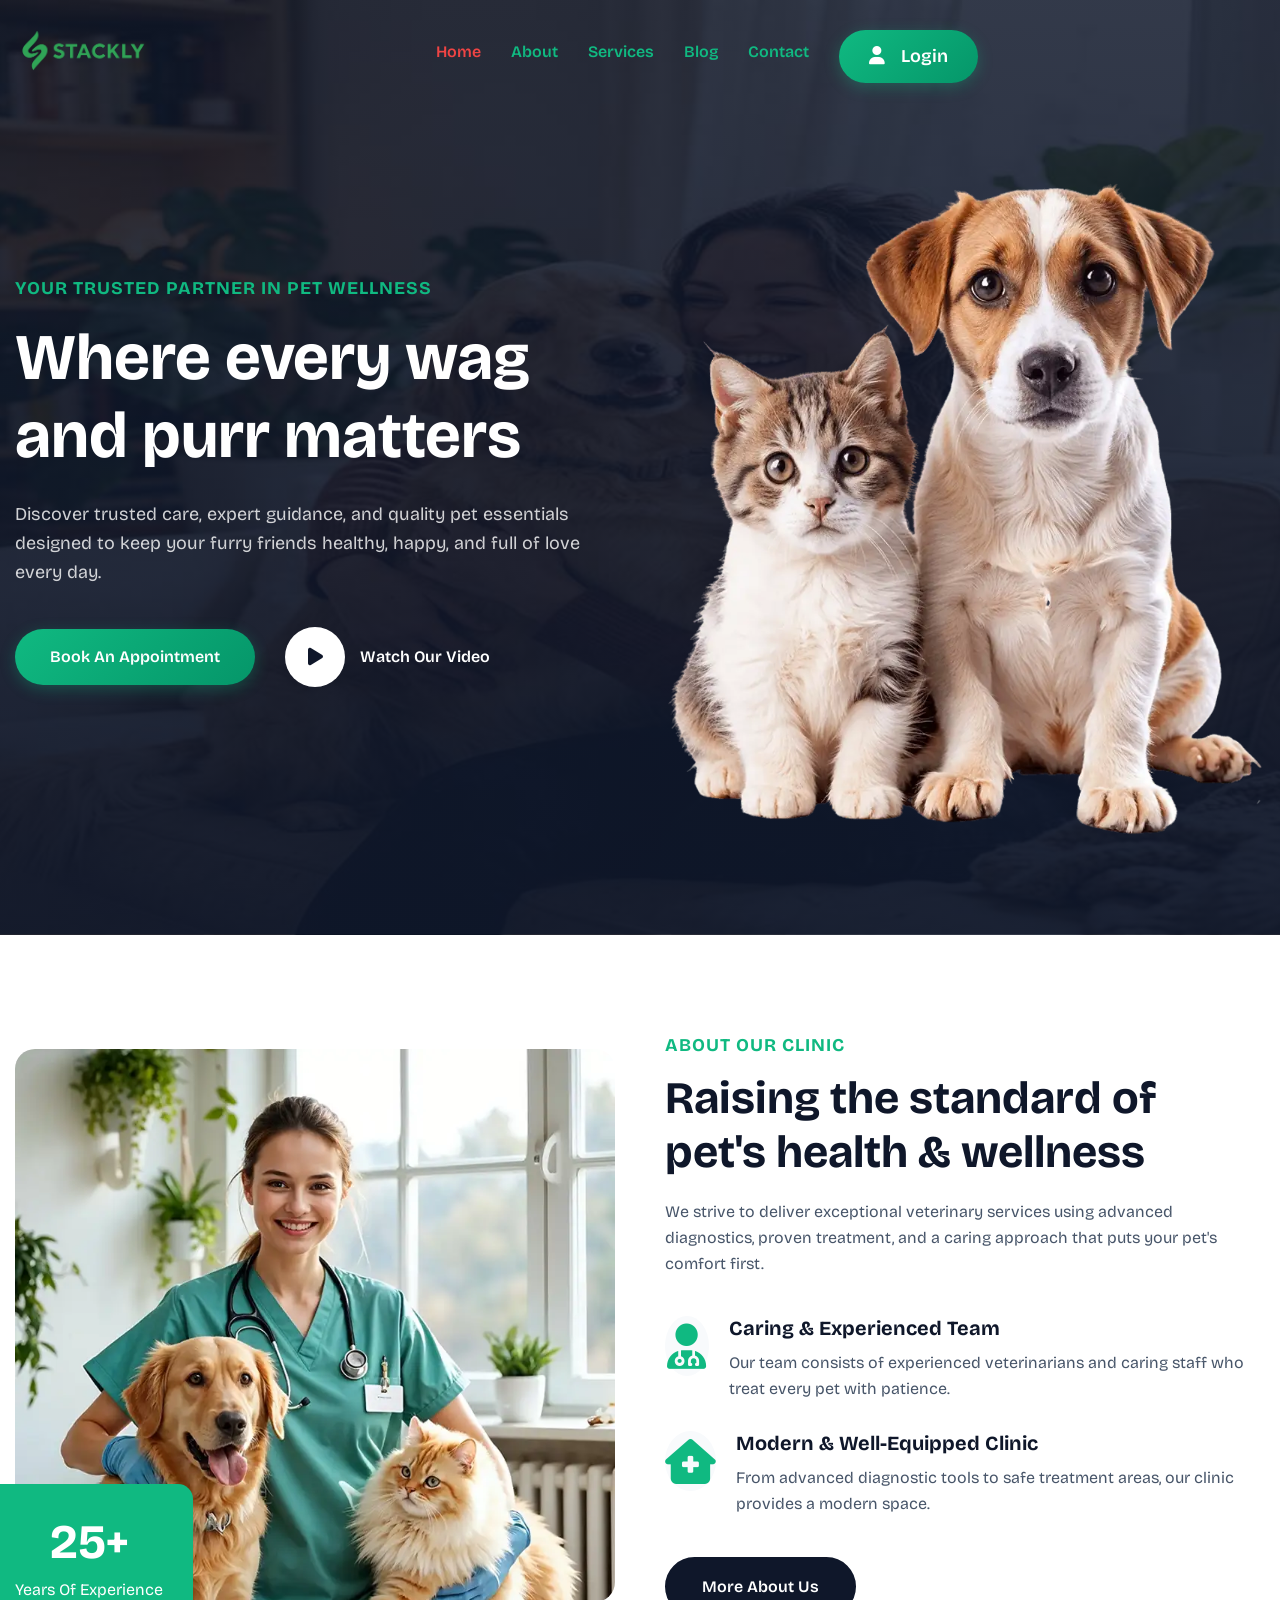
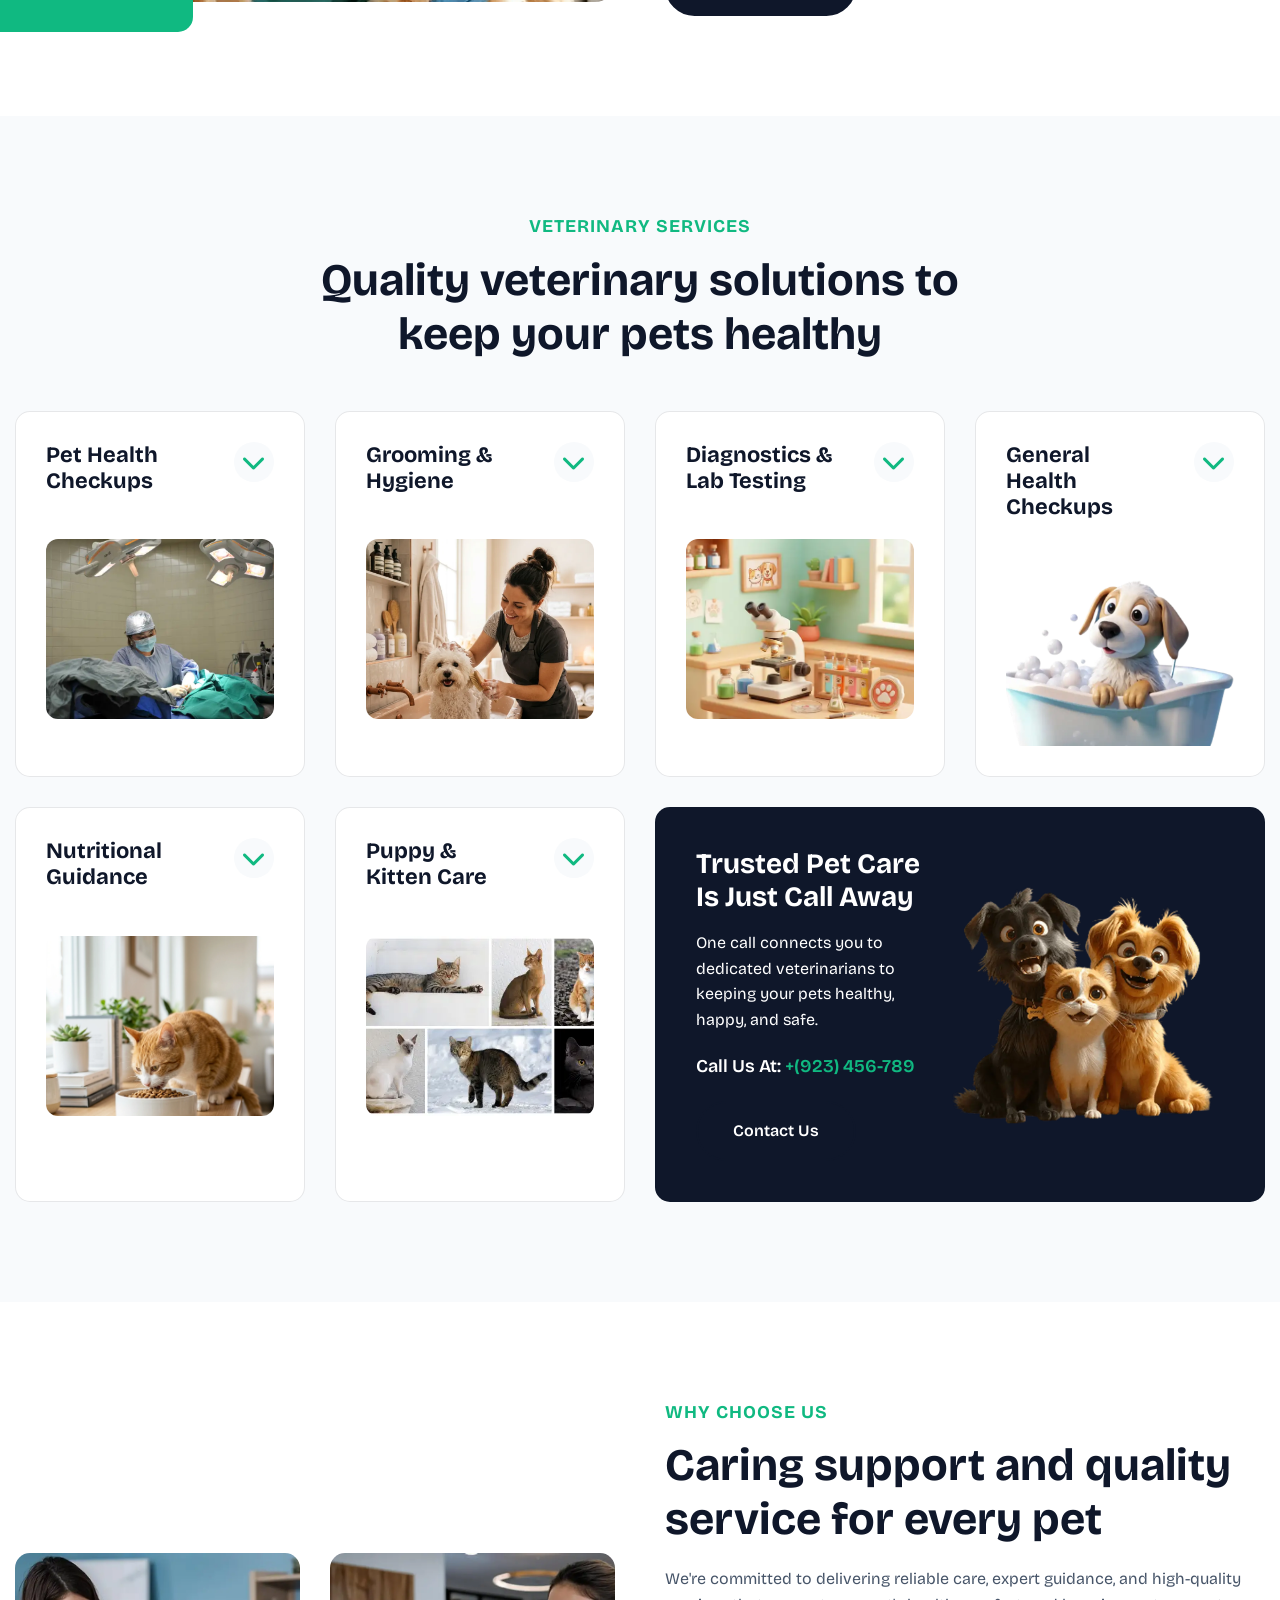
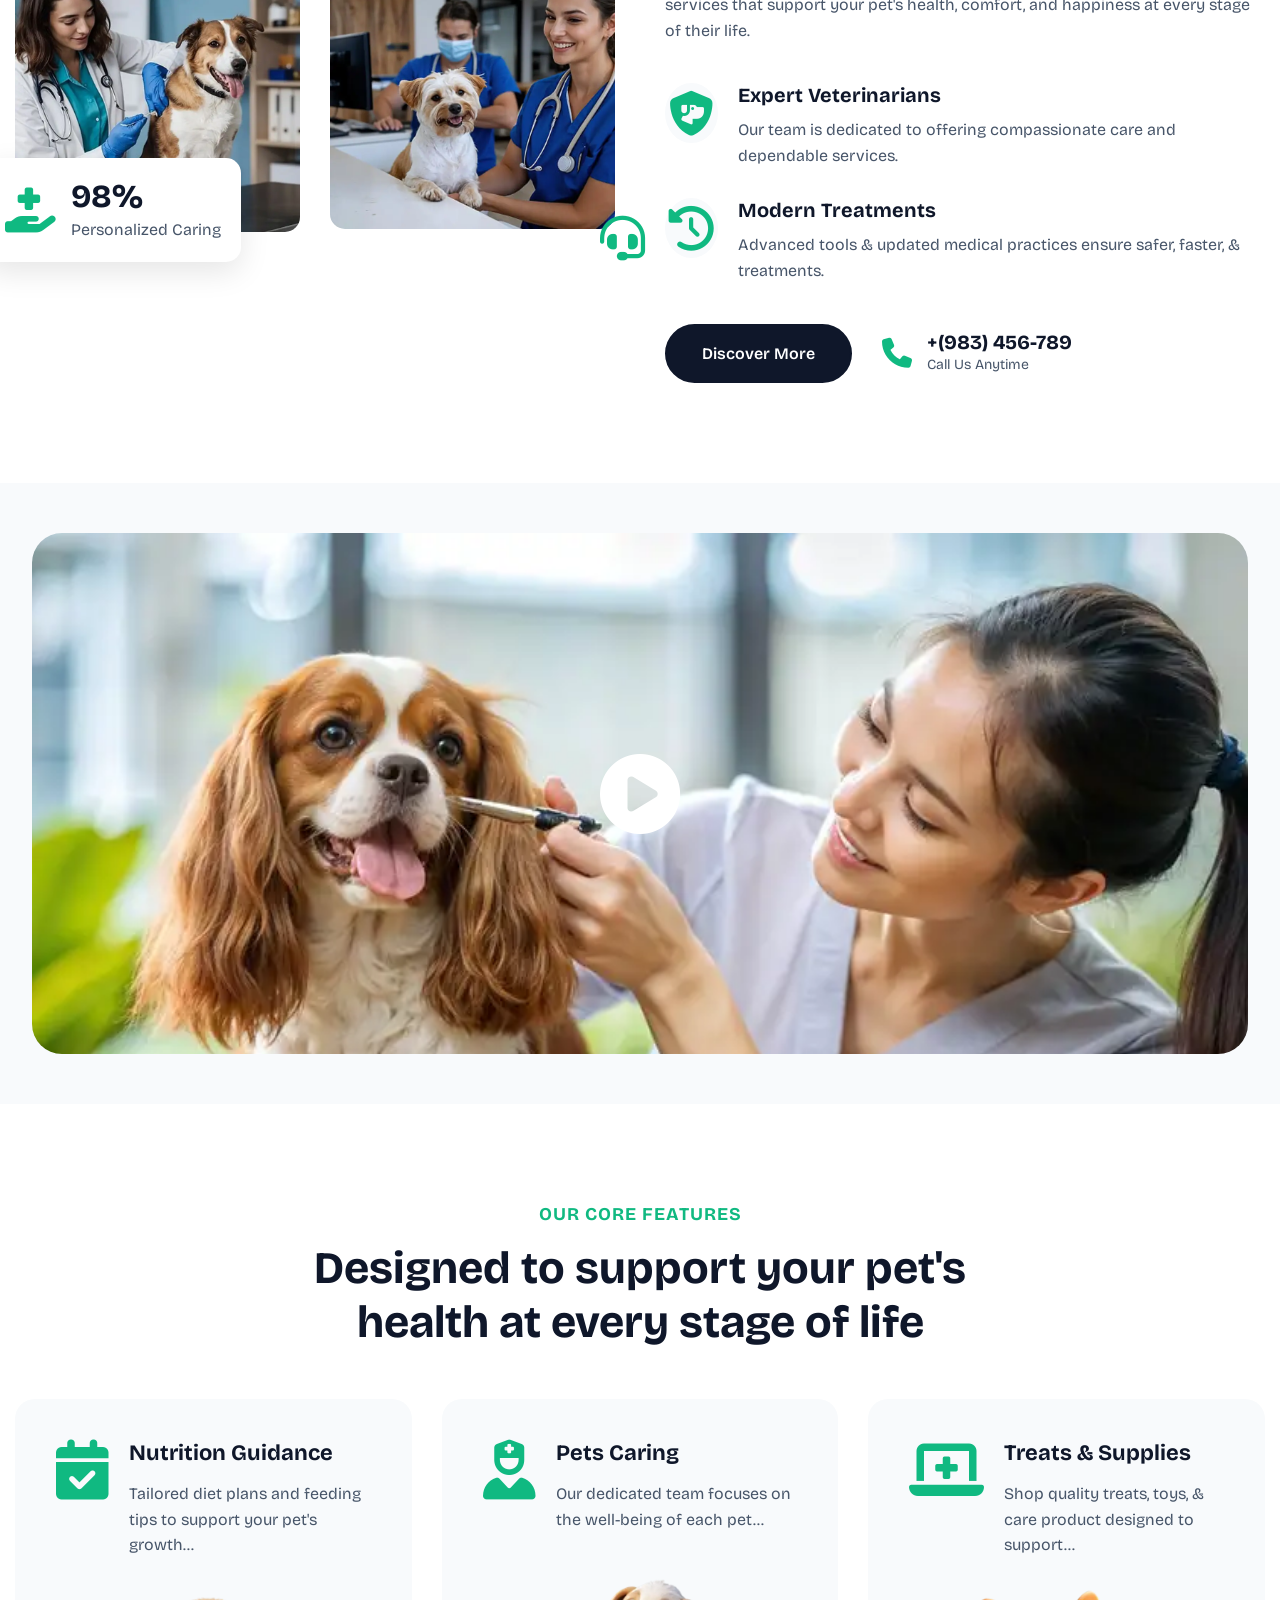
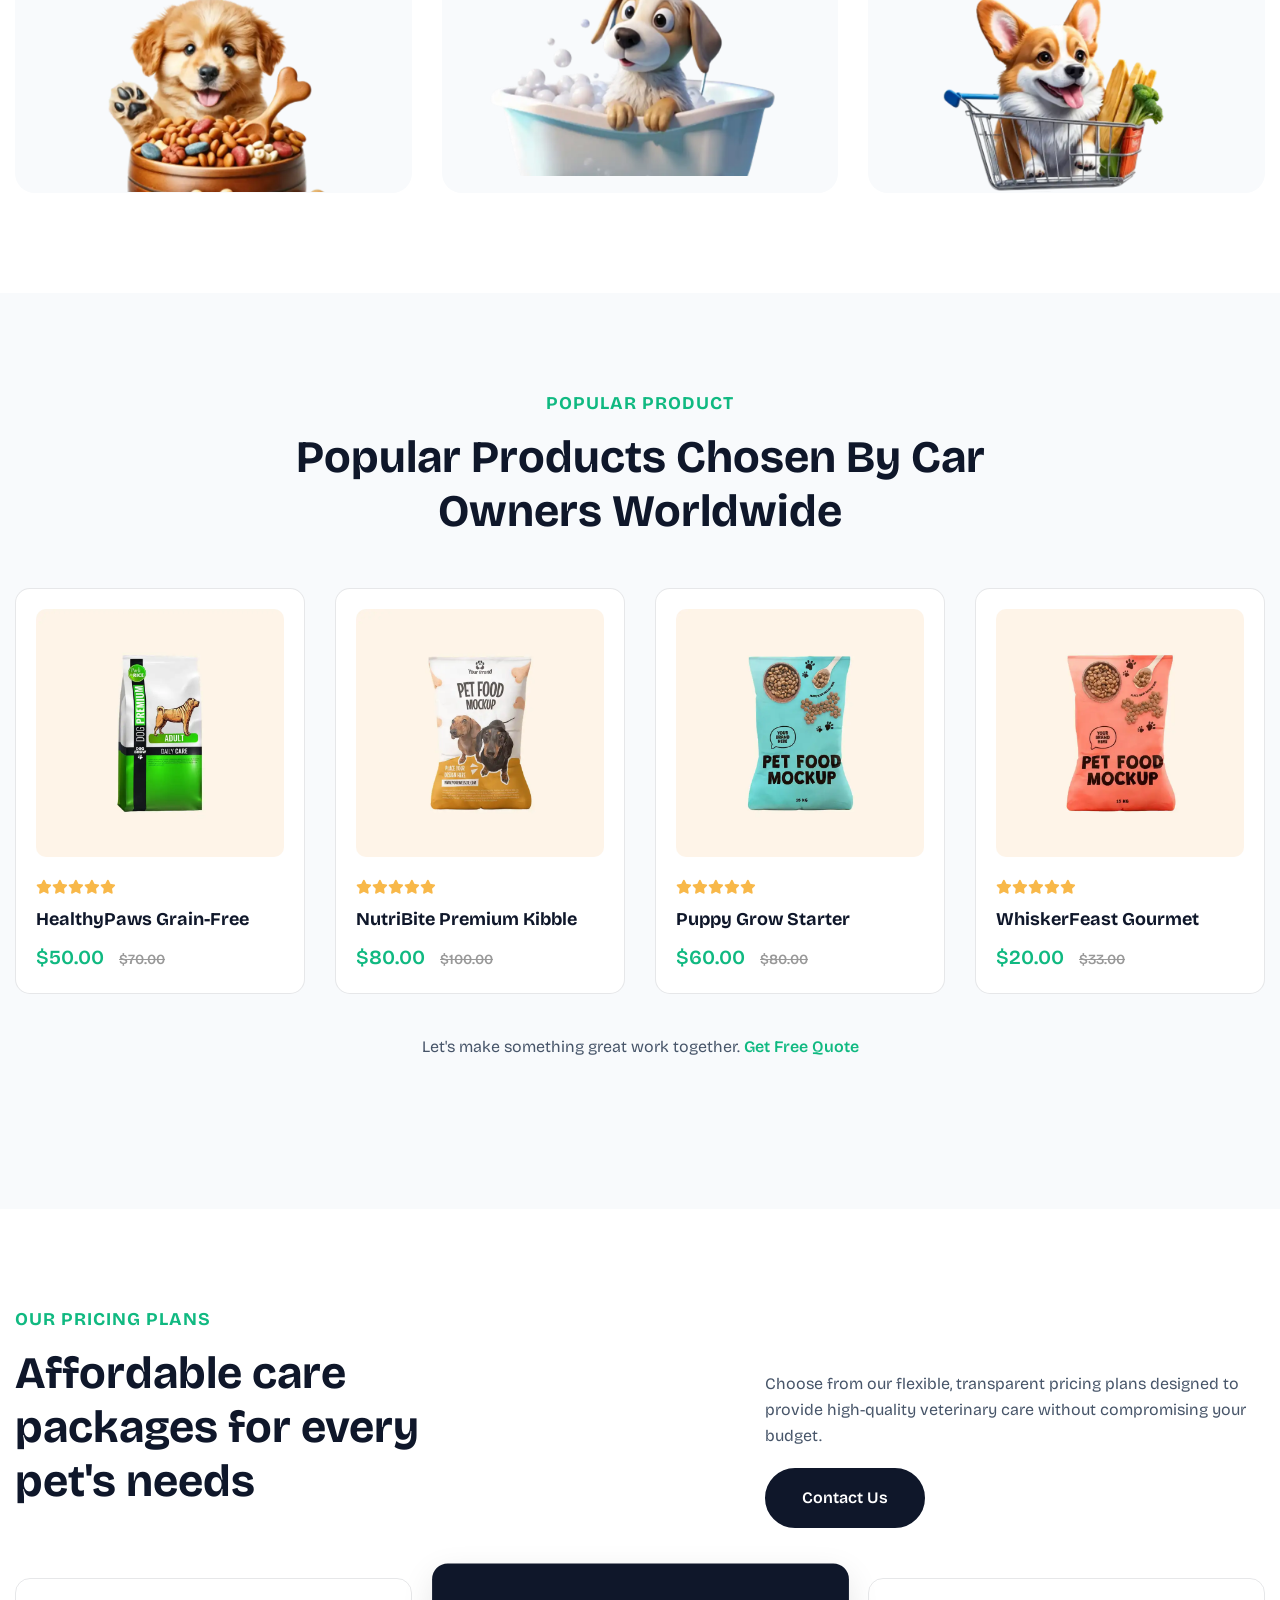
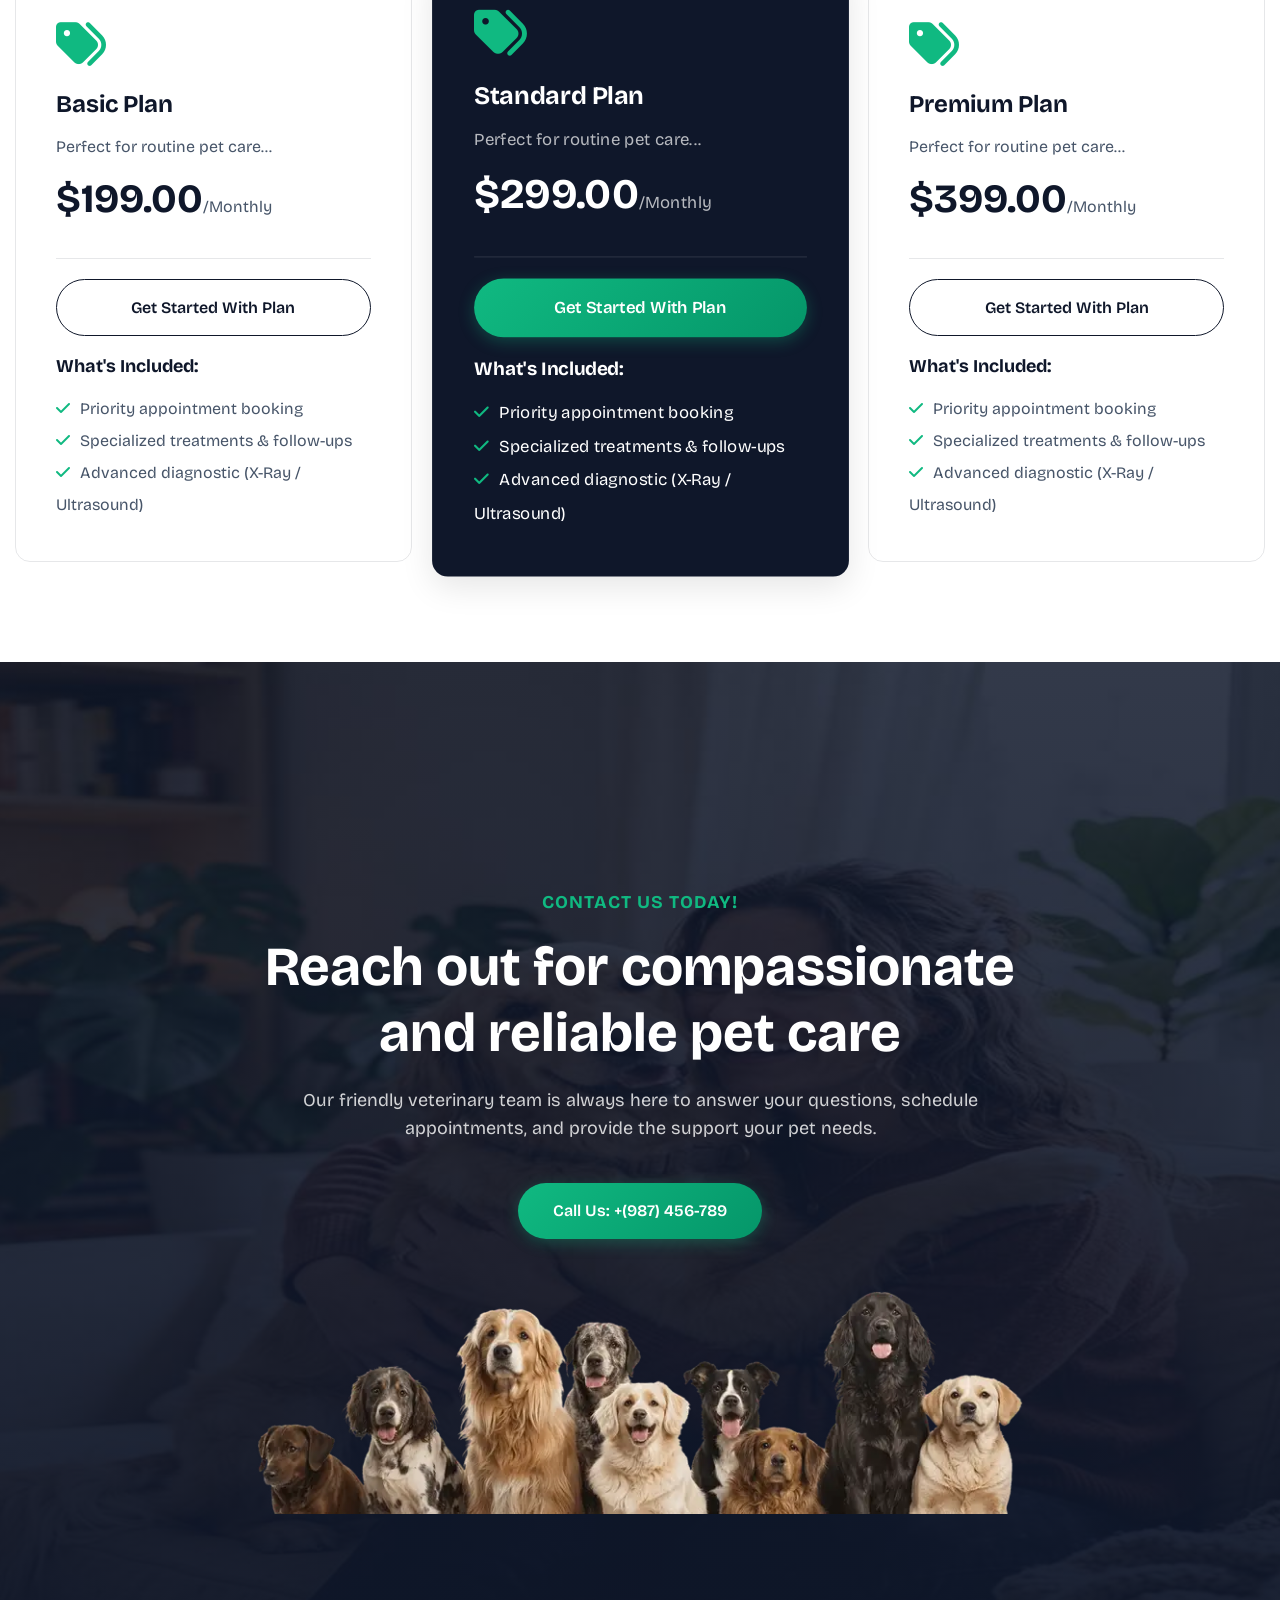
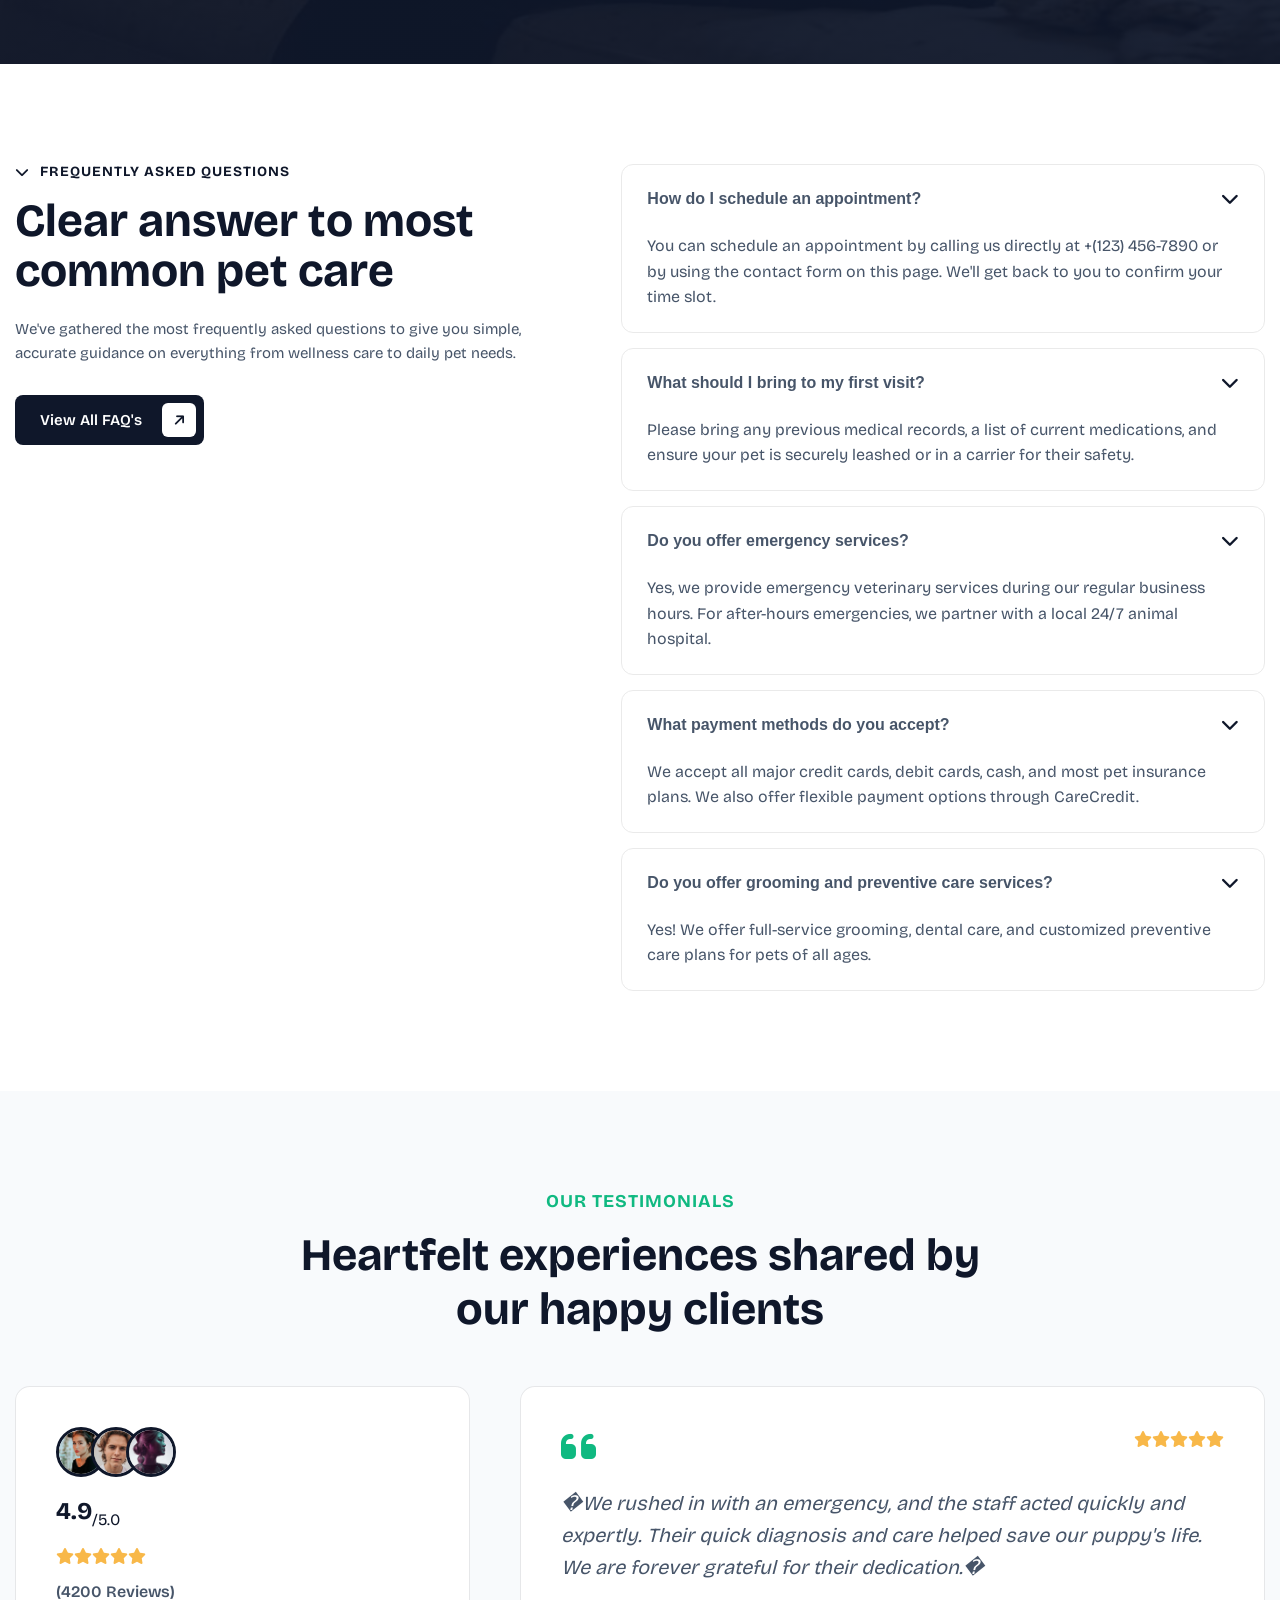
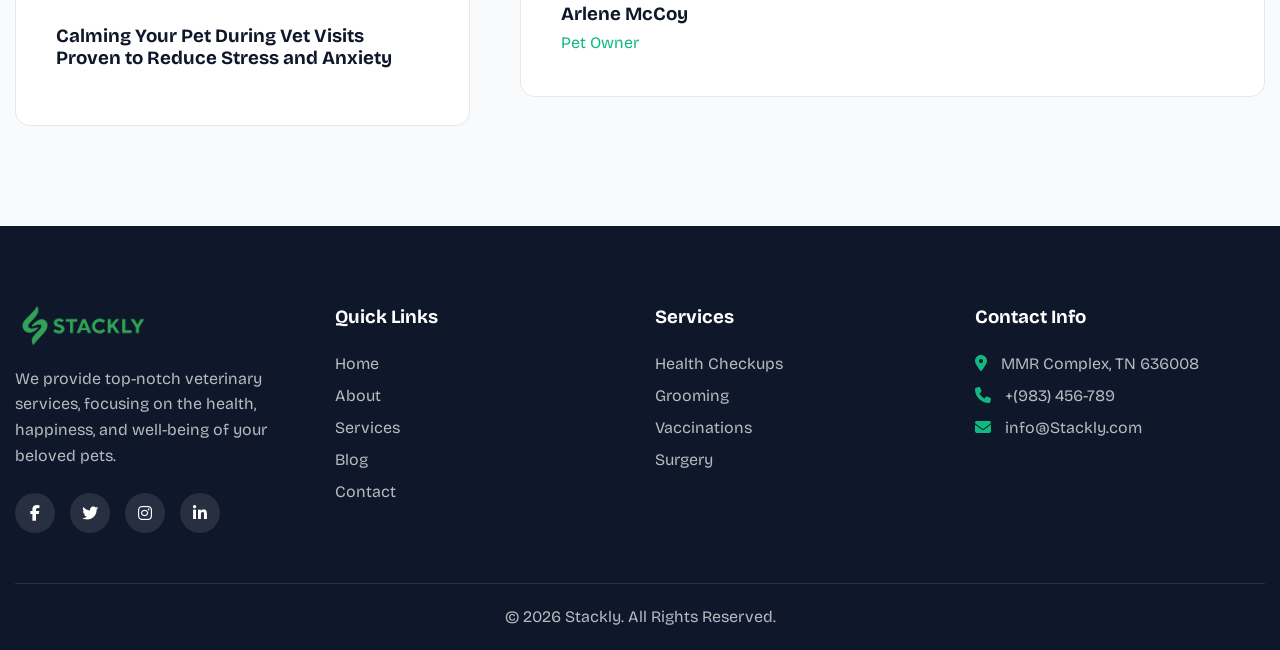
<file: index.html>
<!DOCTYPE html>
<html lang="en">
<head>
    <meta charset="UTF-8">
    <meta name="viewport" content="width=device-width, initial-scale=1.0">
    <title>Stackly - Veterinary & Pet Care Clinic</title>
    <!-- Google Fonts -->
    <link rel="preconnect" href="https://fonts.googleapis.com">
    <link rel="preconnect" href="https://fonts.gstatic.com" crossorigin>
    <link href="https://fonts.googleapis.com/css2?family=Bricolage+Grotesque:opsz,wght@12..96,200..800&display=swap" rel="stylesheet">
    <!-- Font Awesome -->
    <link rel="stylesheet" href="https://cdnjs.cloudflare.com/ajax/libs/font-awesome/6.4.0/css/all.min.css">
    <!-- Custom CSS -->
    <link rel="stylesheet" href="css/style.css">
    <link href="https://unpkg.com/aos@2.3.1/dist/aos.css" rel="stylesheet">
</head>
<body>
    <!-- Header Start -->
    <header class="main-header">
        <div class="container header-container">
            <!-- Logo -->
            <a href="index.html" class="logo">
                <img src="images/logo_0045.webp" alt="Stackly Logo">
            </a>

            <!-- Navigation -->
            <nav class="main-nav">
                <ul class="nav-menu">
                    <li><a href="index.html" class="active">Home</a></li>
                    <li><a href="about.html">About</a></li>
                    <li><a href="services.html">Services</a></li>
                    <li><a href="blog.html">Blog</a></li>
                    
                    <li><a href="contact.html">Contact</a></li>
                      <li class="mobile-login" style="text-align: center; margin-top: 10px;"><a href="login.html" class="btn btn-highlighted" style="color: white !important; display: inline-flex !important; align-items: center; padding: 12px 30px !important; font-size: 18px !important; border-radius: 50px !important;"><i class="fa-solid fa-user" style="margin-right: 8px;"></i>Login</a></li>
                  </ul>
              </nav>

            <!-- Header Action -->
            <div class="header-action">
                <button class="mobile-toggle"><i class="fa-solid fa-bars"></i></button>
            </div>
        </div>
    </header>
    <!-- Header End -->
</head>

    <!-- Hero Section Start -->
    <section class="hero dark-section parallaxie hero-animated">
        <div class="container hero-container">
            <div class="hero-content">
                <div class="section-title">
                    <h3 class="subtitle" data-aos="fade-up" data-aos-duration="1000">Your Trusted Partner in Pet Wellness</h3>
                    <h1 class="smoky-text" data-aos-duration="1000" data-aos-delay="200">Where every wag and purr matters</h1>
                    <p data-aos="fade-up" data-aos-duration="1000" data-aos-delay="400">Discover trusted care, expert guidance, and quality pet essentials designed to keep your furry friends healthy, happy, and full of love every day.</p>
                </div>
                
                <div class="hero-actions" data-aos="zoom-in" data-aos-duration="1000" data-aos-delay="600">
                    <a href="404.html" class="btn btn-highlighted">Book An Appointment</a>
                    <div class="video-play">
                        <a href="404.html" class="play-btn"><i class="fa-solid fa-play"></i></a>
                        <span>Watch Our Video</span>
                    </div>
                </div>


            </div>
            <div class="hero-image" data-aos="fade-left" data-aos-duration="1200" data-aos-delay="800">
                <img src="images/hero-image.webp" alt="Hero Pet Image" class="continuous-float">
            </div>
        </div>
    </section>
    <!-- Hero Section End -->

    <!-- About Us Section Start -->
    <section class="about-us" data-aos="fade-up">
        <div class="container about-container">
            <div class="about-image-box img-zoom-hover" data-aos="slide-right">
                <div class="about-image">
                    <img src="images/about-us-image.webp" alt="About Us">
                </div>
                <div class="experience-box">
                    <h2 data-aos="fade-up">25+</h2>
                    <p>Years Of Experience</p>
                </div>

            </div>
            <div class="about-content" data-aos="slide-left">
                <div class="section-title">
                    <h3 class="subtitle-dark">About Our Clinic</h3>
                    <h2 class="title-dark" data-aos="fade-up">Raising the standard of pet's health & wellness</h2>
                    <p>We strive to deliver exceptional veterinary services using advanced diagnostics, proven treatment, and a caring approach that puts your pet's comfort first.</p>
                </div>
                
                <div class="about-body">
                    <div class="about-item">
                        <div class="icon">
                            <i class="fa-solid fa-user-doctor" style="font-size: 45px; color: var(--accent-color);"></i>
                        </div>
                        <div class="text">
                            <h3>Caring & Experienced Team</h3>
                            <p>Our team consists of experienced veterinarians and caring staff who treat every pet with patience.</p>
                        </div>
                    </div>
                    <div class="about-item">
                        <div class="icon">
                            <i class="fa-solid fa-house-medical" style="font-size: 45px; color: var(--accent-color);"></i>
                        </div>
                        <div class="text">
                            <h3>Modern & Well-Equipped Clinic</h3>
                            <p>From advanced diagnostic tools to safe treatment areas, our clinic provides a modern space.</p>
                        </div>
                    </div>
                </div>

                <div class="about-footer">
                    <a href="about.html" class="btn btn-dark">More About Us</a>
                </div>
            </div>
        </div>
    </section>
    <!-- About Us Section End -->

    <!-- Services Section Start -->
    <section class="services bg-section" data-aos="fade-up">
        <div class="container">
            <div class="section-title text-center">
                <h3 class="subtitle-dark">Veterinary Services</h3>
                <h2 class="title-dark" data-aos="fade-up">Quality veterinary solutions to keep your pets healthy</h2>
            </div>
            
            <div class="services-grid">
                <!-- Service 1 -->
                <div class="service-card" data-aos="fade-up">
                    <div class="service-header">
                        <h3>Pet Health Checkups</h3>
                        <a href="404.html" class="service-link"><i class="fa-solid fa-chevron-down" style="font-size: 24px; color: var(--accent-color);"></i></a>
                    </div>
                    <div class="service-image" style="margin-top: 20px; border-radius: 12px; overflow: hidden; height: 180px;"><img src="images/pet_surgery.webp" alt="Pet Health Checkups" style="width: 100%; height: 100%; object-fit: cover; object-position: center top;"></div>
                </div>
                <!-- Service 2 -->
                <div class="service-card" data-aos="fade-up">
                    <div class="service-header">
                        <h3>Grooming & Hygiene</h3>
                        <a href="404.html" class="service-link"><i class="fa-solid fa-chevron-down" style="font-size: 24px; color: var(--accent-color);"></i></a>
                    </div>
                    <div class="service-image" style="margin-top: 20px; border-radius: 12px; overflow: hidden; height: 180px;"><img src="images/grooming.webp" alt="Grooming & Hygiene" style="width: 100%; height: 100%; object-fit: cover; object-position: center top;"></div>
                </div>
                <!-- Service 3 -->
                <div class="service-card" data-aos="fade-up">
                    <div class="service-header">
                        <h3>Diagnostics & Lab Testing</h3>
                        <a href="404.html" class="service-link"><i class="fa-solid fa-chevron-down" style="font-size: 24px; color: var(--accent-color);"></i></a>
                    </div>
                    <div class="service-image" style="margin-top: 20px; border-radius: 12px; overflow: hidden; height: 180px;"><img src="images/diagnostics_lab.webp" alt="Diagnostics & Lab Testing" style="width: 100%; height: 100%; object-fit: cover; object-position: center top;"></div>
                </div>
                <!-- Service 4 -->
                <div class="service-card" data-aos="fade-up">
                    <div class="service-header">
                        <h3>General Health Checkups</h3>
                        <a href="404.html" class="service-link"><i class="fa-solid fa-chevron-down" style="font-size: 24px; color: var(--accent-color);"></i></a>
                    </div>
                    <div class="service-image" style="margin-top: 20px; border-radius: 12px; overflow: hidden; height: 180px;"><img src="images/feature-item-image-2.webp" alt="General Health Checkups" style="width: 100%; height: 100%; object-fit: cover; object-position: center top;"></div>
                </div>
                <!-- Service 5 -->
                <div class="service-card" data-aos="fade-up">
                    <div class="service-header">
                        <h3>Nutritional Guidance</h3>
                        <a href="404.html" class="service-link"><i class="fa-solid fa-chevron-down" style="font-size: 24px; color: var(--accent-color);"></i></a>
                    </div>
                    <div class="service-image" style="margin-top: 20px; border-radius: 12px; overflow: hidden; height: 180px;"><img src="images/cat_nutrition.webp" alt="Nutritional Guidance" style="width: 100%; height: 100%; object-fit: cover; object-position: center top;"></div>
                </div>
                <!-- Service 6 -->
                <div class="service-card" data-aos="fade-up">
                    <div class="service-header">
                        <h3>Puppy & Kitten Care</h3>
                        <a href="404.html" class="service-link"><i class="fa-solid fa-chevron-down" style="font-size: 24px; color: var(--accent-color);"></i></a>
                    </div>
                    <div class="service-image" style="margin-top: 20px; border-radius: 12px; overflow: hidden; height: 180px;"><img src="images/puppy_kitten_care.webp" alt="Puppy & Kitten Care" style="width: 100%; height: 100%; object-fit: cover; object-position: center top;"></div>
                </div>
                
                <!-- Service CTA -->
                <div class="service-card cta-card" data-aos="fade-up">
                    <div class="cta-content">
                        <h3>Trusted Pet Care Is Just Call Away</h3>
                        <p>One call connects you to dedicated veterinarians to keeping your pets healthy, happy, and safe.</p>
                        <p class="phone">Call Us At: <a href="tel:123456789">+(923) 456-789</a></p>
                        <a href="404.html" class="btn btn-dark">Contact Us</a>
                    </div>
                    <div class="cta-image">
                        <img src="images/service-cta-image.webp" alt="CTA Image">
                    </div>
                </div>
            </div>
        </div>
    </section>
    <!-- Services Section End -->

    <!-- Why Choose Us Section Start -->
    <section class="why-choose-us" data-aos="fade-up">
        <div class="container about-container">
            <div class="why-choose-image-box">
                <div class="image-1">
                    <img src="images/why-choose-us-image-1.webp" alt="Why Choose Us 1">
                    <div class="personalized-caring">
                        <i class="fa-solid fa-hand-holding-medical" style="font-size: 45px; color: var(--accent-color);"></i>
                        <div>
                            <h2 data-aos="fade-up">98%</h2>
                            <p>Personalized Caring</p>
                        </div>
                    </div>
                </div>
                <div class="image-2">
                    <img src="images/why-choose-us-image-2.webp" alt="Why Choose Us 2">
                    <a href="404.html" class="contact-circle">
                        <i class="fa-solid fa-headset" style="font-size: 45px; color: var(--accent-color);"></i>
                    </a>
                </div>
            </div>
            <div class="about-content" data-aos="slide-left">
                <div class="section-title">
                    <h3 class="subtitle-dark">Why Choose Us</h3>
                    <h2 class="title-dark" data-aos="fade-up">Caring support and quality service for every pet</h2>
                    <p>We're committed to delivering reliable care, expert guidance, and high-quality services that support your pet's health, comfort, and happiness at every stage of their life.</p>
                </div>
                
                <div class="about-body">
                    <div class="about-item">
                        <div class="icon">
                            <i class="fa-solid fa-shield-dog" style="font-size: 45px; color: var(--accent-color);"></i>
                        </div>
                        <div class="text">
                            <h3>Expert Veterinarians</h3>
                            <p>Our team is dedicated to offering compassionate care and dependable services.</p>
                        </div>
                    </div>
                    <div class="about-item">
                        <div class="icon">
                            <i class="fa-solid fa-clock-rotate-left" style="font-size: 45px; color: var(--accent-color);"></i>
                        </div>
                        <div class="text">
                            <h3>Modern Treatments</h3>
                            <p>Advanced tools & updated medical practices ensure safer, faster, & treatments.</p>
                        </div>
                    </div>
                </div>

                <div class="why-choose-footer">
                    <a href="404.html" class="btn btn-dark">Discover More</a>
                    <div class="contact-info">
                        <i class="fa-solid fa-phone" style="font-size: 30px; color: var(--accent-color);"></i>
                        <div>
                            <h3>+(983) 456-789</h3>
                            <p>Call Us Anytime</p>
                        </div>
                    </div>
                </div>
            </div>
        </div>
    </section>
    <!-- Why Choose Us Section End -->

    <!-- Intro Video Section Start -->
    <section class="intro-video bg-section" data-aos="fade-up">
        <div class="container-fluid video-container">
            <div class="video-box">
                <img src="images/intro-video-image.webp" alt="Video Background" class="video-bg">
                <a href="404.html" class="video-play-circle">
                    <i class="fa-solid fa-circle-play" style="font-size: 80px; color: #fff;"></i>
                </a>
            </div>
        </div>
    </section>
    <!-- Intro Video Section End -->

    <!-- Features Section Start -->
    <section class="features" data-aos="fade-up">
        <div class="container">
            <div class="section-title text-center">
                <h3 class="subtitle-dark">Our Core Features</h3>
                <h2 class="title-dark" data-aos="fade-up">Designed to support your pet's health at every stage of life</h2>
            </div>
            
            <div class="features-grid">
                <div class="feature-item" data-aos="fade-up">
                    <div class="feature-header">
                        <div class="icon"><i class="fa-solid fa-calendar-check" style="font-size: 60px; color: var(--accent-color);"></i></div>
                        <div class="content">
                            <h3>Nutrition Guidance</h3>
                            <p>Tailored diet plans and feeding tips to support your pet's growth...</p>
                        </div>
                    </div>
                    <div class="feature-image">
                        <img src="images/feature-item-image-1.webp" alt="Feature">
                    </div>
                </div>
                <div class="feature-item" data-aos="fade-up">
                    <div class="feature-header">
                        <div class="icon"><i class="fa-solid fa-user-nurse" style="font-size: 60px; color: var(--accent-color);"></i></div>
                        <div class="content">
                            <h3>Pets Caring</h3>
                            <p>Our dedicated team focuses on the well-being of each pet...</p>
                        </div>
                    </div>
                    <div class="feature-image">
                        <img src="images/feature-item-image-2.webp" alt="Feature">
                    </div>
                </div>
                <div class="feature-item" data-aos="fade-up">
                    <div class="feature-header">
                        <div class="icon"><i class="fa-solid fa-laptop-medical" style="font-size: 60px; color: var(--accent-color);"></i></div>
                        <div class="content">
                            <h3>Treats & Supplies</h3>
                            <p>Shop quality treats, toys, & care product designed to support...</p>
                        </div>
                    </div>
                    <div class="feature-image">
                        <img src="images/feature-item-image-3.webp" alt="Feature">
                    </div>
                </div>
            </div>
        </div>
    </section>
    <!-- Features Section End -->

    <!-- Popular Product Section Start -->
    <section class="our-product bg-section" data-aos="fade-up">
        <div class="container">
            <div class="section-title text-center">
                <h3 class="subtitle-dark">Popular Product</h3>
                <h2 class="title-dark" data-aos="fade-up">Popular Products Chosen By Car Owners Worldwide</h2>
            </div>
            
            <div class="product-grid">
                <!-- Product 1 -->
                <div class="product-item">
                    <div class="product-img">
                        <img src="images/product-image-1.webp" alt="Product">
                    </div>
                    <div class="product-content">
                        <div class="stars">
                            <i class="fa-solid fa-star"></i><i class="fa-solid fa-star"></i><i class="fa-solid fa-star"></i><i class="fa-solid fa-star"></i><i class="fa-solid fa-star"></i>
                        </div>
                        <h3>HealthyPaws Grain-Free</h3>
                        <p>$50.00 <span>$70.00</span></p>
                    </div>
                </div>
                <!-- Product 2 -->
                <div class="product-item">
                    <div class="product-img">
                        <img src="images/product-image-2.webp" alt="Product">
                    </div>
                    <div class="product-content">
                        <div class="stars">
                            <i class="fa-solid fa-star"></i><i class="fa-solid fa-star"></i><i class="fa-solid fa-star"></i><i class="fa-solid fa-star"></i><i class="fa-solid fa-star"></i>
                        </div>
                        <h3>NutriBite Premium Kibble</h3>
                        <p>$80.00 <span>$100.00</span></p>
                    </div>
                </div>
                <!-- Product 3 -->
                <div class="product-item">
                    <div class="product-img">
                        <img src="images/product-image-3.webp" alt="Product">
                    </div>
                    <div class="product-content">
                        <div class="stars">
                            <i class="fa-solid fa-star"></i><i class="fa-solid fa-star"></i><i class="fa-solid fa-star"></i><i class="fa-solid fa-star"></i><i class="fa-solid fa-star"></i>
                        </div>
                        <h3>Puppy Grow Starter</h3>
                        <p>$60.00 <span>$80.00</span></p>
                    </div>
                </div>
                <!-- Product 4 -->
                <div class="product-item">
                    <div class="product-img">
                        <img src="images/product-image-4.webp" alt="Product">
                    </div>
                    <div class="product-content">
                        <div class="stars">
                            <i class="fa-solid fa-star"></i><i class="fa-solid fa-star"></i><i class="fa-solid fa-star"></i><i class="fa-solid fa-star"></i><i class="fa-solid fa-star"></i>
                        </div>
                        <h3>WhiskerFeast Gourmet</h3>
                        <p>$20.00 <span>$33.00</span></p>
                    </div>
                </div>
            </div>
            
            <div class="product-footer text-center" style="margin-top: 40px;">
                <p>Let's make something great work together. <a href="404.html" style="color: var(--accent-color); font-weight: 600;">Get Free Quote</a></p>
            </div>
        </div>
    </section>
    <!-- Popular Product Section End -->

    <!-- Pricing Section Start -->
    <section class="our-pricing" data-aos="fade-up" style="padding: 100px 0;">
        <div class="container">
            <div class="pricing-header-row" style="display: flex; justify-content: space-between; align-items: flex-end; margin-bottom: 50px;">
                <div class="section-title" style="flex: 1; max-width: 500px;">
                    <h3 class="subtitle-dark">Our Pricing Plans</h3>
                    <h2 class="title-dark" data-aos="fade-up">Affordable care packages for every pet's needs</h2>
                </div>
                <div class="pricing-header-content" style="flex: 1; max-width: 500px;">
                    <p style="margin-bottom: 20px;">Choose from our flexible, transparent pricing plans designed to provide high-quality veterinary care without compromising your budget.</p>
                    <a href="404.html" class="btn btn-dark">Contact Us</a>
                </div>
            </div>
            
            <div class="pricing-grid" style="display: grid; grid-template-columns: repeat(3, 1fr); gap: 30px;">
                <!-- Plan 1 -->
                <div class="pricing-card" style="border: 1px solid var(--divider-color); border-radius: 15px; padding: 40px;">
                    <div class="pricing-card-header" style="border-bottom: 1px solid var(--divider-color); padding-bottom: 20px; margin-bottom: 20px;">
                        <div class="icon" style="margin-bottom: 20px;"><i class="fa-solid fa-tags" style="font-size: 50px; color: var(--accent-color);"></i></div>
                        <h3 style="font-size: 24px;">Basic Plan</h3>
                        <p>Perfect for routine pet care...</p>
                        <h2 style="font-size: 40px; margin-top: 15px;" data-aos="fade-up">$199.00<span style="font-size: 16px; color: var(--text-color); font-weight: 400;">/Monthly</span></h2>
                    </div>
                    <div class="pricing-card-body">
                        <a href="404.html" class="btn btn-outline" style="width: 100%; border: 1px solid var(--primary-color); margin-bottom: 20px; color: var(--primary-color);">Get Started With Plan</a>
                        <h4 style="font-size: 18px; margin-bottom: 15px;">What's Included:</h4>
                        <ul style="line-height: 2;">
                            <li><i class="fa-solid fa-check" style="color: var(--accent-color); margin-right: 10px;"></i>Priority appointment booking</li>
                            <li><i class="fa-solid fa-check" style="color: var(--accent-color); margin-right: 10px;"></i>Specialized treatments & follow-ups</li>
                            <li><i class="fa-solid fa-check" style="color: var(--accent-color); margin-right: 10px;"></i>Advanced diagnostic (X-Ray / Ultrasound)</li>
                        </ul>
                    </div>
                </div>
                <!-- Plan 2 -->
                <div class="pricing-card highlighted" style="background-color: var(--primary-color); color: var(--white-color); border-radius: 15px; padding: 40px; transform: scale(1.05); box-shadow: 0 10px 30px rgba(0,0,0,0.1);">
                    <div class="pricing-card-header" style="border-bottom: 1px solid var(--dark-divider-color); padding-bottom: 20px; margin-bottom: 20px;">
                        <div class="icon" style="margin-bottom: 20px;"><i class="fa-solid fa-tags" style="font-size: 50px; color: var(--accent-color);"></i></div>
                        <h3 style="font-size: 24px; color: var(--white-color);">Standard Plan</h3>
                        <p style="color: rgba(255,255,255,0.7);">Perfect for routine pet care...</p>
                        <h2 style="font-size: 40px; margin-top: 15px; color: var(--white-color);" data-aos="fade-up">$299.00<span style="font-size: 16px; font-weight: 400; color: rgba(255,255,255,0.7);">/Monthly</span></h2>
                    </div>
                    <div class="pricing-card-body">
                        <a href="404.html" class="btn btn-highlighted" style="width: 100%; margin-bottom: 20px;">Get Started With Plan</a>
                        <h4 style="font-size: 18px; margin-bottom: 15px; color: var(--white-color);">What's Included:</h4>
                        <ul style="line-height: 2;">
                            <li><i class="fa-solid fa-check" style="color: var(--accent-color); margin-right: 10px;"></i>Priority appointment booking</li>
                            <li><i class="fa-solid fa-check" style="color: var(--accent-color); margin-right: 10px;"></i>Specialized treatments & follow-ups</li>
                            <li><i class="fa-solid fa-check" style="color: var(--accent-color); margin-right: 10px;"></i>Advanced diagnostic (X-Ray / Ultrasound)</li>
                        </ul>
                    </div>
                </div>
                <!-- Plan 3 -->
                <div class="pricing-card" style="border: 1px solid var(--divider-color); border-radius: 15px; padding: 40px;">
                    <div class="pricing-card-header" style="border-bottom: 1px solid var(--divider-color); padding-bottom: 20px; margin-bottom: 20px;">
                        <div class="icon" style="margin-bottom: 20px;"><i class="fa-solid fa-tags" style="font-size: 50px; color: var(--accent-color);"></i></div>
                        <h3 style="font-size: 24px;">Premium Plan</h3>
                        <p>Perfect for routine pet care...</p>
                        <h2 style="font-size: 40px; margin-top: 15px;" data-aos="fade-up">$399.00<span style="font-size: 16px; color: var(--text-color); font-weight: 400;">/Monthly</span></h2>
                    </div>
                    <div class="pricing-card-body">
                        <a href="404.html" class="btn btn-outline" style="width: 100%; border: 1px solid var(--primary-color); margin-bottom: 20px; color: var(--primary-color);">Get Started With Plan</a>
                        <h4 style="font-size: 18px; margin-bottom: 15px;">What's Included:</h4>
                        <ul style="line-height: 2;">
                            <li><i class="fa-solid fa-check" style="color: var(--accent-color); margin-right: 10px;"></i>Priority appointment booking</li>
                            <li><i class="fa-solid fa-check" style="color: var(--accent-color); margin-right: 10px;"></i>Specialized treatments & follow-ups</li>
                            <li><i class="fa-solid fa-check" style="color: var(--accent-color); margin-right: 10px;"></i>Advanced diagnostic (X-Ray / Ultrasound)</li>
                        </ul>
                    </div>
                </div>
            </div>
        </div>
    </section>
    <!-- Pricing Section End -->

    <!-- CTA Section Start -->
    <section class="cta-box hero" data-aos="fade-up">
        <div class="container text-center" style="max-width: 800px; padding-top: 50px;">
            <h3 class="subtitle" style="color: var(--accent-color); text-transform: uppercase; letter-spacing: 1px; margin-bottom: 20px; font-size: 18px;">Contact Us Today!</h3>
            <h1 style="color: var(--white-color); font-size: 55px; margin-bottom: 20px;">Reach out for compassionate and reliable pet care</h1>
            <p style="color: rgba(255,255,255,0.8); font-size: 18px; margin: 0 auto 40px;">Our friendly veterinary team is always here to answer your questions, schedule appointments, and provide the support your pet needs.</p>
            <a href="tel:123456789" class="btn btn-highlighted">Call Us: +(987) 456-789</a>
            <div class="cta-image" style="margin-top: 50px;">
                <img src="images/cta-box-image.webp" alt="CTA Image" style="margin: 0 auto;">
            </div>
        </div>
    </section>
    <!-- CTA Section End -->

        <!-- FAQs Section Start -->
    <section class="our-faqs" data-aos="fade-up" style="padding: 100px 0;">
        <div class="container faq-container" style="display: flex; gap: 50px;">
            <div class="faqs-content" style="flex: 1; padding-right: 20px;">
                <div class="section-title">
                    <h3 class="subtitle-dark" style="color: var(--primary-color); text-transform: uppercase; display: flex; align-items: center; gap: 10px; font-weight: 700; font-size: 14px; letter-spacing: 1px;">
                        <i class="fa-solid fa-chevron-down"></i> FREQUENTLY ASKED QUESTIONS
                    </h3>
                    <h2 class="title-dark" style="font-size: 46px; margin-bottom: 20px; line-height: 1.1;" data-aos="fade-up">Clear answer to most common pet care</h2>
                    <p style="color: var(--text-color); margin-bottom: 30px; font-size: 15px; line-height: 1.6;">We've gathered the most frequently asked questions to give you simple, accurate guidance on everything from wellness care to daily pet needs.</p>
                </div>
                <a href="404.html" class="btn" style="background-color: var(--primary-color); color: white; display: inline-flex; align-items: center; padding: 8px 8px 8px 25px; border-radius: 8px; font-weight: 600; gap: 20px; border: none; font-size: 15px; text-decoration: none;">
                    View All FAQ's 
                    <span style="background: white; color: var(--primary-color); width: 34px; height: 34px; display: flex; align-items: center; justify-content: center; border-radius: 6px;">
                        <i class="fa-solid fa-arrow-up" style="transform: rotate(45deg); font-size: 14px;"></i>
                    </span>
                </a>
            </div>
            <div class="faqs-accordion" style="flex: 1.2; display: flex; flex-direction: column; gap: 15px;">
                <!-- FAQ 1 -->
                  <div class="accordion-item active" style="border-radius: 12px; overflow: hidden; background: #ffffff; border: 1px solid #eaeaea;">
                    <button class="accordion-header" style="width: 100%; text-align: left; padding: 22px 25px; background: transparent; border: none; font-size: 16px; font-weight: 700; cursor: pointer; color: var(--title-color); display: flex; justify-content: space-between; align-items: center; gap: 15px;">
                        <div style="flex: 1; min-width: 0; line-height: 1.5; word-wrap: break-word; padding-right: 10px;">How do I schedule an appointment?</div><div style="flex-shrink: 0; display: flex; align-items: center;"><i class="fa-solid fa-chevron-down" style="color: var(--primary-color); font-size: 18px;"></i></div>
                    </button>
                    <div class="accordion-body" style="padding: 0 25px 22px; background: transparent; color: var(--text-color);">
                        <p style="margin: 0;">You can schedule an appointment by calling us directly at +(123) 456-7890 or by using the contact form on this page. We'll get back to you to confirm your time slot.</p>
                    </div>
                </div>
                <!-- FAQ 2 -->
                <div class="accordion-item" style="border-radius: 12px; overflow: hidden; background: #ffffff; border: 1px solid #eaeaea;">
                    <button class="accordion-header" style="width: 100%; text-align: left; padding: 22px 25px; background: transparent; border: none; font-size: 16px; font-weight: 700; cursor: pointer; color: var(--title-color); display: flex; justify-content: space-between; align-items: center; gap: 15px;">
                        <div style="flex: 1; min-width: 0; line-height: 1.5; word-wrap: break-word; padding-right: 10px;">What should I bring to my first visit?</div><div style="flex-shrink: 0; display: flex; align-items: center;"><i class="fa-solid fa-chevron-down" style="color: var(--primary-color); font-size: 18px;"></i></div>
                    </button>
                    <div class="accordion-body" style="padding: 0 25px 22px; background: transparent; color: var(--text-color);">
                        <p style="margin: 0;">Please bring any previous medical records, a list of current medications, and ensure your pet is securely leashed or in a carrier for their safety.</p>
                    </div>
                </div>
                <!-- FAQ 3 -->
                <div class="accordion-item" style="border-radius: 12px; overflow: hidden; background: #ffffff; border: 1px solid #eaeaea;">
                    <button class="accordion-header" style="width: 100%; text-align: left; padding: 22px 25px; background: transparent; border: none; font-size: 16px; font-weight: 700; cursor: pointer; color: var(--title-color); display: flex; justify-content: space-between; align-items: center; gap: 15px;">
                        <div style="flex: 1; min-width: 0; line-height: 1.5; word-wrap: break-word; padding-right: 10px;">Do you offer emergency services?</div><div style="flex-shrink: 0; display: flex; align-items: center;"><i class="fa-solid fa-chevron-down" style="color: var(--primary-color); font-size: 18px;"></i></div>
                    </button>
                    <div class="accordion-body" style="padding: 0 25px 22px; background: transparent; color: var(--text-color);">
                        <p style="margin: 0;">Yes, we provide emergency veterinary services during our regular business hours. For after-hours emergencies, we partner with a local 24/7 animal hospital.</p>
                    </div>
                </div>
                <!-- FAQ 4 -->
                <div class="accordion-item" style="border-radius: 12px; overflow: hidden; background: #ffffff; border: 1px solid #eaeaea;">
                    <button class="accordion-header" style="width: 100%; text-align: left; padding: 22px 25px; background: transparent; border: none; font-size: 16px; font-weight: 700; cursor: pointer; color: var(--title-color); display: flex; justify-content: space-between; align-items: center; gap: 15px;">
                        <div style="flex: 1; min-width: 0; line-height: 1.5; word-wrap: break-word; padding-right: 10px;">What payment methods do you accept?</div><div style="flex-shrink: 0; display: flex; align-items: center;"><i class="fa-solid fa-chevron-down" style="color: var(--primary-color); font-size: 18px;"></i></div>
                    </button>
                    <div class="accordion-body" style="padding: 0 25px 22px; background: transparent; color: var(--text-color);">
                        <p style="margin: 0;">We accept all major credit cards, debit cards, cash, and most pet insurance plans. We also offer flexible payment options through CareCredit.</p>
                    </div>
                </div>
                <!-- FAQ 5 -->
                <div class="accordion-item" style="border-radius: 12px; overflow: hidden; background: #ffffff; border: 1px solid #eaeaea;">
                    <button class="accordion-header" style="width: 100%; text-align: left; padding: 22px 25px; background: transparent; border: none; font-size: 16px; font-weight: 700; cursor: pointer; color: var(--title-color); display: flex; justify-content: space-between; align-items: center; gap: 15px;">
                        <div style="flex: 1; min-width: 0; line-height: 1.5; word-wrap: break-word; padding-right: 10px;">Do you offer grooming and preventive care services?</div><div style="flex-shrink: 0; display: flex; align-items: center;"><i class="fa-solid fa-chevron-down" style="color: var(--primary-color); font-size: 18px;"></i></div>
                    </button>
                    <div class="accordion-body" style="padding: 0 25px 22px; background: transparent; color: var(--text-color);">
                        <p style="margin: 0;">Yes! We offer full-service grooming, dental care, and customized preventive care plans for pets of all ages.</p>
                    </div>
                </div>
            </div>
        </div>
    </section>
    <!-- FAQs Section End -->
    <!-- Testimonial Section Start -->
    <section class="our-testimonial bg-section" data-aos="fade-up" style="padding: 100px 0;">
        <div class="container">
            <div class="section-title text-center">
                <h3 class="subtitle-dark">Our Testimonials</h3>
                <h2 class="title-dark" data-aos="fade-up">Heartfelt experiences shared by our happy clients</h2>
            </div>
            
            <div class="testimonial-row" style="display: flex; gap: 50px;">
                <div class="testimonial-rating-box" data-aos="fade-right" data-aos-duration="1000" style="flex: 1; background: var(--white-color); padding: 40px; border-radius: 15px; border: 1px solid var(--divider-color);">
                    <div class="client-images" style="margin-bottom: 20px;">
                        <img src="images/author-1.webp" alt="Client 1">
                        <img src="images/author-2.webp" alt="Client 2">
                        <img src="images/author-3.webp" alt="Client 3">
                    </div>
                    <h2 data-aos="fade-up">4.9<sub style="font-size: 16px; font-weight: 400;">/5.0</sub></h2>
                    <div class="stars" style="color: #F8B849; margin-bottom: 10px;">
                        <i class="fa-solid fa-star"></i><i class="fa-solid fa-star"></i><i class="fa-solid fa-star"></i><i class="fa-solid fa-star"></i><i class="fa-solid fa-star"></i>
                    </div>
                    <p style="font-weight: 600;">(4200 Reviews)</p>
                    <h3 style="margin-top: 20px;">Calming Your Pet During Vet Visits Proven to Reduce Stress and Anxiety</h3>
                </div>
                <div class="testimonial-slider" data-aos="fade-left" data-aos-duration="1000" style="flex: 2;">
                    <div class="testimonial-item" style="background: var(--white-color); padding: 40px; border-radius: 15px; border: 1px solid var(--divider-color);">
                        <div class="header" style="display: flex; justify-content: space-between; margin-bottom: 20px;">
                            <i class="fa-solid fa-quote-left" style="font-size: 40px; color: var(--accent-color);"></i>
                            <div class="stars" style="color: #F8B849;">
                                <i class="fa-solid fa-star"></i><i class="fa-solid fa-star"></i><i class="fa-solid fa-star"></i><i class="fa-solid fa-star"></i><i class="fa-solid fa-star"></i>
                            </div>
                        </div>
                        <p style="font-size: 20px; font-style: italic; margin-bottom: 20px;">�We rushed in with an emergency, and the staff acted quickly and expertly. Their quick diagnosis and care helped save our puppy's life. We are forever grateful for their dedication.�</p>
                        <div class="author">
                            <h3 style="margin-bottom: 5px;">Arlene McCoy</h3>
                            <p style="color: var(--accent-color);">Pet Owner</p>
                        </div>
                    </div>
                </div>
            </div>
        </div>
    </section>
    <!-- Testimonial Section End -->

<!-- Footer Start -->
    <footer class="main-footer" style="background-color: var(--primary-color); color: var(--white-color); padding: 80px 0 20px;">
        <div class="container">
            <div class="footer-grid" style="display: grid; grid-template-columns: repeat(4, 1fr); gap: 30px; margin-bottom: 50px;">
                <div class="footer-widget">
                    <img src="images/logo_0045.webp" alt="Stackly Logo" style="margin-bottom: 20px; height: 40px;">
                    <p style="color: rgba(255,255,255,0.7);">We provide top-notch veterinary services, focusing on the health, happiness, and well-being of your beloved pets.</p>
                    <div class="social-links" style="display: flex; gap: 15px; margin-top: 25px;">
                        <a href="404.html" style="background: rgba(255,255,255,0.1); color: var(--white-color); width: 40px; height: 40px; border-radius: 50%; display: flex; align-items: center; justify-content: center; font-size: 16px; transition: var(--transition);" onmouseover="this.style.background='var(--accent-color)'" onmouseout="this.style.background='rgba(255,255,255,0.1)'"><i class="fa-brands fa-facebook-f"></i></a>
                        <a href="404.html" style="background: rgba(255,255,255,0.1); color: var(--white-color); width: 40px; height: 40px; border-radius: 50%; display: flex; align-items: center; justify-content: center; font-size: 16px; transition: var(--transition);" onmouseover="this.style.background='var(--accent-color)'" onmouseout="this.style.background='rgba(255,255,255,0.1)'"><i class="fa-brands fa-twitter"></i></a>
                        <a href="404.html" style="background: rgba(255,255,255,0.1); color: var(--white-color); width: 40px; height: 40px; border-radius: 50%; display: flex; align-items: center; justify-content: center; font-size: 16px; transition: var(--transition);" onmouseover="this.style.background='var(--accent-color)'" onmouseout="this.style.background='rgba(255,255,255,0.1)'"><i class="fa-brands fa-instagram"></i></a>
                        <a href="404.html" style="background: rgba(255,255,255,0.1); color: var(--white-color); width: 40px; height: 40px; border-radius: 50%; display: flex; align-items: center; justify-content: center; font-size: 16px; transition: var(--transition);" onmouseover="this.style.background='var(--accent-color)'" onmouseout="this.style.background='rgba(255,255,255,0.1)'"><i class="fa-brands fa-linkedin-in"></i></a>
                    </div>
                </div>
                <div class="footer-widget">
                    <h3 style="color: var(--white-color); margin-bottom: 20px;">Quick Links</h3>
                    <ul style="color: rgba(255,255,255,0.7); line-height: 2;">
                         <li><a href="home.html">Home</a></li>
                        <li><a href="about.html">About </a></li>
                        <li><a href="service.html">Services</a></li>
                        <li><a href="blog.html">Blog</a></li>
                        <li><a href="contact.html">Contact</a></li>
                      </ul>
                </div>
                <div class="footer-widget">
                    <h3 style="color: var(--white-color); margin-bottom: 20px;">Services</h3>
                    <ul style="color: rgba(255,255,255,0.7); line-height: 2;">
                        <li><a href="404.html">Health Checkups</a></li>
                        <li><a href="404.html">Grooming</a></li>
                        <li><a href="404.html">Vaccinations</a></li>
                        <li><a href="404.html">Surgery</a></li>
                    </ul>
                </div>
                <div class="footer-widget">
                    <h3 style="color: var(--white-color); margin-bottom: 20px;">Contact Info</h3>
                    <ul style="color: rgba(255,255,255,0.7); line-height: 2;">
                        <li><i class="fa-solid fa-location-dot" style="color: var(--accent-color); margin-right: 10px;"></i> MMR Complex, TN 636008</li>
                        <li><i class="fa-solid fa-phone" style="color: var(--accent-color); margin-right: 10px;"></i> +(983) 456-789</li>
                        <li><i class="fa-solid fa-envelope" style="color: var(--accent-color); margin-right: 10px;"></i> info@Stackly.com</li>
                    </ul>
                </div>
            </div>
            <div class="footer-bottom" style="border-top: 1px solid var(--dark-divider-color); padding-top: 20px; text-align: center; color: rgba(255,255,255,0.7);">
                <p>&copy; 2026 Stackly. All Rights Reserved.</p>
            </div>
        </div>
    </footer>
    <!-- Footer End -->

    <!-- JavaScript -->
    <script src="js/main.js"></script>
    <script src="https://unpkg.com/aos@2.3.1/dist/aos.js"></script>
    <script>
        AOS.init({
            duration: 800,
            once: true,
            offset: 100
        });
    </script>
</body>
</html>
</file>
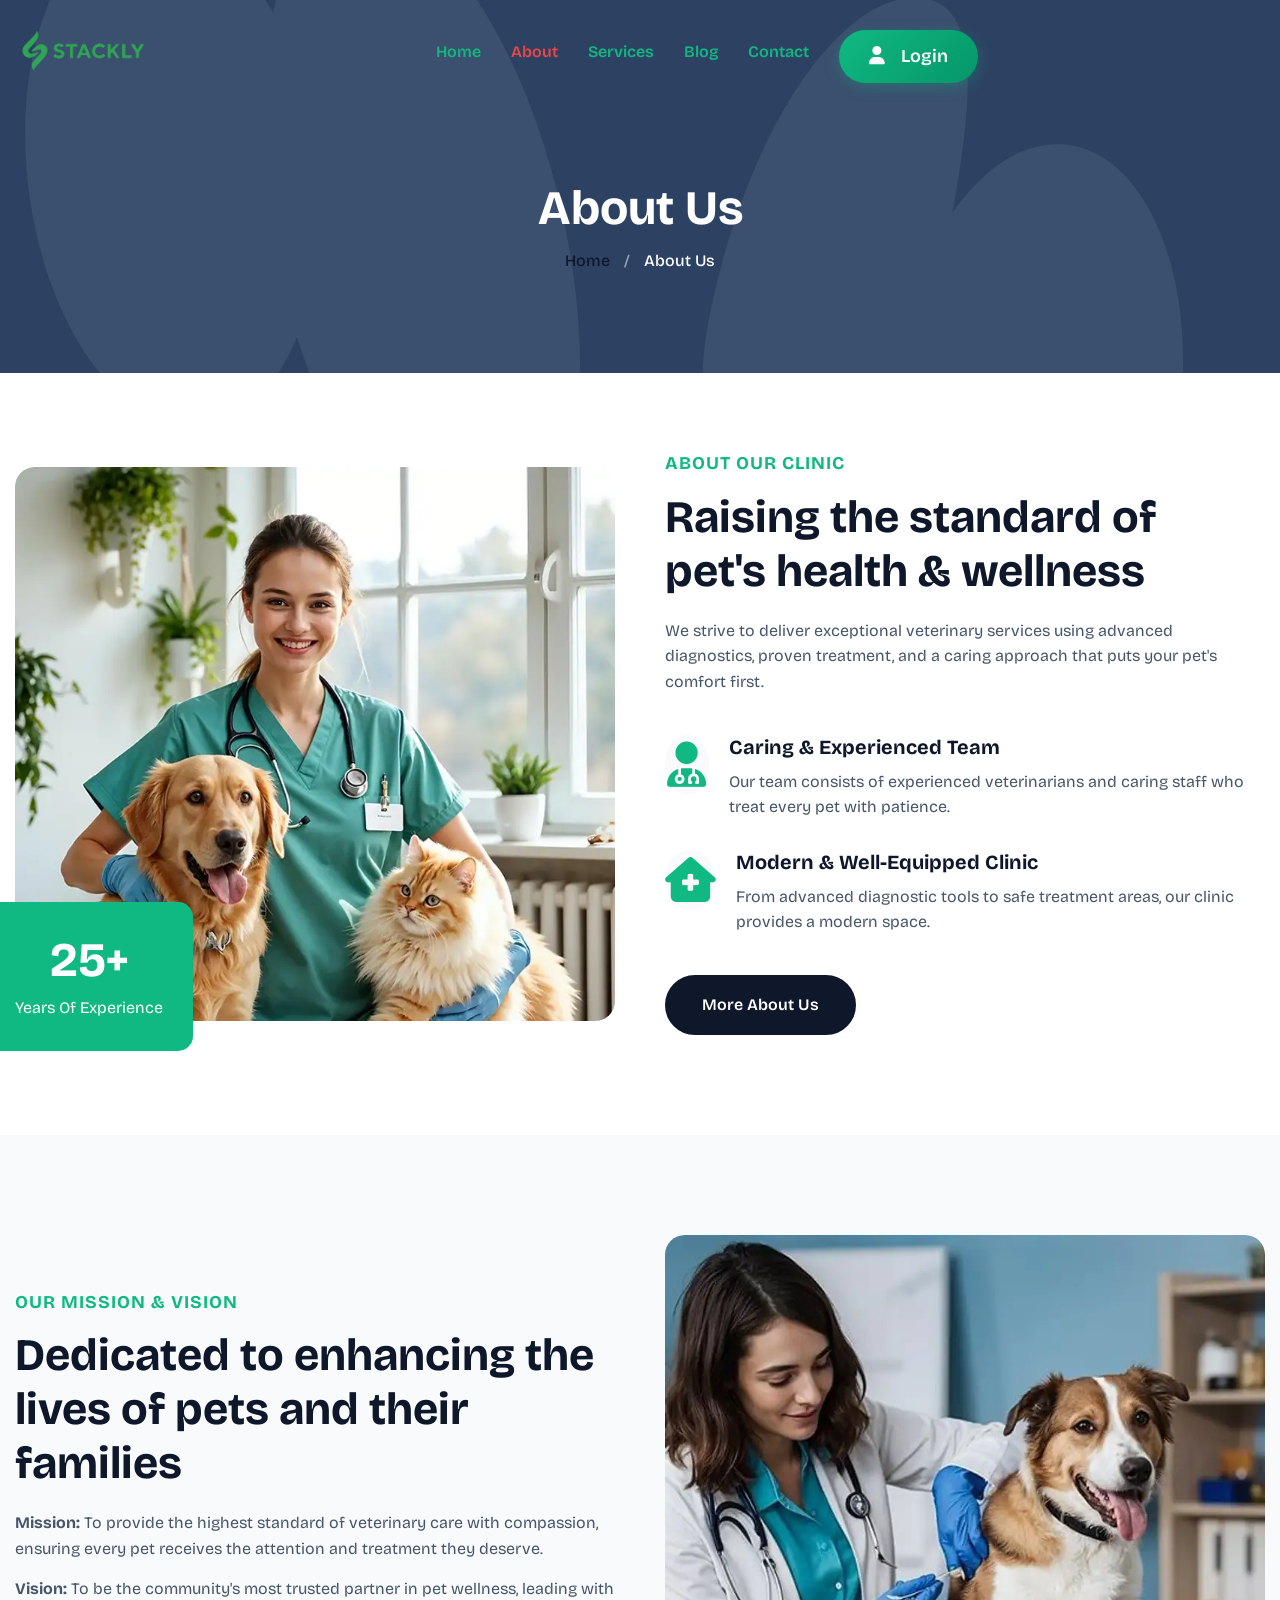
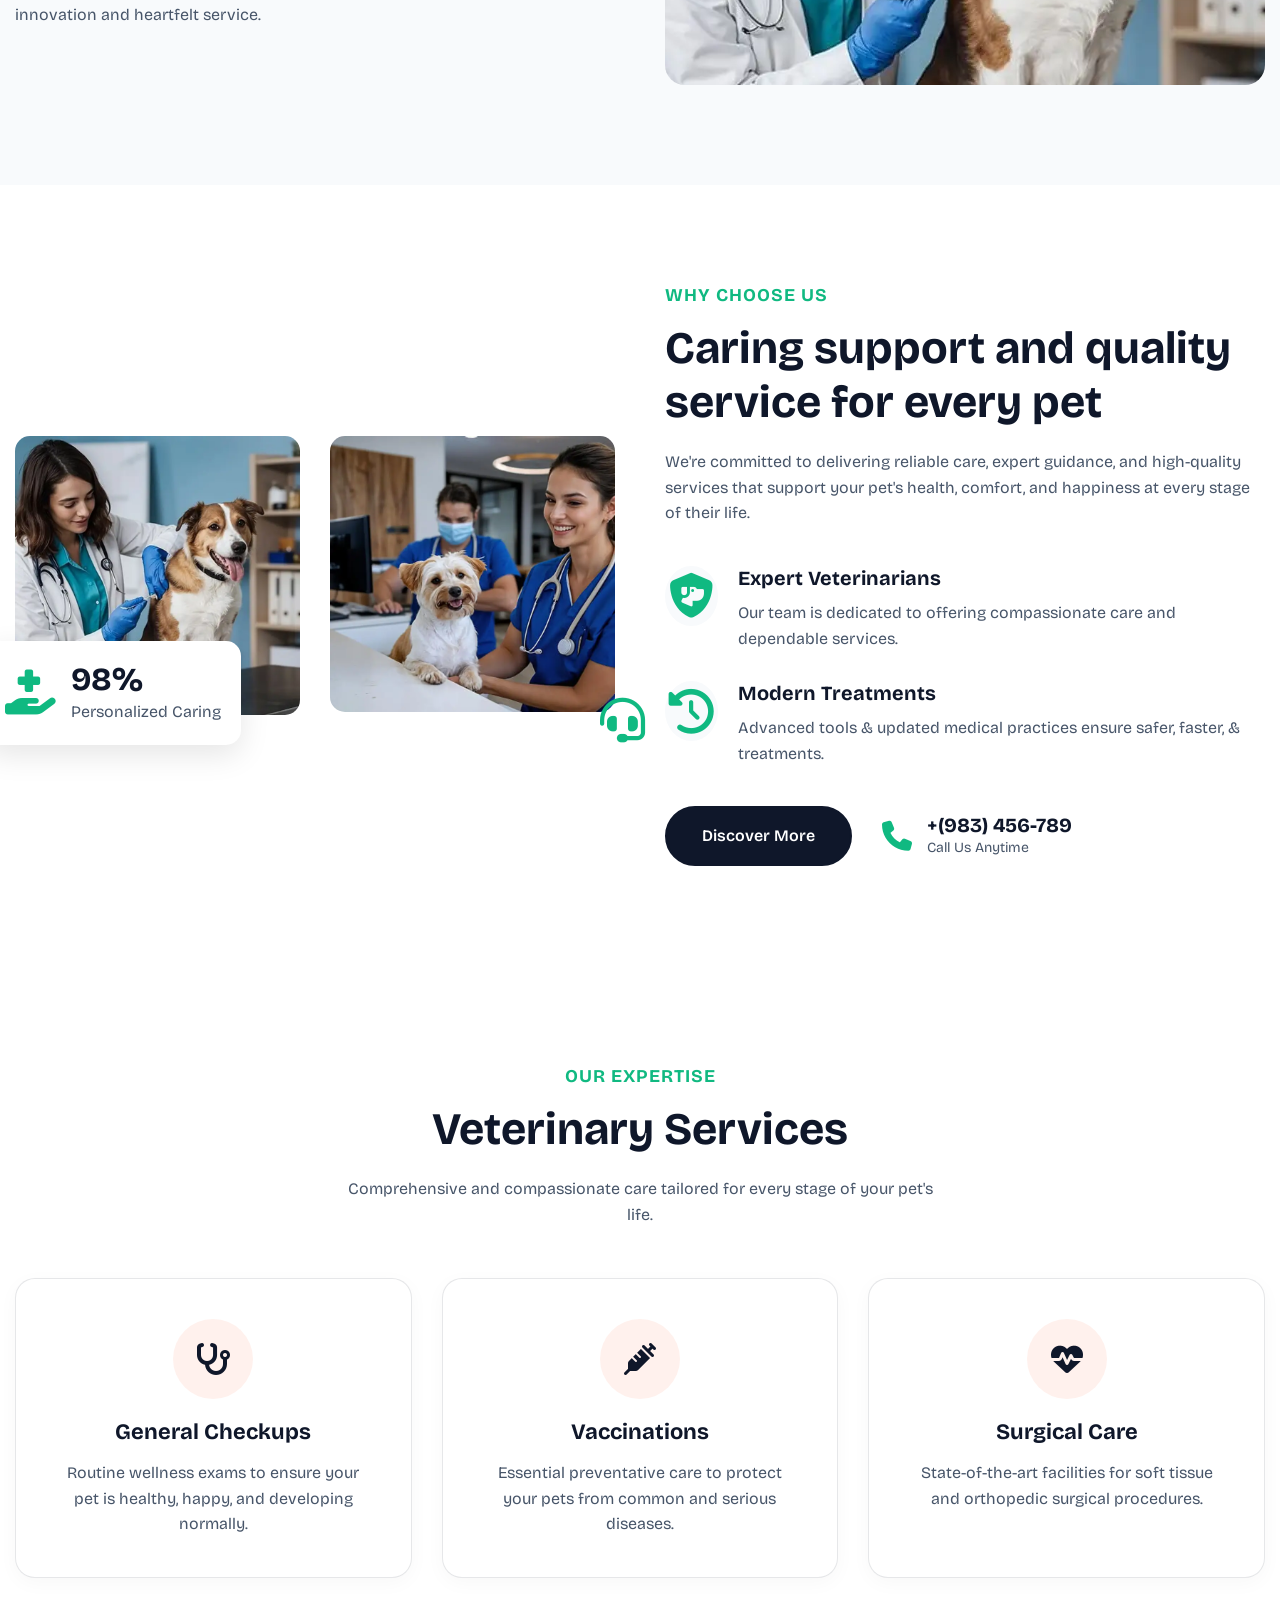
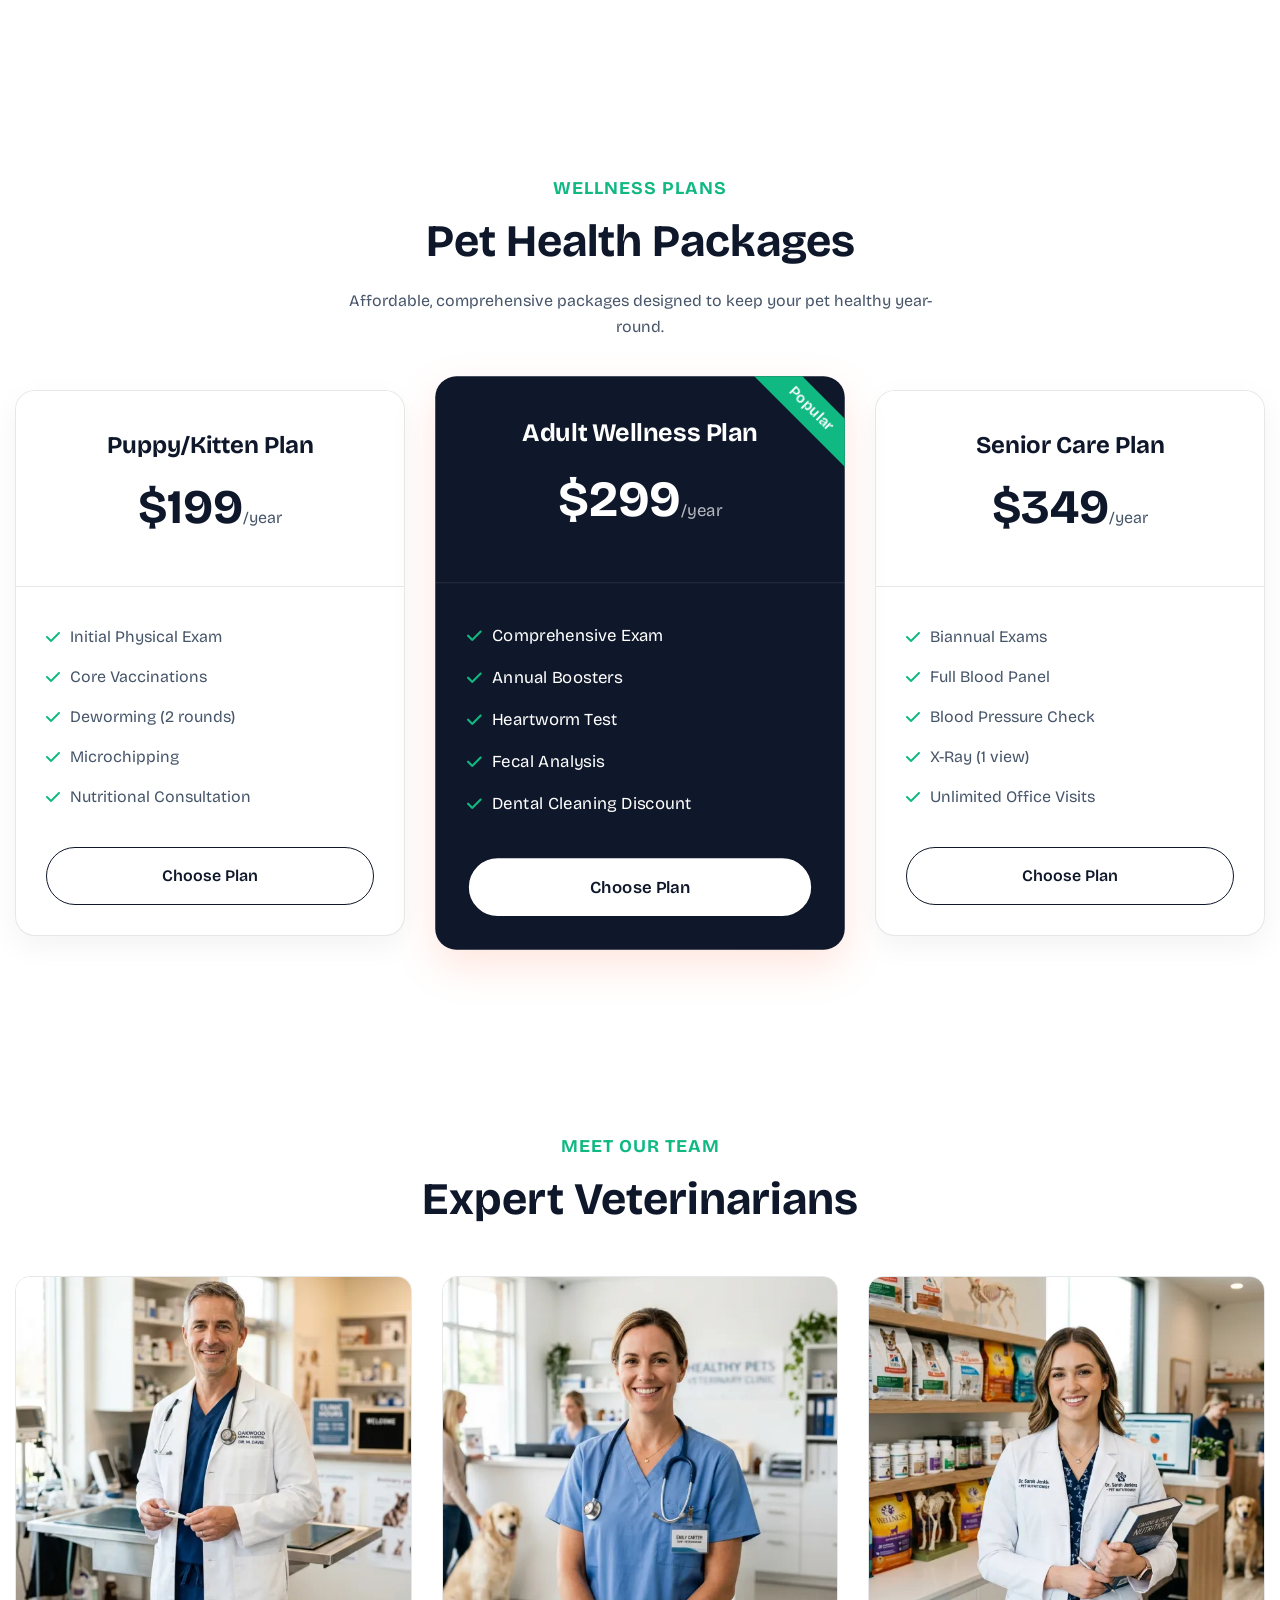
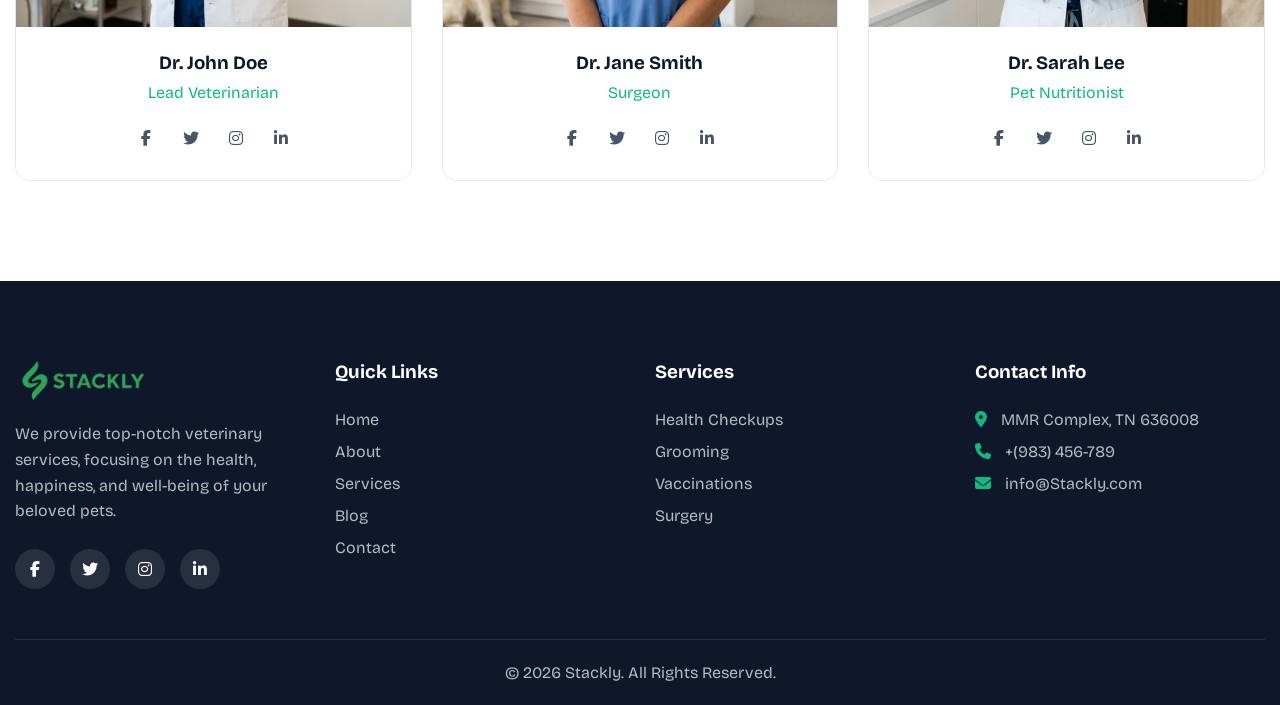
<file: about.html>
<!DOCTYPE html>
<html lang="en">
<head>
    <meta charset="UTF-8">
    <meta name="viewport" content="width=device-width, initial-scale=1.0">
    <title>About - Stackly</title>
    <!-- Google Fonts -->
    <link rel="preconnect" href="https://fonts.googleapis.com">
    <link rel="preconnect" href="https://fonts.gstatic.com" crossorigin>
    <link href="https://fonts.googleapis.com/css2?family=Bricolage+Grotesque:opsz,wght@12..96,200..800&display=swap" rel="stylesheet">
    <!-- Font Awesome -->
    <link rel="stylesheet" href="https://cdnjs.cloudflare.com/ajax/libs/font-awesome/6.4.0/css/all.min.css">
    <!-- Custom CSS -->
    <link rel="stylesheet" href="css/style.css">
    <link href="https://unpkg.com/aos@2.3.1/dist/aos.css" rel="stylesheet">
</head>
<body>
    <!-- Background Animation -->
    

    <!-- Header Start -->
    <header class="main-header">
        <div class="container header-container">
            <!-- Logo -->
            <a href="index.html" class="logo">
                <img src="images/logo_0045.webp" alt="Stackly Logo">
            </a>

            <!-- Navigation -->
            <nav class="main-nav">
                <ul class="nav-menu">
                    <li><a href="index.html">Home</a></li>
                    <li><a href="about.html" class="active">About</a></li>
                    <li><a href="services.html">Services</a></li>
                    <li><a href="blog.html">Blog</a></li>
                    
                    <li><a href="contact.html">Contact</a></li>
                      <li class="mobile-login" style="text-align: center; margin-top: 10px;"><a href="login.html" class="btn btn-highlighted" style="color: white !important; display: inline-flex !important; align-items: center; padding: 12px 30px !important; font-size: 18px !important; border-radius: 50px !important;"><i class="fa-solid fa-user" style="margin-right: 8px;"></i>Login</a></li>
                  </ul>
              </nav>

            <!-- Header Action -->
            <div class="header-action">
                <button class="mobile-toggle"><i class="fa-solid fa-bars"></i></button>
            </div>
        </div>
    </header>
    <!-- Header End -->

    <!-- Page Banner Start -->
    <section class="page-banner" style="position: relative; background: #2D4263; padding: 180px 0 100px; text-align: center;">
    <!-- Floating Paws Animation -->
    <div class="paw-animation-container" style="position: absolute; top: 0; left: 0; width: 100%; height: 100%; overflow: hidden; z-index: 1;">
        <svg class="paw paw-1" viewBox="0 0 512 512" xmlns="http://www.w3.org/2000/svg"><path d="M226.5 92.9c14.3 73.1-.1 134-32.2 136.2-32.1 2.2-69.8-55.2-84.1-128.3-14.3-73.1.1-134 32.2-136.2 32.1-2.2 69.8 55.2 84.1 128.3zm-143.1 77.2c-31.5 5.8-63.5-35-71.5-91.1-8-56.1 11-106.1 42.5-111.9 31.5-5.8 63.5 35 71.5 91.1 8 56.1-11 106.1-42.5 111.9zm345.5-111.9c31.5 5.8 50.5 55.8 42.5 111.9-8 56.1-40 96.9-71.5 91.1-31.5-5.8-50.5-55.8-42.5-111.9 8-56.1 40-96.9 71.5-91.1zm-83.4 205.5c-32.1-2.2-76.2-63.1-61.9-136.2 14.3-73.1 52-130.5 84.1-128.3 32.1 2.2 17.9 63.1 3.6 136.2-14.3 73.1-52 130.5-84.1 128.3zM256 276.9c-88.7 0-149.3 53.6-173.8 111.8-19.4 46-5.8 112 55.4 121.2 56.7 8.5 84.5-38.3 118.4-38.3 33.5 0 61.1 46.9 118.4 38.3 61.2-9.2 74.8-75.2 55.4-121.2-24.5-58.2-85.1-111.8-173.8-111.8z" fill="rgba(255,255,255,0.07)"/></svg>
        <svg class="paw paw-2" viewBox="0 0 512 512" xmlns="http://www.w3.org/2000/svg"><path d="M226.5 92.9c14.3 73.1-.1 134-32.2 136.2-32.1 2.2-69.8-55.2-84.1-128.3-14.3-73.1.1-134 32.2-136.2 32.1-2.2 69.8 55.2 84.1 128.3zm-143.1 77.2c-31.5 5.8-63.5-35-71.5-91.1-8-56.1 11-106.1 42.5-111.9 31.5-5.8 63.5 35 71.5 91.1 8 56.1-11 106.1-42.5 111.9zm345.5-111.9c31.5 5.8 50.5 55.8 42.5 111.9-8 56.1-40 96.9-71.5 91.1-31.5-5.8-50.5-55.8-42.5-111.9 8-56.1 40-96.9 71.5-91.1zm-83.4 205.5c-32.1-2.2-76.2-63.1-61.9-136.2 14.3-73.1 52-130.5 84.1-128.3 32.1 2.2 17.9 63.1 3.6 136.2-14.3 73.1-52 130.5-84.1 128.3zM256 276.9c-88.7 0-149.3 53.6-173.8 111.8-19.4 46-5.8 112 55.4 121.2 56.7 8.5 84.5-38.3 118.4-38.3 33.5 0 61.1 46.9 118.4 38.3 61.2-9.2 74.8-75.2 55.4-121.2-24.5-58.2-85.1-111.8-173.8-111.8z" fill="rgba(255,255,255,0.07)"/></svg>
        <svg class="paw paw-3" viewBox="0 0 512 512" xmlns="http://www.w3.org/2000/svg"><path d="M226.5 92.9c14.3 73.1-.1 134-32.2 136.2-32.1 2.2-69.8-55.2-84.1-128.3-14.3-73.1.1-134 32.2-136.2 32.1-2.2 69.8 55.2 84.1 128.3zm-143.1 77.2c-31.5 5.8-63.5-35-71.5-91.1-8-56.1 11-106.1 42.5-111.9 31.5-5.8 63.5 35 71.5 91.1 8 56.1-11 106.1-42.5 111.9zm345.5-111.9c31.5 5.8 50.5 55.8 42.5 111.9-8 56.1-40 96.9-71.5 91.1-31.5-5.8-50.5-55.8-42.5-111.9 8-56.1 40-96.9 71.5-91.1zm-83.4 205.5c-32.1-2.2-76.2-63.1-61.9-136.2 14.3-73.1 52-130.5 84.1-128.3 32.1 2.2 17.9 63.1 3.6 136.2-14.3 73.1-52 130.5-84.1 128.3zM256 276.9c-88.7 0-149.3 53.6-173.8 111.8-19.4 46-5.8 112 55.4 121.2 56.7 8.5 84.5-38.3 118.4-38.3 33.5 0 61.1 46.9 118.4 38.3 61.2-9.2 74.8-75.2 55.4-121.2-24.5-58.2-85.1-111.8-173.8-111.8z" fill="rgba(255,255,255,0.07)"/></svg>
        <svg class="paw paw-4" viewBox="0 0 512 512" xmlns="http://www.w3.org/2000/svg"><path d="M226.5 92.9c14.3 73.1-.1 134-32.2 136.2-32.1 2.2-69.8-55.2-84.1-128.3-14.3-73.1.1-134 32.2-136.2 32.1-2.2 69.8 55.2 84.1 128.3zm-143.1 77.2c-31.5 5.8-63.5-35-71.5-91.1-8-56.1 11-106.1 42.5-111.9 31.5-5.8 63.5 35 71.5 91.1 8 56.1-11 106.1-42.5 111.9zm345.5-111.9c31.5 5.8 50.5 55.8 42.5 111.9-8 56.1-40 96.9-71.5 91.1-31.5-5.8-50.5-55.8-42.5-111.9 8-56.1 40-96.9 71.5-91.1zm-83.4 205.5c-32.1-2.2-76.2-63.1-61.9-136.2 14.3-73.1 52-130.5 84.1-128.3 32.1 2.2 17.9 63.1 3.6 136.2-14.3 73.1-52 130.5-84.1 128.3zM256 276.9c-88.7 0-149.3 53.6-173.8 111.8-19.4 46-5.8 112 55.4 121.2 56.7 8.5 84.5-38.3 118.4-38.3 33.5 0 61.1 46.9 118.4 38.3 61.2-9.2 74.8-75.2 55.4-121.2-24.5-58.2-85.1-111.8-173.8-111.8z" fill="rgba(255,255,255,0.07)"/></svg>
        <svg class="paw paw-5" viewBox="0 0 512 512" xmlns="http://www.w3.org/2000/svg"><path d="M226.5 92.9c14.3 73.1-.1 134-32.2 136.2-32.1 2.2-69.8-55.2-84.1-128.3-14.3-73.1.1-134 32.2-136.2 32.1-2.2 69.8 55.2 84.1 128.3zm-143.1 77.2c-31.5 5.8-63.5-35-71.5-91.1-8-56.1 11-106.1 42.5-111.9 31.5-5.8 63.5 35 71.5 91.1 8 56.1-11 106.1-42.5 111.9zm345.5-111.9c31.5 5.8 50.5 55.8 42.5 111.9-8 56.1-40 96.9-71.5 91.1-31.5-5.8-50.5-55.8-42.5-111.9 8-56.1 40-96.9 71.5-91.1zm-83.4 205.5c-32.1-2.2-76.2-63.1-61.9-136.2 14.3-73.1 52-130.5 84.1-128.3 32.1 2.2 17.9 63.1 3.6 136.2-14.3 73.1-52 130.5-84.1 128.3zM256 276.9c-88.7 0-149.3 53.6-173.8 111.8-19.4 46-5.8 112 55.4 121.2 56.7 8.5 84.5-38.3 118.4-38.3 33.5 0 61.1 46.9 118.4 38.3 61.2-9.2 74.8-75.2 55.4-121.2-24.5-58.2-85.1-111.8-173.8-111.8z" fill="rgba(255,255,255,0.07)"/></svg>
        <svg class="paw paw-6" viewBox="0 0 512 512" xmlns="http://www.w3.org/2000/svg"><path d="M226.5 92.9c14.3 73.1-.1 134-32.2 136.2-32.1 2.2-69.8-55.2-84.1-128.3-14.3-73.1.1-134 32.2-136.2 32.1-2.2 69.8 55.2 84.1 128.3zm-143.1 77.2c-31.5 5.8-63.5-35-71.5-91.1-8-56.1 11-106.1 42.5-111.9 31.5-5.8 63.5 35 71.5 91.1 8 56.1-11 106.1-42.5 111.9zm345.5-111.9c31.5 5.8 50.5 55.8 42.5 111.9-8 56.1-40 96.9-71.5 91.1-31.5-5.8-50.5-55.8-42.5-111.9 8-56.1 40-96.9 71.5-91.1zm-83.4 205.5c-32.1-2.2-76.2-63.1-61.9-136.2 14.3-73.1 52-130.5 84.1-128.3 32.1 2.2 17.9 63.1 3.6 136.2-14.3 73.1-52 130.5-84.1 128.3zM256 276.9c-88.7 0-149.3 53.6-173.8 111.8-19.4 46-5.8 112 55.4 121.2 56.7 8.5 84.5-38.3 118.4-38.3 33.5 0 61.1 46.9 118.4 38.3 61.2-9.2 74.8-75.2 55.4-121.2-24.5-58.2-85.1-111.8-173.8-111.8z" fill="rgba(255,255,255,0.07)"/></svg>
    </div>
        <div class="container" style="position: relative; z-index: 2;">
            <h1 style="color: var(--white-color); font-size: 48px; margin-bottom: 10px;" data-aos="fade-up">About Us</h1>
            <p data-aos="fade-up" data-aos-delay="200" style="color: var(--white-color); font-weight: 500;"><a href="index.html" style="color: var(--primary-color); text-decoration: none;">Home</a> <span style="margin: 0 10px; color: rgba(255,255,255,0.5);">/</span> About Us</p>
        </div>
    </section>
    <!-- Page Banner End -->

<!-- About Us Section Start -->
    <section class="about-us" data-aos="fade-up" style="padding-top: 80px;">
        <div class="container about-container">
            <div class="about-image-box">
                <div class="about-image">
                    <img src="images/about-us-image.webp" alt="About Us">
                </div>
                <div class="experience-box">
                    <h2 data-aos="fade-up">25+</h2>
                    <p>Years Of Experience</p>
                </div>

            </div>
            <div class="about-content">
                <div class="section-title">
                    <h3 class="subtitle-dark">About Our Clinic</h3>
                    <h2 class="title-dark" data-aos="fade-up">Raising the standard of pet's health & wellness</h2>
                    <p>We strive to deliver exceptional veterinary services using advanced diagnostics, proven treatment, and a caring approach that puts your pet's comfort first.</p>
                </div>
                
                <div class="about-body">
                    <div class="about-item">
                        <div class="icon">
                            <i class="fa-solid fa-user-doctor" style="font-size: 45px; color: var(--accent-color);"></i>
                        </div>
                        <div class="text">
                            <h3>Caring & Experienced Team</h3>
                            <p>Our team consists of experienced veterinarians and caring staff who treat every pet with patience.</p>
                        </div>
                    </div>
                    <div class="about-item">
                        <div class="icon">
                            <i class="fa-solid fa-house-medical" style="font-size: 45px; color: var(--accent-color);"></i>
                        </div>
                        <div class="text">
                            <h3>Modern & Well-Equipped Clinic</h3>
                            <p>From advanced diagnostic tools to safe treatment areas, our clinic provides a modern space.</p>
                        </div>
                    </div>
                </div>

                <div class="about-footer">
                    <a href="404.html" class="btn btn-dark">More About Us</a>
                </div>
            </div>
        </div>
    </section>
    <!-- About Us Section End -->
    <!-- Mission & Vision Section -->
    <section class="mission-vision bg-section" data-aos="fade-up" style="padding: 100px 0;">
        <div class="container" style="display: flex; gap: 50px; align-items: center;">
            <div style="flex: 1;">
                <h3 class="subtitle-dark">Our Mission & Vision</h3>
                <h2 class="title-dark" data-aos="fade-up">Dedicated to enhancing the lives of pets and their families</h2>
                <p><strong>Mission:</strong> To provide the highest standard of veterinary care with compassion, ensuring every pet receives the attention and treatment they deserve.</p>
                <p style="margin-top: 15px;"><strong>Vision:</strong> To be the community's most trusted partner in pet wellness, leading with innovation and heartfelt service.</p>
            </div>
            <div style="flex: 1;">
                <img src="images/why-choose-us-image-1.webp" alt="Mission" style="border-radius: 20px; width: 100%; object-fit: cover; aspect-ratio: 4/3; height: auto; object-position: center top;">
            </div>
        </div>
    </section>
    <!-- Why Choose Us Section Start -->
    <section class="why-choose-us" data-aos="fade-up">
        <div class="container about-container">
            <div class="why-choose-image-box">
                <div class="image-1">
                    <img src="images/why-choose-us-image-1.webp" alt="Why Choose Us 1">
                    <div class="personalized-caring">
                        <i class="fa-solid fa-hand-holding-medical" style="font-size: 45px; color: var(--accent-color);"></i>
                        <div>
                            <h2 data-aos="fade-up">98%</h2>
                            <p>Personalized Caring</p>
                        </div>
                    </div>
                </div>
                <div class="image-2">
                    <img src="images/why-choose-us-image-2.webp" alt="Why Choose Us 2">
                    <a href="404.html" class="contact-circle">
                        <i class="fa-solid fa-headset" style="font-size: 45px; color: var(--accent-color);"></i>
                    </a>
                </div>
            </div>
            <div class="about-content">
                <div class="section-title">
                    <h3 class="subtitle-dark">Why Choose Us</h3>
                    <h2 class="title-dark" data-aos="fade-up">Caring support and quality service for every pet</h2>
                    <p>We're committed to delivering reliable care, expert guidance, and high-quality services that support your pet's health, comfort, and happiness at every stage of their life.</p>
                </div>
                
                <div class="about-body">
                    <div class="about-item">
                        <div class="icon">
                            <i class="fa-solid fa-shield-dog" style="font-size: 45px; color: var(--accent-color);"></i>
                        </div>
                        <div class="text">
                            <h3>Expert Veterinarians</h3>
                            <p>Our team is dedicated to offering compassionate care and dependable services.</p>
                        </div>
                    </div>
                    <div class="about-item">
                        <div class="icon">
                            <i class="fa-solid fa-clock-rotate-left" style="font-size: 45px; color: var(--accent-color);"></i>
                        </div>
                        <div class="text">
                            <h3>Modern Treatments</h3>
                            <p>Advanced tools & updated medical practices ensure safer, faster, & treatments.</p>
                        </div>
                    </div>
                </div>

                <div class="why-choose-footer">
                    <a href="404.html" class="btn btn-dark">Discover More</a>
                    <div class="contact-info">
                        <i class="fa-solid fa-phone" style="font-size: 30px; color: var(--accent-color);"></i>
                        <div>
                            <h3>+(983) 456-789</h3>
                            <p>Call Us Anytime</p>
                        </div>
                    </div>
                </div>
            </div>
        </div>
    </section>
    <!-- Why Choose Us Section End -->

    <!-- Veterinary Services Summary -->
    <section class="services-summary bg-section" data-aos="fade-up" style="padding: 100px 0; background-color: var(--bg-color);">
        <div class="container">
            <div class="section-title text-center">
                <h3 class="subtitle-dark">Our Expertise</h3>
                <h2 class="title-dark" data-aos="fade-up">Veterinary Services</h2>
                <p style="max-width: 600px; margin: 20px auto 0;">Comprehensive and compassionate care tailored for every stage of your pet's life.</p>
            </div>
            <div style="display: grid; grid-template-columns: repeat(auto-fit, minmax(300px, 1fr)); gap: 30px; margin-top: 50px;">
                <div style="background: var(--white-color); padding: 40px; border-radius: 20px; text-align: center; border: 1px solid var(--divider-color); transition: 0.3s; box-shadow: 0 5px 20px rgba(0,0,0,0.03);">
                    <div style="width: 80px; height: 80px; background: rgba(255, 123, 84, 0.1); color: var(--primary-color); border-radius: 50%; display: flex; align-items: center; justify-content: center; font-size: 32px; margin: 0 auto 20px;">
                        <i class="fa-solid fa-stethoscope"></i>
                    </div>
                    <h3 style="font-size: 22px; margin-bottom: 15px;">General Checkups</h3>
                    <p style="color: var(--text-color);">Routine wellness exams to ensure your pet is healthy, happy, and developing normally.</p>
                </div>
                <div style="background: var(--white-color); padding: 40px; border-radius: 20px; text-align: center; border: 1px solid var(--divider-color); transition: 0.3s; box-shadow: 0 5px 20px rgba(0,0,0,0.03);">
                    <div style="width: 80px; height: 80px; background: rgba(255, 123, 84, 0.1); color: var(--primary-color); border-radius: 50%; display: flex; align-items: center; justify-content: center; font-size: 32px; margin: 0 auto 20px;">
                        <i class="fa-solid fa-syringe"></i>
                    </div>
                    <h3 style="font-size: 22px; margin-bottom: 15px;">Vaccinations</h3>
                    <p style="color: var(--text-color);">Essential preventative care to protect your pets from common and serious diseases.</p>
                </div>
                <div style="background: var(--white-color); padding: 40px; border-radius: 20px; text-align: center; border: 1px solid var(--divider-color); transition: 0.3s; box-shadow: 0 5px 20px rgba(0,0,0,0.03);">
                    <div style="width: 80px; height: 80px; background: rgba(255, 123, 84, 0.1); color: var(--primary-color); border-radius: 50%; display: flex; align-items: center; justify-content: center; font-size: 32px; margin: 0 auto 20px;">
                        <i class="fa-solid fa-heart-pulse"></i>
                    </div>
                    <h3 style="font-size: 22px; margin-bottom: 15px;">Surgical Care</h3>
                    <p style="color: var(--text-color);">State-of-the-art facilities for soft tissue and orthopedic surgical procedures.</p>
                </div>
            </div>
        </div>
    </section>

    <!-- Pet Health Packages -->
    <section class="health-packages" data-aos="fade-up" style="padding: 100px 0;">
        <div class="container">
            <div class="section-title text-center">
                <h3 class="subtitle-dark">Wellness Plans</h3>
                <h2 class="title-dark" data-aos="fade-up">Pet Health Packages</h2>
                <p style="max-width: 600px; margin: 20px auto 0;">Affordable, comprehensive packages designed to keep your pet healthy year-round.</p>
            </div>
            <div style="display: grid; grid-template-columns: repeat(auto-fit, minmax(320px, 1fr)); gap: 40px; margin-top: 50px;">
                
                <!-- Package 1 -->
                <div style="background: var(--white-color); border: 1px solid var(--divider-color); border-radius: 20px; overflow: hidden; box-shadow: 0 10px 30px rgba(0,0,0,0.05); transition: transform 0.3s;">
                    <div style="background: var(--bg-color); padding: 40px 30px; text-align: center; border-bottom: 1px solid var(--divider-color);">
                        <h3 style="font-size: 24px; color: var(--primary-color); margin-bottom: 10px;">Puppy/Kitten Plan</h3>
                        <div style="font-size: 48px; font-weight: 700; color: var(--primary-color);">$199<span style="font-size: 16px; font-weight: 400; color: var(--text-color);">/year</span></div>
                    </div>
                    <div style="padding: 30px;">
                        <ul style="list-style: none; padding: 0; margin: 0 0 30px 0; line-height: 2.5;">
                            <li style="display: flex; gap: 10px; align-items: center;"><i class="fa-solid fa-check" style="color: var(--accent-color);"></i> Initial Physical Exam</li>
                            <li style="display: flex; gap: 10px; align-items: center;"><i class="fa-solid fa-check" style="color: var(--accent-color);"></i> Core Vaccinations</li>
                            <li style="display: flex; gap: 10px; align-items: center;"><i class="fa-solid fa-check" style="color: var(--accent-color);"></i> Deworming (2 rounds)</li>
                            <li style="display: flex; gap: 10px; align-items: center;"><i class="fa-solid fa-check" style="color: var(--accent-color);"></i> Microchipping</li>
                            <li style="display: flex; gap: 10px; align-items: center;"><i class="fa-solid fa-check" style="color: var(--accent-color);"></i> Nutritional Consultation</li>
                        </ul>
                        <a href="404.html" class="btn btn-outline" style="width: 100%; text-align: center; border: 1px solid var(--primary-color); color: var(--primary-color);">Choose Plan</a>
                    </div>
                </div>

                <!-- Package 2 -->
                <div style="background: var(--primary-color); border-radius: 20px; overflow: hidden; box-shadow: 0 15px 40px rgba(255, 123, 84, 0.2); transform: scale(1.05); position: relative; z-index: 2;">
                    <div style="position: absolute; top: 15px; right: -35px; background: var(--accent-color); color: #fff; padding: 5px 40px; transform: rotate(45deg); font-weight: 600; font-size: 14px;">Popular</div>
                    <div style="padding: 40px 30px; text-align: center; border-bottom: 1px solid rgba(255,255,255,0.1);">
                        <h3 style="font-size: 24px; color: var(--white-color); margin-bottom: 10px;">Adult Wellness Plan</h3>
                        <div style="font-size: 48px; font-weight: 700; color: var(--white-color);">$299<span style="font-size: 16px; font-weight: 400; color: rgba(255,255,255,0.7);">/year</span></div>
                    </div>
                    <div style="padding: 30px;">
                        <ul style="list-style: none; padding: 0; margin: 0 0 30px 0; line-height: 2.5; color: var(--white-color);">
                            <li style="display: flex; gap: 10px; align-items: center;"><i class="fa-solid fa-check" style="color: var(--accent-color);"></i> Comprehensive Exam</li>
                            <li style="display: flex; gap: 10px; align-items: center;"><i class="fa-solid fa-check" style="color: var(--accent-color);"></i> Annual Boosters</li>
                            <li style="display: flex; gap: 10px; align-items: center;"><i class="fa-solid fa-check" style="color: var(--accent-color);"></i> Heartworm Test</li>
                            <li style="display: flex; gap: 10px; align-items: center;"><i class="fa-solid fa-check" style="color: var(--accent-color);"></i> Fecal Analysis</li>
                            <li style="display: flex; gap: 10px; align-items: center;"><i class="fa-solid fa-check" style="color: var(--accent-color);"></i> Dental Cleaning Discount</li>
                        </ul>
                        <a href="404.html" class="btn btn-dark" style="width: 100%; text-align: center; background: var(--white-color); color: var(--primary-color);">Choose Plan</a>
                    </div>
                </div>

                <!-- Package 3 -->
                <div style="background: var(--white-color); border: 1px solid var(--divider-color); border-radius: 20px; overflow: hidden; box-shadow: 0 10px 30px rgba(0,0,0,0.05); transition: transform 0.3s;">
                    <div style="background: var(--bg-color); padding: 40px 30px; text-align: center; border-bottom: 1px solid var(--divider-color);">
                        <h3 style="font-size: 24px; color: var(--primary-color); margin-bottom: 10px;">Senior Care Plan</h3>
                        <div style="font-size: 48px; font-weight: 700; color: var(--primary-color);">$349<span style="font-size: 16px; font-weight: 400; color: var(--text-color);">/year</span></div>
                    </div>
                    <div style="padding: 30px;">
                        <ul style="list-style: none; padding: 0; margin: 0 0 30px 0; line-height: 2.5;">
                            <li style="display: flex; gap: 10px; align-items: center;"><i class="fa-solid fa-check" style="color: var(--accent-color);"></i> Biannual Exams</li>
                            <li style="display: flex; gap: 10px; align-items: center;"><i class="fa-solid fa-check" style="color: var(--accent-color);"></i> Full Blood Panel</li>
                            <li style="display: flex; gap: 10px; align-items: center;"><i class="fa-solid fa-check" style="color: var(--accent-color);"></i> Blood Pressure Check</li>
                            <li style="display: flex; gap: 10px; align-items: center;"><i class="fa-solid fa-check" style="color: var(--accent-color);"></i> X-Ray (1 view)</li>
                            <li style="display: flex; gap: 10px; align-items: center;"><i class="fa-solid fa-check" style="color: var(--accent-color);"></i> Unlimited Office Visits</li>
                        </ul>
                        <a href="404.html" class="btn btn-outline" style="width: 100%; text-align: center; border: 1px solid var(--primary-color); color: var(--primary-color);">Choose Plan</a>
                    </div>
                </div>

            </div>
        </div>
    </section>
    <!-- Team Section -->
    <section class="team-section" data-aos="fade-up" style="padding: 100px 0;">
        <div class="container">
            <div class="section-title text-center">
                <h3 class="subtitle-dark">Meet Our Team</h3>
                <h2 class="title-dark" data-aos="fade-up">Expert Veterinarians</h2>
            </div>
            <style>
                .team-socials { display: flex; justify-content: center; gap: 10px; margin-top: 15px; }
                .team-socials a { width: 35px; height: 35px; border-radius: 50%; background: var(--bg-color); color: var(--text-color); display: flex; align-items: center; justify-content: center; transition: all 0.3s; text-decoration: none; }
                .team-socials a:hover { background: var(--primary-color); color: var(--white-color); transform: translateY(-3px); }
            </style>
            <div style="display: grid; grid-template-columns: repeat(3, 1fr); gap: 30px; margin-top: 40px;">
                <div class="team-card" style="border-radius: 15px; overflow: hidden; border: 1px solid var(--divider-color);">
                    <img src="images/team-1.webp" alt="Dr. John" style="width: 100%; height: 350px; object-fit: cover;">
                    <div style="padding: 25px; text-align: center; background: #fff;">
                        <h3 style="margin-bottom: 5px;">Dr. John Doe</h3>
                        <p style="color: var(--accent-color); margin-bottom: 0;">Lead Veterinarian</p>
                        <div class="team-socials">
                            <a href="404.html"><i class="fa-brands fa-facebook-f"></i></a>
                            <a href="404.html"><i class="fa-brands fa-twitter"></i></a>
                            <a href="404.html"><i class="fa-brands fa-instagram"></i></a>
                            <a href="404.html"><i class="fa-brands fa-linkedin-in"></i></a>
                        </div>
                    </div>
                </div>
                <div class="team-card" style="border-radius: 15px; overflow: hidden; border: 1px solid var(--divider-color);">
                    <img src="images/team-2.webp" alt="Dr. Jane" style="width: 100%; height: 350px; object-fit: cover;">
                    <div style="padding: 25px; text-align: center; background: #fff;">
                        <h3 style="margin-bottom: 5px;">Dr. Jane Smith</h3>
                        <p style="color: var(--accent-color); margin-bottom: 0;">Surgeon</p>
                        <div class="team-socials">
                            <a href="404.html"><i class="fa-brands fa-facebook-f"></i></a>
                            <a href="404.html"><i class="fa-brands fa-twitter"></i></a>
                            <a href="404.html"><i class="fa-brands fa-instagram"></i></a>
                            <a href="404.html"><i class="fa-brands fa-linkedin-in"></i></a>
                        </div>
                    </div>
                </div>
                <div class="team-card" style="border-radius: 15px; overflow: hidden; border: 1px solid var(--divider-color);">
                    <img src="images/team-3.webp" alt="Dr. Sarah" style="width: 100%; height: 350px; object-fit: cover;">
                    <div style="padding: 25px; text-align: center; background: #fff;">
                        <h3 style="margin-bottom: 5px;">Dr. Sarah Lee</h3>
                        <p style="color: var(--accent-color); margin-bottom: 0;">Pet Nutritionist</p>
                        <div class="team-socials">
                            <a href="404.html"><i class="fa-brands fa-facebook-f"></i></a>
                            <a href="404.html"><i class="fa-brands fa-twitter"></i></a>
                            <a href="404.html"><i class="fa-brands fa-instagram"></i></a>
                            <a href="404.html"><i class="fa-brands fa-linkedin-in"></i></a>
                        </div>
                    </div>
                </div>
            </div>
        </div>
    </section>


<!-- Footer Start -->

    <footer class="main-footer" style="background-color: var(--primary-color); color: var(--white-color); padding: 80px 0 20px;">
        <div class="container">
            <div class="footer-grid" style="display: grid; grid-template-columns: repeat(4, 1fr); gap: 30px; margin-bottom: 50px;">
                <div class="footer-widget">
                    <img src="images/logo_0045.webp" alt="Stackly Logo" style="margin-bottom: 20px; height: 40px;">
                    <p style="color: rgba(255,255,255,0.7);">We provide top-notch veterinary services, focusing on the health, happiness, and well-being of your beloved pets.</p>
                    <div class="social-links" style="display: flex; gap: 15px; margin-top: 25px;">
                        <a href="404.html" style="background: rgba(255,255,255,0.1); color: var(--white-color); width: 40px; height: 40px; border-radius: 50%; display: flex; align-items: center; justify-content: center; font-size: 16px; transition: var(--transition);" onmouseover="this.style.background='var(--accent-color)'" onmouseout="this.style.background='rgba(255,255,255,0.1)'"><i class="fa-brands fa-facebook-f"></i></a>
                        <a href="404.html" style="background: rgba(255,255,255,0.1); color: var(--white-color); width: 40px; height: 40px; border-radius: 50%; display: flex; align-items: center; justify-content: center; font-size: 16px; transition: var(--transition);" onmouseover="this.style.background='var(--accent-color)'" onmouseout="this.style.background='rgba(255,255,255,0.1)'"><i class="fa-brands fa-twitter"></i></a>
                        <a href="404.html" style="background: rgba(255,255,255,0.1); color: var(--white-color); width: 40px; height: 40px; border-radius: 50%; display: flex; align-items: center; justify-content: center; font-size: 16px; transition: var(--transition);" onmouseover="this.style.background='var(--accent-color)'" onmouseout="this.style.background='rgba(255,255,255,0.1)'"><i class="fa-brands fa-instagram"></i></a>
                        <a href="404.html" style="background: rgba(255,255,255,0.1); color: var(--white-color); width: 40px; height: 40px; border-radius: 50%; display: flex; align-items: center; justify-content: center; font-size: 16px; transition: var(--transition);" onmouseover="this.style.background='var(--accent-color)'" onmouseout="this.style.background='rgba(255,255,255,0.1)'"><i class="fa-brands fa-linkedin-in"></i></a>
                    </div>
                </div>
                <div class="footer-widget">
                    <h3 style="color: var(--white-color); margin-bottom: 20px;">Quick Links</h3>
                    <ul style="color: rgba(255,255,255,0.7); line-height: 2;">
                         <li><a href="home.html">Home</a></li>
                        <li><a href="about.html">About</a></li>
                        <li><a href="service.html">Services</a></li>
                        <li><a href="blog.html">Blog</a></li>
                        <li><a href="contact.html">Contact</a></li>
                      </ul>
                </div>
                <div class="footer-widget">
                    <h3 style="color: var(--white-color); margin-bottom: 20px;">Services</h3>
                    <ul style="color: rgba(255,255,255,0.7); line-height: 2;">
                        <li><a href="404.html">Health Checkups</a></li>
                        <li><a href="404.html">Grooming</a></li>
                        <li><a href="404.html">Vaccinations</a></li>
                        <li><a href="404.html">Surgery</a></li>
                    </ul>
                </div>
                <div class="footer-widget">
                    <h3 style="color: var(--white-color); margin-bottom: 20px;">Contact Info</h3>
                    <ul style="color: rgba(255,255,255,0.7); line-height: 2;">
                        <li><i class="fa-solid fa-location-dot" style="color: var(--accent-color); margin-right: 10px;"></i> MMR Complex, TN 636008</li>
                        <li><i class="fa-solid fa-phone" style="color: var(--accent-color); margin-right: 10px;"></i> +(983) 456-789</li>
                        <li><i class="fa-solid fa-envelope" style="color: var(--accent-color); margin-right: 10px;"></i> info@Stackly.com</li>
                    </ul>
                </div>
            </div>
            <div class="footer-bottom" style="border-top: 1px solid var(--dark-divider-color); padding-top: 20px; text-align: center; color: rgba(255,255,255,0.7);">
                <p>&copy; 2026 Stackly. All Rights Reserved.</p>
            </div>
        </div>
    </footer>
    <!-- Footer End -->

    <!-- JavaScript -->
    <script src="js/main.js"></script>
    <script src="https://unpkg.com/aos@2.3.1/dist/aos.js"></script>
    <script>
        AOS.init({
            duration: 800,
            once: true,
            offset: 100
        });
    </script>
</body>
</html>
</file>
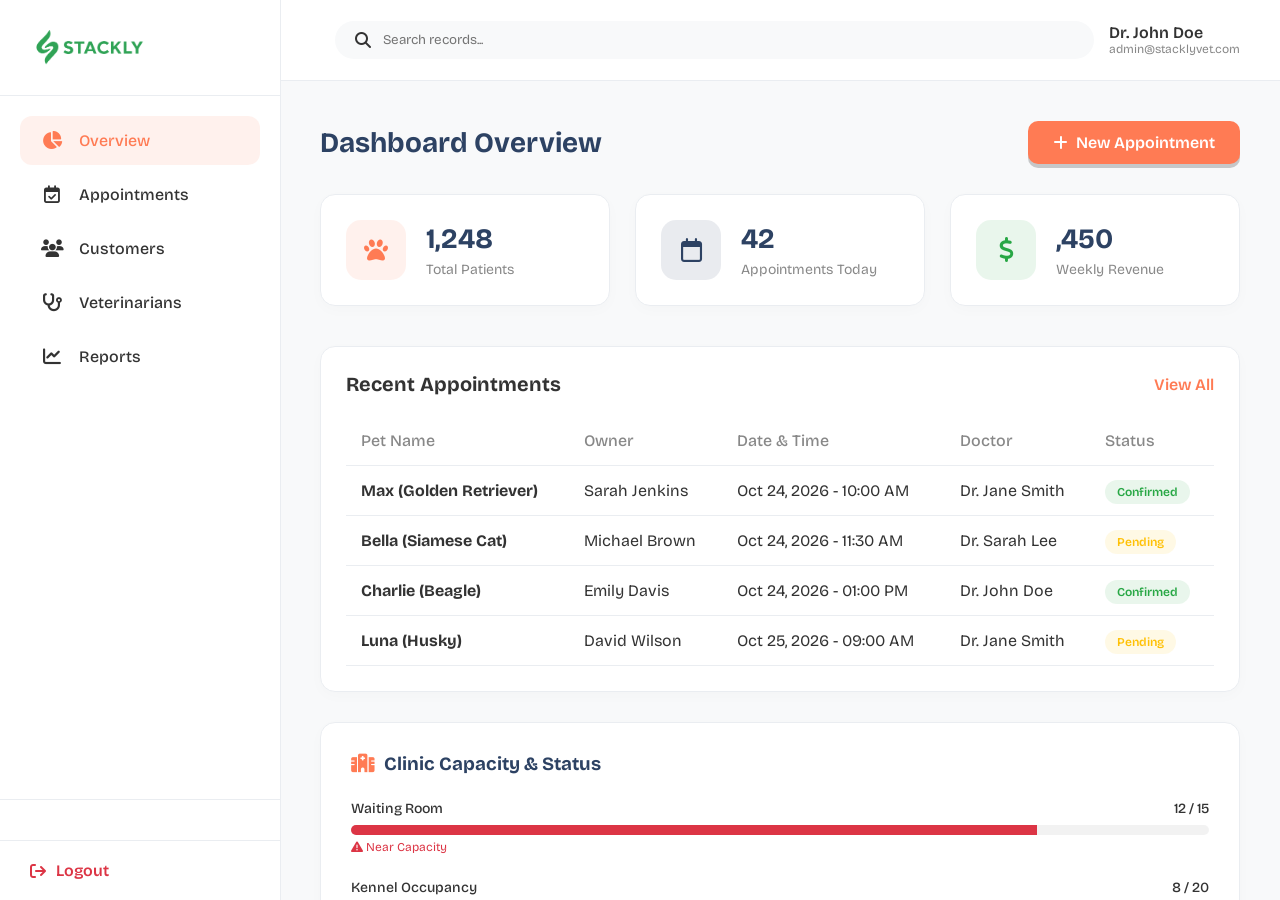
<file: admin_dashboard.html>
<!DOCTYPE html>
<html lang="en">
<head>
    <meta charset="UTF-8">
    <meta name="viewport" content="width=device-width, initial-scale=1.0">
    <title>Admin Dashboard - Stackly</title>
    <link rel="preconnect" href="https://fonts.googleapis.com">
    <link rel="preconnect" href="https://fonts.gstatic.com" crossorigin>
    <link href="https://fonts.googleapis.com/css2?family=Bricolage+Grotesque:opsz,wght@12..96,200..800&display=swap" rel="stylesheet">
    <link rel="stylesheet" href="https://cdnjs.cloudflare.com/ajax/libs/font-awesome/6.4.0/css/all.min.css">
    <link rel="stylesheet" href="css/dashboard.css">
    <link href="https://unpkg.com/aos@2.3.1/dist/aos.css" rel="stylesheet">
</head>
<body class="dashboard-page">
    

    <!-- Sidebar -->
    <aside class="dash-sidebar">
        <div class="sidebar-header">
            <img src="images/logo_0045.webp" alt="Stackly Logo">
        </div>
        <div class="sidebar-menu">
                        <ul>
                <li><a href="#" class="active" data-section="overview"><i class="fa-solid fa-chart-pie"></i> Overview</a></li>
                <li><a href="#" data-section="appointments"><i class="fa-regular fa-calendar-check"></i> Appointments</a></li>
                <li><a href="#" data-section="customers"><i class="fa-solid fa-users"></i> Customers</a></li>
                <li><a href="#" data-section="veterinarians"><i class="fa-solid fa-stethoscope"></i> Veterinarians</a></li>
                <li><a href="#" data-section="reports"><i class="fa-solid fa-chart-line"></i> Reports</a></li>
            </ul>
        </div>
        <div class="sidebar-footer">
            </ul>
        </div>
        <div class="sidebar-footer">
            <a href="login.html"><i class="fa-solid fa-arrow-right-from-bracket"></i> Logout</a>
        </div>
    </aside>

    <!-- Main Content -->
    <main class="dash-main">
        <!-- Topbar -->
        <header class="dash-topbar">
            <div class="topbar-left" style="display: flex; align-items: center; width: 100%; flex: 1; justify-content: space-between;">
                <a href="index.html" class="topbar-logo"><img src="images/logo_0045.webp" alt="Stackly Logo"></a>
                <div class="topbar-search" style="flex: 1; margin: 0 15px;">
                    <i class="fa-solid fa-search"></i>
                    <input type="text" placeholder="Search records...">
                </div>
                <button id="sidebar-toggle" class="sidebar-toggle" style="margin-left: auto;"><i class="fa-solid fa-bars"></i></button>
            </div>
            <div class="topbar-user">
                <div style="display: flex; flex-direction: column; line-height: 1.2;">
                    <span id="dynamic-name">Dr. John Doe</span>
                    <span id="dynamic-email" style="font-size: 12px; color: var(--dash-muted); font-weight: 400;">admin@stacklyvet.com</span>
                </div>
            </div>
        </header>

        <!-- Content Area -->
                <div class="dash-content">
            <!-- SECTION: OVERVIEW -->
            <section id="section-overview" class="dashboard-section active" data-aos="fade-up">
                <div class="page-header">
                    <h1>Dashboard Overview</h1>
                    <a href="404.html" class="btn-primary"><i class="fa-solid fa-plus"></i> New Appointment</a>
                </div>

                <div class="stats-grid">
                    <div class="stat-card">
                        <div class="stat-icon primary">
                            <i class="fa-solid fa-paw"></i>
                        </div>
                        <div class="stat-info">
                            <h3>1,248</h3>
                            <p>Total Patients</p>
                        </div>
                    </div>
                    <div class="stat-card">
                        <div class="stat-icon secondary">
                            <i class="fa-regular fa-calendar"></i>
                        </div>
                        <div class="stat-info">
                            <h3>42</h3>
                            <p>Appointments Today</p>
                        </div>
                    </div>
                    <div class="stat-card">
                        <div class="stat-icon success">
                            <i class="fa-solid fa-dollar-sign"></i>
                        </div>
                        <div class="stat-info">
                            <h3>,450</h3>
                            <p>Weekly Revenue</p>
                        </div>
                    </div>
                </div>

                <div class="table-card">
                    <div class="table-header">
                        <h3>Recent Appointments</h3>
                        <a href="404.html" style="color: var(--dash-primary); font-weight: 600; text-decoration: none;">View All</a>
                    </div>
                    <div class="table-responsive">
                        <table>
                            <thead>
                                <tr>
                                    <th>Pet Name</th>
                                    <th>Owner</th>
                                    <th>Date & Time</th>
                                    <th>Doctor</th>
                                    <th>Status</th>
                                </tr>
                            </thead>
                            <tbody>
                                <tr>
                                    <td><strong>Max (Golden Retriever)</strong></td>
                                    <td>Sarah Jenkins</td>
                                    <td>Oct 24, 2026 - 10:00 AM</td>
                                    <td>Dr. Jane Smith</td>
                                    <td><span class="status confirmed">Confirmed</span></td>
                                </tr>
                                <tr>
                                    <td><strong>Bella (Siamese Cat)</strong></td>
                                    <td>Michael Brown</td>
                                    <td>Oct 24, 2026 - 11:30 AM</td>
                                    <td>Dr. Sarah Lee</td>
                                    <td><span class="status pending">Pending</span></td>
                                </tr>
                                <tr>
                                    <td><strong>Charlie (Beagle)</strong></td>
                                    <td>Emily Davis</td>
                                    <td>Oct 24, 2026 - 01:00 PM</td>
                                    <td>Dr. John Doe</td>
                                    <td><span class="status confirmed">Confirmed</span></td>
                                </tr>
                                <tr>
                                    <td><strong>Luna (Husky)</strong></td>
                                    <td>David Wilson</td>
                                    <td>Oct 25, 2026 - 09:00 AM</td>
                                    <td>Dr. Jane Smith</td>
                                    <td><span class="status pending">Pending</span></td>
                                </tr>
                            </tbody>
                        </table>
                    </div>
                </div>
                <div class="profile-grid" style="margin-top: 30px;">
                    <!-- Section 1: Clinic Capacity & Status -->
                    <div class="table-card" style="padding: 30px;">
                        <h3 style="margin-top: 0; margin-bottom: 25px; color: var(--dash-secondary);"><i class="fa-solid fa-hospital" style="color: var(--dash-primary); margin-right: 10px;"></i>Clinic Capacity & Status</h3>
                        
                        <div style="margin-bottom: 25px;">
                            <div style="display: flex; justify-content: space-between; margin-bottom: 8px; font-size: 14px; font-weight: 500;">
                                <span>Waiting Room</span>
                                <span>12 / 15</span>
                            </div>
                            <div style="height: 10px; background: rgba(0,0,0,0.05); border-radius: 5px; overflow: hidden;">
                                <div style="height: 100%; width: 80%; background: #dc3545;"></div>
                            </div>
                            <p style="margin: 5px 0 0 0; font-size: 12px; color: #dc3545;"><i class="fa-solid fa-triangle-exclamation"></i> Near Capacity</p>
                        </div>
                        
                        <div style="margin-bottom: 25px;">
                            <div style="display: flex; justify-content: space-between; margin-bottom: 8px; font-size: 14px; font-weight: 500;">
                                <span>Kennel Occupancy</span>
                                <span>8 / 20</span>
                            </div>
                            <div style="height: 10px; background: rgba(0,0,0,0.05); border-radius: 5px; overflow: hidden;">
                                <div style="height: 100%; width: 40%; background: #28a745;"></div>
                            </div>
                        </div>

                        <div style="padding-top: 20px; border-top: 1px solid var(--dash-border);">
                            <h4 style="margin: 0 0 15px 0; color: var(--dash-secondary);">Available Emergency Staff</h4>
                            <div style="display: flex; gap: 15px;">
                                <img src="images/author-1.webp" alt="Dr. John" style="width: 40px; height: 40px; border-radius: 50%; border: 2px solid #28a745;" title="Dr. John Doe - Available">
                                <img src="images/author-2.webp" alt="Dr. Jane" style="width: 40px; height: 40px; border-radius: 50%; border: 2px solid #28a745;" title="Dr. Jane Smith - Available">
                            </div>
                        </div>
                    </div>

                    <!-- Section 2: Recent Staff Activity -->
                    <div class="table-card" style="padding: 30px;">
                        <h3 style="margin-top: 0; margin-bottom: 25px; color: var(--dash-secondary);"><i class="fa-solid fa-clipboard-list" style="color: var(--dash-primary); margin-right: 10px;"></i>Recent Staff Activity</h3>
                        
                        <div style="position: relative; padding-left: 20px; border-left: 2px solid var(--dash-border);">
                            
                            <div style="margin-bottom: 20px; position: relative;">
                                <div style="position: absolute; left: -27px; top: 0; width: 12px; height: 12px; border-radius: 50%; background: var(--dash-primary); border: 3px solid #fff;"></div>
                                <p style="margin: 0 0 5px 0; font-size: 14px; color: var(--dash-text);"><strong>Dr. Jane Smith</strong> checked in patient <strong>Max</strong> for General Checkup.</p>
                                <span style="font-size: 12px; color: var(--dash-muted);">10 mins ago</span>
                            </div>
                            
                            <div style="margin-bottom: 20px; position: relative;">
                                <div style="position: absolute; left: -27px; top: 0; width: 12px; height: 12px; border-radius: 50%; background: #28a745; border: 3px solid #fff;"></div>
                                <p style="margin: 0 0 5px 0; font-size: 14px; color: var(--dash-text);">New customer <strong>Sarah Jenkins</strong> successfully registered.</p>
                                <span style="font-size: 12px; color: var(--dash-muted);">45 mins ago</span>
                            </div>
                            
                            <div style="margin-bottom: 20px; position: relative;">
                                <div style="position: absolute; left: -27px; top: 0; width: 12px; height: 12px; border-radius: 50%; background: var(--dash-secondary); border: 3px solid #fff;"></div>
                                <p style="margin: 0 0 5px 0; font-size: 14px; color: var(--dash-text);"><strong>Dr. John Doe</strong> completed Surgery on patient <strong>Bella</strong>.</p>
                                <span style="font-size: 12px; color: var(--dash-muted);">2 hours ago</span>
                            </div>

                            <div style="position: relative;">
                                <div style="position: absolute; left: -27px; top: 0; width: 12px; height: 12px; border-radius: 50%; background: #dc3545; border: 3px solid #fff;"></div>
                                <p style="margin: 0 0 5px 0; font-size: 14px; color: var(--dash-text);"><strong>Inventory Alert:</strong> Rabies vaccine stock is running low (5 remaining).</p>
                                <span style="font-size: 12px; color: var(--dash-muted);">3 hours ago</span>
                            </div>

                        </div>
                    </div>
                </div>
            </section>

            <!-- SECTION: APPOINTMENTS -->
            <section id="section-appointments" class="dashboard-section" data-aos="fade-up" style="display: none;">
                <div class="page-header">
                    <div>
                        <h1 style="margin-bottom: 10px;">Appointments</h1>
                        <p style="margin: 0; font-size: 16px; color: var(--dash-muted);">Manage and view all upcoming appointments.</p>
                    </div>
                    <a href="404.html" class="btn-primary"><i class="fa-solid fa-plus"></i> Create Appointment</a>
                </div>
                <div class="profile-grid" style="margin-top: 30px;">
                    <!-- Section 1: Pending Appointment Requests -->
                    <div class="table-card" style="padding: 30px; background: rgba(255, 123, 84, 0.03); border: 1px solid rgba(255, 123, 84, 0.2);">
                        <div style="display: flex; justify-content: space-between; align-items: center; margin-bottom: 25px;">
                            <h3 style="margin: 0; color: var(--dash-secondary);"><i class="fa-solid fa-inbox" style="color: var(--dash-primary); margin-right: 10px;"></i>Pending Requests (2)</h3>
                        </div>
                        
                        <!-- Request Card 1 -->
                        <div style="background: #fff; padding: 20px; border-radius: 12px; margin-bottom: 15px; border: 1px solid var(--dash-border); box-shadow: 0 4px 10px rgba(0,0,0,0.02);">
                            <div style="display: flex; justify-content: space-between; margin-bottom: 15px;">
                                <div>
                                    <h4 style="margin: 0 0 5px 0;">Daisy (Poodle)</h4>
                                    <p style="margin: 0; font-size: 13px; color: var(--dash-muted);">Owner: Emily Davis</p>
                                </div>
                                <div style="text-align: right;">
                                    <span style="background: rgba(255, 123, 84, 0.1); color: var(--dash-primary); padding: 4px 10px; border-radius: 20px; font-size: 12px; font-weight: 600;">Dental Cleaning</span>
                                </div>
                            </div>
                            <p style="margin: 0 0 15px 0; font-size: 14px; color: var(--dash-text);"><i class="fa-regular fa-clock" style="margin-right: 5px;"></i> Requested: Tomorrow at 2:00 PM</p>
                            <div style="display: flex; gap: 10px;">
                                <button onclick="window.location.href='404.html'" class="btn-primary" style="flex: 1; padding: 8px; font-size: 13px; background: #28a745; border-color: #28a745;"><i class="fa-solid fa-check"></i> Approve</button>
                                <button onclick="window.location.href='404.html'" class="btn-outline" style="flex: 1; padding: 8px; font-size: 13px; border-color: #dc3545; color: #dc3545;"><i class="fa-solid fa-xmark"></i> Decline</button>
                            </div>
                        </div>

                        <!-- Request Card 2 -->
                        <div style="background: #fff; padding: 20px; border-radius: 12px; border: 1px solid var(--dash-border); box-shadow: 0 4px 10px rgba(0,0,0,0.02);">
                            <div style="display: flex; justify-content: space-between; margin-bottom: 15px;">
                                <div>
                                    <h4 style="margin: 0 0 5px 0;">Rocky (Bulldog)</h4>
                                    <p style="margin: 0; font-size: 13px; color: var(--dash-muted);">Owner: Chris Taylor</p>
                                </div>
                                <div style="text-align: right;">
                                    <span style="background: rgba(255, 123, 84, 0.1); color: var(--dash-primary); padding: 4px 10px; border-radius: 20px; font-size: 12px; font-weight: 600;">Vaccination</span>
                                </div>
                            </div>
                            <p style="margin: 0 0 15px 0; font-size: 14px; color: var(--dash-text);"><i class="fa-regular fa-clock" style="margin-right: 5px;"></i> Requested: Friday at 10:30 AM</p>
                            <div style="display: flex; gap: 10px;">
                                <button onclick="window.location.href='404.html'" class="btn-primary" style="flex: 1; padding: 8px; font-size: 13px; background: #28a745; border-color: #28a745;"><i class="fa-solid fa-check"></i> Approve</button>
                                <button onclick="window.location.href='404.html'" class="btn-outline" style="flex: 1; padding: 8px; font-size: 13px; border-color: #dc3545; color: #dc3545;"><i class="fa-solid fa-xmark"></i> Decline</button>
                            </div>
                        </div>
                    </div>

                    <!-- Section 2: Daily Schedule Overview -->
                    <div class="table-card" style="padding: 30px;">
                        <div style="display: flex; justify-content: space-between; align-items: center; margin-bottom: 25px;">
                            <h3 style="margin: 0; color: var(--dash-secondary);"><i class="fa-regular fa-calendar-days" style="color: var(--dash-primary); margin-right: 10px;"></i>Today's Schedule</h3>
                            <span style="font-size: 14px; color: var(--dash-muted); font-weight: 500;">Oct 24, 2026</span>
                        </div>
                        
                        <!-- Dr. Jane Smith Schedule -->
                        <div style="margin-bottom: 25px;">
                            <div style="display: flex; align-items: center; gap: 10px; margin-bottom: 15px;">
                                <img src="images/author-2.webp" alt="Dr. Jane Smith" style="width: 32px; height: 32px; border-radius: 50%; object-fit: cover;">
                                <h4 style="margin: 0;">Dr. Jane Smith</h4>
                            </div>
                            <div style="padding-left: 15px; border-left: 2px solid var(--dash-primary);">
                                <div style="display: flex; justify-content: space-between; margin-bottom: 10px; font-size: 14px;">
                                    <span><strong style="color: var(--dash-primary);">10:00 AM</strong> - Max (Golden Retriever)</span>
                                    <span style="color: #28a745; font-size: 12px; font-weight: 600;"><i class="fa-solid fa-circle" style="font-size: 8px; margin-right: 4px;"></i>In Progress</span>
                                </div>
                                <div style="display: flex; justify-content: space-between; font-size: 14px; color: var(--dash-muted);">
                                    <span><strong style="color: var(--dash-text);">11:00 AM</strong> - Buster (Beagle)</span>
                                    <span style="font-size: 12px;">Waiting Room</span>
                                </div>
                            </div>
                        </div>

                        <!-- Dr. Sarah Lee Schedule -->
                        <div>
                            <div style="display: flex; align-items: center; gap: 10px; margin-bottom: 15px;">
                                <img src="images/author-3.webp" alt="Dr. Sarah Lee" style="width: 32px; height: 32px; border-radius: 50%; object-fit: cover;">
                                <h4 style="margin: 0;">Dr. Sarah Lee</h4>
                            </div>
                            <div style="padding-left: 15px; border-left: 2px solid var(--dash-primary);">
                                <div style="display: flex; justify-content: space-between; margin-bottom: 10px; font-size: 14px; color: var(--dash-muted);">
                                    <span><strong style="color: var(--dash-text);">11:30 AM</strong> - Bella (Siamese)</span>
                                    <span style="font-size: 12px;">Waiting Room</span>
                                </div>
                                <div style="display: flex; justify-content: space-between; font-size: 14px; color: var(--dash-muted);">
                                    <span><strong style="color: var(--dash-text);">01:30 PM</strong> - Whiskers (Tabby)</span>
                                    <span style="font-size: 12px;">Not Arrived</span>
                                </div>
                            </div>
                        </div>

                    </div>
                </div>
                <div class="table-card" style="margin-top: 30px;">
                    <div class="table-header">
                        <h3>All Appointments</h3>
                        <div class="topbar-search" style="margin-bottom: 0;">
                            <i class="fa-solid fa-search"></i>
                            <input type="text" placeholder="Search by name, date...">
                        </div>
                    </div>
                    <div class="table-responsive">
                        <table>
                            <thead>
                                <tr>
                                    <th>Pet Name</th>
                                    <th>Customer</th>
                                    <th>Date & Time</th>
                                    <th>Veterinarian</th>
                                    <th>Status</th>
                                    <th>Actions</th>
                                </tr>
                            </thead>
                            <tbody>
                                <tr>
                                    <td><strong>Max</strong> (Golden Retriever)</td>
                                    <td>Sarah Jenkins</td>
                                    <td>Oct 24, 2026 - 10:00 AM</td>
                                    <td>Dr. Jane Smith</td>
                                    <td><span class="status confirmed">Confirmed</span></td>
                                    <td>
                                        <a href="404.html" style="color: var(--dash-primary); margin-right: 15px;"><i class="fa-solid fa-pen"></i></a>
                                        <a href="404.html" style="color: #dc3545;"><i class="fa-solid fa-ban"></i></a>
                                    </td>
                                </tr>
                                <tr>
                                    <td><strong>Bella</strong> (Siamese Cat)</td>
                                    <td>Michael Brown</td>
                                    <td>Oct 24, 2026 - 11:30 AM</td>
                                    <td>Dr. Sarah Lee</td>
                                    <td><span class="status pending">Pending</span></td>
                                    <td>
                                        <a href="404.html" style="color: var(--dash-primary); margin-right: 15px;"><i class="fa-solid fa-pen"></i></a>
                                        <a href="404.html" style="color: #dc3545;"><i class="fa-solid fa-ban"></i></a>
                                    </td>
                                </tr>
                                <tr>
                                    <td><strong>Charlie</strong> (Beagle)</td>
                                    <td>Emily Davis</td>
                                    <td>Oct 24, 2026 - 01:00 PM</td>
                                    <td>Dr. John Doe</td>
                                    <td><span class="status confirmed">Confirmed</span></td>
                                    <td>
                                        <a href="404.html" style="color: var(--dash-primary); margin-right: 15px;"><i class="fa-solid fa-pen"></i></a>
                                        <a href="404.html" style="color: #dc3545;"><i class="fa-solid fa-ban"></i></a>
                                    </td>
                                </tr>
                            </tbody>
                        </table>
                    </div>
                </div>
            </section>

            <!-- SECTION: CUSTOMERS -->
            <section id="section-customers" class="dashboard-section" data-aos="fade-up" style="display: none;">
                <div class="page-header">
                    <div>
                        <h1 style="margin-bottom: 10px;">Customers</h1>
                        <p style="margin: 0; font-size: 16px; color: var(--dash-muted);">Manage your customer directory and their pets.</p>
                    </div>
                    <a href="404.html" class="btn-primary"><i class="fa-solid fa-user-plus"></i> Add Customer</a>
                </div>
                <div class="profile-grid" style="margin-top: 30px;">
                    <!-- Section 1: VIP Customers -->
                    <div class="table-card" style="padding: 30px;">
                        <h3 style="margin-top: 0; margin-bottom: 25px; color: var(--dash-secondary);"><i class="fa-solid fa-crown" style="color: #f1c40f; margin-right: 10px;"></i>Top VIP Customers</h3>
                        
                        <div style="background: linear-gradient(135deg, rgba(45,66,99,0.05) 0%, rgba(45,66,99,0) 100%); border: 1px solid var(--dash-border); padding: 15px; border-radius: 12px; display: flex; align-items: center; justify-content: space-between; margin-bottom: 15px;">
                            <div style="display: flex; align-items: center; gap: 15px;">
                                <img src="images/author-2.webp" alt="Emily Davis" style="width: 45px; height: 45px; border-radius: 50%; object-fit: cover;">
                                <div>
                                    <h4 style="margin: 0 0 3px 0;">Emily Davis</h4>
                                    <span style="font-size: 12px; color: var(--dash-muted);">Member since 2018 ? 3 Pets</span>
                                </div>
                            </div>
                            <div style="text-align: right;">
                                <h4 style="margin: 0; color: var(--dash-primary);">27 Visits</h4>
                                <span style="background: rgba(241, 196, 15, 0.2); color: #d4ac0d; padding: 2px 8px; border-radius: 12px; font-size: 10px; font-weight: bold; text-transform: uppercase;">Platinum</span>
                            </div>
                        </div>

                        <div style="background: linear-gradient(135deg, rgba(45,66,99,0.05) 0%, rgba(45,66,99,0) 100%); border: 1px solid var(--dash-border); padding: 15px; border-radius: 12px; display: flex; align-items: center; justify-content: space-between;">
                            <div style="display: flex; align-items: center; gap: 15px;">
                                <img src="images/author-3.webp" alt="Sarah Jenkins" style="width: 45px; height: 45px; border-radius: 50%; object-fit: cover;">
                                <div>
                                    <h4 style="margin: 0 0 3px 0;">Sarah Jenkins</h4>
                                    <span style="font-size: 12px; color: var(--dash-muted);">Member since 2020 ? 2 Pets</span>
                                </div>
                            </div>
                            <div style="text-align: right;">
                                <h4 style="margin: 0; color: var(--dash-primary);">14 Visits</h4>
                                <span style="background: rgba(241, 196, 15, 0.2); color: #d4ac0d; padding: 2px 8px; border-radius: 12px; font-size: 10px; font-weight: bold; text-transform: uppercase;">Gold</span>
                            </div>
                        </div>
                    </div>

                    <!-- Section 2: Recent Feedback -->
                    <div class="table-card" style="padding: 30px;">
                        <div style="display: flex; justify-content: space-between; align-items: center; margin-bottom: 25px;">
                            <h3 style="margin: 0; color: var(--dash-secondary);"><i class="fa-solid fa-comment-dots" style="color: var(--dash-primary); margin-right: 10px;"></i>Recent Feedback</h3>
                            <span style="font-size: 14px; color: var(--dash-primary); font-weight: 500; cursor: pointer;">View All</span>
                        </div>

                        <div style="border-bottom: 1px solid var(--dash-border); padding-bottom: 15px; margin-bottom: 15px;">
                            <div style="display: flex; justify-content: space-between; align-items: center; margin-bottom: 5px;">
                                <strong style="font-size: 14px;">Michael Brown</strong>
                                <span style="color: #f1c40f; font-size: 12px;"><i class="fa-solid fa-star"></i><i class="fa-solid fa-star"></i><i class="fa-solid fa-star"></i><i class="fa-solid fa-star"></i><i class="fa-solid fa-star"></i></span>
                            </div>
                            <p style="margin: 0 0 10px 0; font-size: 13px; color: var(--dash-text); font-style: italic;">"Dr. Lee was absolutely amazing with Luna! The checkup was fast and stress-free."</p>
                            <div style="display: flex; justify-content: space-between; align-items: center;">
                                <span style="font-size: 11px; color: var(--dash-muted);">2 hours ago</span>
                                <button onclick="window.location.href='404.html'" style="background: none; border: none; color: var(--dash-primary); font-size: 12px; font-weight: 600; cursor: pointer; padding: 0;">Reply</button>
                            </div>
                        </div>

                        <div>
                            <div style="display: flex; justify-content: space-between; align-items: center; margin-bottom: 5px;">
                                <strong style="font-size: 14px;">David Wilson</strong>
                                <span style="color: #f1c40f; font-size: 12px;"><i class="fa-solid fa-star"></i><i class="fa-solid fa-star"></i><i class="fa-solid fa-star"></i><i class="fa-solid fa-star"></i><i class="fa-regular fa-star"></i></span>
                            </div>
                            <p style="margin: 0 0 10px 0; font-size: 13px; color: var(--dash-text); font-style: italic;">"Great service, but the waiting room was a bit crowded today."</p>
                            <div style="display: flex; justify-content: space-between; align-items: center;">
                                <span style="font-size: 11px; color: var(--dash-muted);">Yesterday</span>
                                <button onclick="window.location.href='404.html'" style="background: none; border: none; color: var(--dash-primary); font-size: 12px; font-weight: 600; cursor: pointer; padding: 0;">Follow Up</button>
                            </div>
                        </div>
                    </div>
                </div>
                <div class="table-card" style="margin-top: 30px;">
                    <div class="table-responsive">
                        <table>
                            <thead>
                                <tr>
                                    <th>Customer Name</th>
                                    <th>Contact Information</th>
                                    <th>Registered Pets</th>
                                    <th>Total Visits</th>
                                    <th>Actions</th>
                                </tr>
                            </thead>
                            <tbody>
                                <tr>
                                    <td><strong>Sarah Jenkins</strong></td>
                                    <td>sarah.j@example.com<br><span style="color: var(--dash-muted); font-size: 13px;">(555) 123-4567</span></td>
                                    <td>2 (Max, Bella)</td>
                                    <td>14</td>
                                    <td>
                                        <button onclick="window.location.href='404.html'" class="btn-outline" style="padding: 5px 10px; font-size: 12px;">View Details</button>
                                    </td>
                                </tr>
                                <tr>
                                    <td><strong>Michael Brown</strong></td>
                                    <td>m.brown@example.com<br><span style="color: var(--dash-muted); font-size: 13px;">(555) 987-6543</span></td>
                                    <td>1 (Luna)</td>
                                    <td>3</td>
                                    <td>
                                        <button onclick="window.location.href='404.html'" class="btn-outline" style="padding: 5px 10px; font-size: 12px;">View Details</button>
                                    </td>
                                </tr>
                                <tr>
                                    <td><strong>Emily Davis</strong></td>
                                    <td>emily.d@example.com<br><span style="color: var(--dash-muted); font-size: 13px;">(555) 222-3333</span></td>
                                    <td>3 (Charlie, Daisy, Milo)</td>
                                    <td>27</td>
                                    <td>
                                        <button onclick="window.location.href='404.html'" class="btn-outline" style="padding: 5px 10px; font-size: 12px;">View Details</button>
                                    </td>
                                </tr>
                            </tbody>
                        </table>
                    </div>
                </div>
            </section>

            <!-- SECTION: VETERINARIANS -->
            <section id="section-veterinarians" class="dashboard-section" data-aos="fade-up" style="display: none;">
                <div class="page-header">
                    <div>
                        <h1 style="margin-bottom: 10px;">Veterinarians</h1>
                        <p style="margin: 0; font-size: 16px; color: var(--dash-muted);">Manage clinic staff and schedules.</p>
                    </div>
                    <a href="404.html" class="btn-primary"><i class="fa-solid fa-user-doctor"></i> Add Doctor</a>
                </div>
                
                <div class="prescriptions-grid" style="margin-top: 30px;">
                    <!-- Vet Card 1 -->
                    <div class="prescription-card" style="align-items: center; text-align: center;">
                        <img src="images/author-1.webp" alt="Dr. John Doe" style="width: 100px; height: 100px; border-radius: 50%; object-fit: cover; margin-bottom: 15px;">
                        <h3 style="margin: 0 0 5px 0; color: var(--dash-secondary);">Dr. John Doe</h3>
                        <p style="margin: 0 0 15px 0; color: var(--dash-primary); font-weight: 500;">Head of Surgery</p>
                        <p style="margin: 0 0 5px 0; font-size: 14px; color: var(--dash-text);">15 Years Experience</p>
                        <p style="margin: 0 0 20px 0; font-size: 14px; color: #28a745; font-weight: 600;"><i class="fa-solid fa-circle" style="font-size: 8px; margin-right: 5px;"></i> Available Today</p>
                        <button onclick="window.location.href='404.html'" class="btn-outline" style="width: 100%; justify-content: center;">View Schedule</button>
                    </div>
                    <!-- Vet Card 2 -->
                    <div class="prescription-card" style="align-items: center; text-align: center;">
                        <img src="images/author-2.webp" alt="Dr. Jane Smith" style="width: 100px; height: 100px; border-radius: 50%; object-fit: cover; margin-bottom: 15px;">
                        <h3 style="margin: 0 0 5px 0; color: var(--dash-secondary);">Dr. Jane Smith</h3>
                        <p style="margin: 0 0 15px 0; color: var(--dash-primary); font-weight: 500;">General Practice</p>
                        <p style="margin: 0 0 5px 0; font-size: 14px; color: var(--dash-text);">8 Years Experience</p>
                        <p style="margin: 0 0 20px 0; font-size: 14px; color: #28a745; font-weight: 600;"><i class="fa-solid fa-circle" style="font-size: 8px; margin-right: 5px;"></i> Available Today</p>
                        <button onclick="window.location.href='404.html'" class="btn-outline" style="width: 100%; justify-content: center;">View Schedule</button>
                    </div>
                    <!-- Vet Card 3 -->
                    <div class="prescription-card" style="align-items: center; text-align: center;">
                        <img src="images/author-3.webp" alt="Dr. Sarah Lee" style="width: 100px; height: 100px; border-radius: 50%; object-fit: cover; margin-bottom: 15px;">
                        <h3 style="margin: 0 0 5px 0; color: var(--dash-secondary);">Dr. Sarah Lee</h3>
                        <p style="margin: 0 0 15px 0; color: var(--dash-primary); font-weight: 500;">Feline Specialist</p>
                        <p style="margin: 0 0 5px 0; font-size: 14px; color: var(--dash-text);">12 Years Experience</p>
                        <p style="margin: 0 0 20px 0; font-size: 14px; color: #dc3545; font-weight: 600;"><i class="fa-solid fa-circle" style="font-size: 8px; margin-right: 5px;"></i> Off Duty</p>
                        <button onclick="window.location.href='404.html'" class="btn-outline" style="width: 100%; justify-content: center;">View Schedule</button>
                    </div>
                </div>
            </section>

            <!-- SECTION: REPORTS -->
            <section id="section-reports" class="dashboard-section" data-aos="fade-up" style="display: none;">
                <div class="page-header">
                    <div>
                        <h1 style="margin-bottom: 10px;">Reports & Analytics</h1>
                        <p style="margin: 0; font-size: 16px; color: var(--dash-muted);">Track clinic performance and growth.</p>
                    </div>
                    <button onclick="window.location.href='404.html'" class="btn-outline"><i class="fa-solid fa-download"></i> Export Data</button>
                </div>
                
                <div class="stats-grid" style="margin-top: 30px;">
                    <div class="stat-card">
                        <div class="stat-icon primary">
                            <i class="fa-solid fa-chart-line"></i>
                        </div>
                        <div class="stat-info">
                            <h3>+15%</h3>
                            <p>Monthly Growth</p>
                        </div>
                    </div>
                    <div class="stat-card">
                        <div class="stat-icon success">
                            <i class="fa-solid fa-users"></i>
                        </div>
                        <div class="stat-info">
                            <h3>142</h3>
                            <p>New Customers (MTD)</p>
                        </div>
                    </div>
                    <div class="stat-card">
                        <div class="stat-icon secondary">
                            <i class="fa-solid fa-star"></i>
                        </div>
                        <div class="stat-info">
                            <h3>4.9</h3>
                            <p>Average Rating</p>
                        </div>
                    </div>
                </div>

                <div class="profile-grid" style="margin-top: 30px;">
                    <div class="table-card" style="padding: 30px;">
                        <h3 style="margin-top: 0; margin-bottom: 20px; color: var(--dash-secondary);">Monthly Revenue Overview</h3>
                        <div style="height: 250px; background: rgba(0,0,0,0.02); border-radius: 12px; display: flex; align-items: flex-end; justify-content: space-around; padding: 20px;">
                            <div style="width: 40px; background: var(--dash-primary); height: 40%; border-radius: 6px 6px 0 0;"></div>
                            <div style="width: 40px; background: var(--dash-primary); height: 60%; border-radius: 6px 6px 0 0;"></div>
                            <div style="width: 40px; background: var(--dash-primary); height: 45%; border-radius: 6px 6px 0 0;"></div>
                            <div style="width: 40px; background: var(--dash-primary); height: 80%; border-radius: 6px 6px 0 0;"></div>
                            <div style="width: 40px; background: var(--dash-primary); height: 75%; border-radius: 6px 6px 0 0;"></div>
                            <div style="width: 40px; background: var(--dash-primary); height: 95%; border-radius: 6px 6px 0 0;"></div>
                        </div>
                        <div style="display: flex; justify-content: space-around; margin-top: 10px; font-size: 12px; color: var(--dash-muted);">
                            <span>May</span><span>Jun</span><span>Jul</span><span>Aug</span><span>Sep</span><span>Oct</span>
                        </div>
                    </div>
                    <div class="table-card" style="padding: 30px;">
                        <h3 style="margin-top: 0; margin-bottom: 20px; color: var(--dash-secondary);">Appointments by Type</h3>
                        <div style="margin-bottom: 15px;">
                            <div style="display: flex; justify-content: space-between; margin-bottom: 5px; font-size: 14px;">
                                <span>General Checkup</span><span>45%</span>
                            </div>
                            <div style="height: 8px; background: rgba(0,0,0,0.05); border-radius: 4px; overflow: hidden;">
                                <div style="height: 100%; width: 45%; background: var(--dash-primary);"></div>
                            </div>
                        </div>
                        <div style="margin-bottom: 15px;">
                            <div style="display: flex; justify-content: space-between; margin-bottom: 5px; font-size: 14px;">
                                <span>Vaccinations</span><span>30%</span>
                            </div>
                            <div style="height: 8px; background: rgba(0,0,0,0.05); border-radius: 4px; overflow: hidden;">
                                <div style="height: 100%; width: 30%; background: #28a745;"></div>
                            </div>
                        </div>
                        <div style="margin-bottom: 15px;">
                            <div style="display: flex; justify-content: space-between; margin-bottom: 5px; font-size: 14px;">
                                <span>Surgery</span><span>15%</span>
                            </div>
                            <div style="height: 8px; background: rgba(0,0,0,0.05); border-radius: 4px; overflow: hidden;">
                                <div style="height: 100%; width: 15%; background: var(--dash-secondary);"></div>
                            </div>
                        </div>
                        <div style="margin-bottom: 15px;">
                            <div style="display: flex; justify-content: space-between; margin-bottom: 5px; font-size: 14px;">
                                <span>Emergency</span><span>10%</span>
                            </div>
                            <div style="height: 8px; background: rgba(0,0,0,0.05); border-radius: 4px; overflow: hidden;">
                                <div style="height: 100%; width: 10%; background: #dc3545;"></div>
                            </div>
                        </div>
                    </div>
                </div>
            </section>
        </div>
    </main>

        <script>
        // Load User Profile from Login
        const userName = localStorage.getItem('userName');
        const userEmail = localStorage.getItem('userEmail');
        
        if (userName) document.getElementById('dynamic-name').textContent = userName;
        if (userEmail) document.getElementById('dynamic-email').textContent = userEmail;
        
        document.addEventListener('DOMContentLoaded', function() {
            // Sidebar Toggle Logic
            const sidebarToggle = document.getElementById('sidebar-toggle');
            const sidebar = document.querySelector('.dash-sidebar');
            
            if (sidebarToggle && sidebar) {
                sidebarToggle.addEventListener('click', function(e) {
                    e.stopPropagation();
                    sidebar.classList.toggle('active');
                });

                document.addEventListener('click', function(event) {
                    if (window.innerWidth <= 991) {
                        const isClickInsideSidebar = sidebar.contains(event.target);
                        const isClickOnToggle = sidebarToggle.contains(event.target);
                        
                        if (!isClickInsideSidebar && !isClickOnToggle && sidebar.classList.contains('active')) {
                            sidebar.classList.remove('active');
                        }
                    }
                });
                
                // Prevent clicks inside sidebar from closing it
                sidebar.addEventListener('click', function(e) {
                    e.stopPropagation();
                });
            }

            const sidebarLinks = document.querySelectorAll('.sidebar-menu a[data-section]');
            const sections = document.querySelectorAll('.dashboard-section');

            sidebarLinks.forEach(link => {
                link.addEventListener('click', function(e) {
                    e.preventDefault();
                    
                    sidebarLinks.forEach(l => l.classList.remove('active'));
                    this.classList.add('active');
                    
                    const targetId = 'section-' + this.getAttribute('data-section');
                    
                    sections.forEach(section => {
                        if (section.id === targetId) {
                            section.style.display = 'block';
                            section.style.opacity = '0';
                            // Trigger reflow
                            void section.offsetWidth;
                            section.style.transition = 'opacity 0.3s ease';
                            section.style.opacity = '1';
                        } else {
                            section.style.display = 'none';
                        }
                    });
                });
            });
        });
    </script>
    <script src="https://unpkg.com/aos@2.3.1/dist/aos.js"></script>
    <script>
        AOS.init({
            duration: 800,
            once: true,
            offset: 100
        });
    </script>
</body>
</html>
</file>
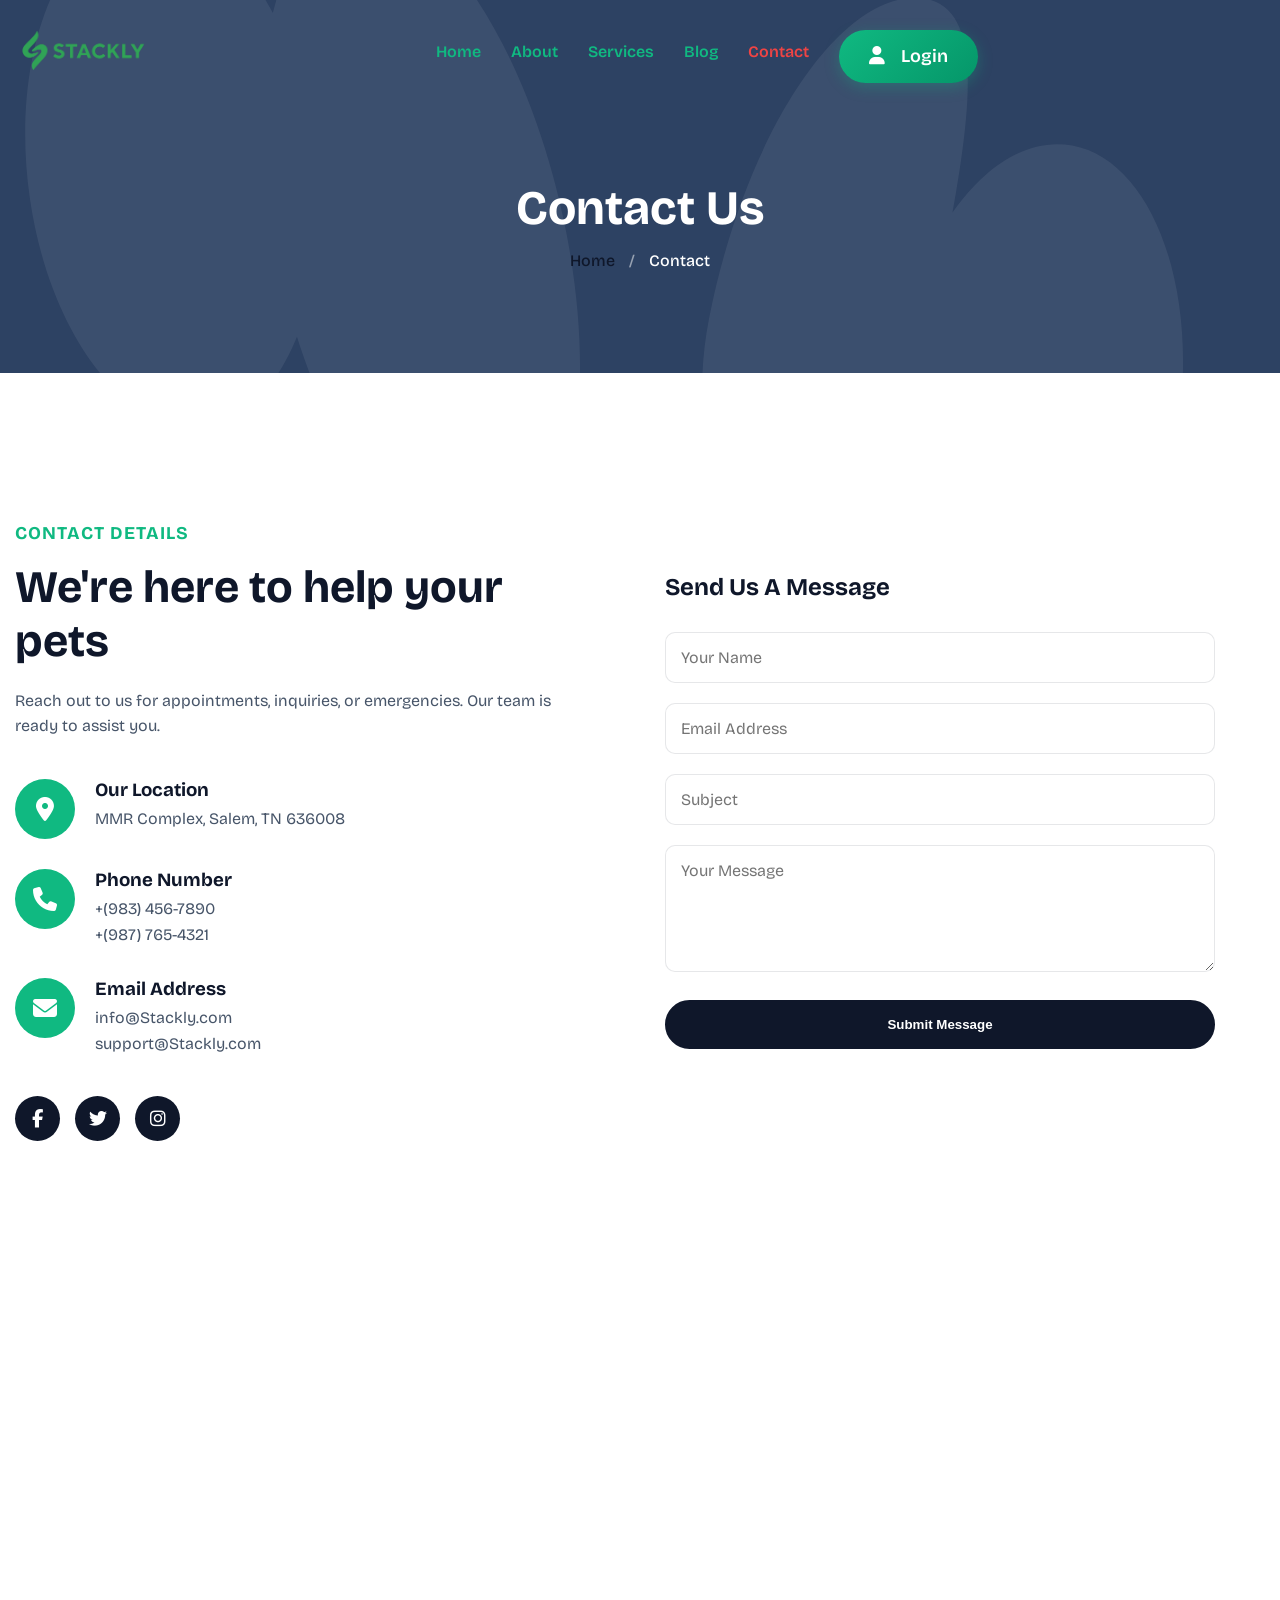
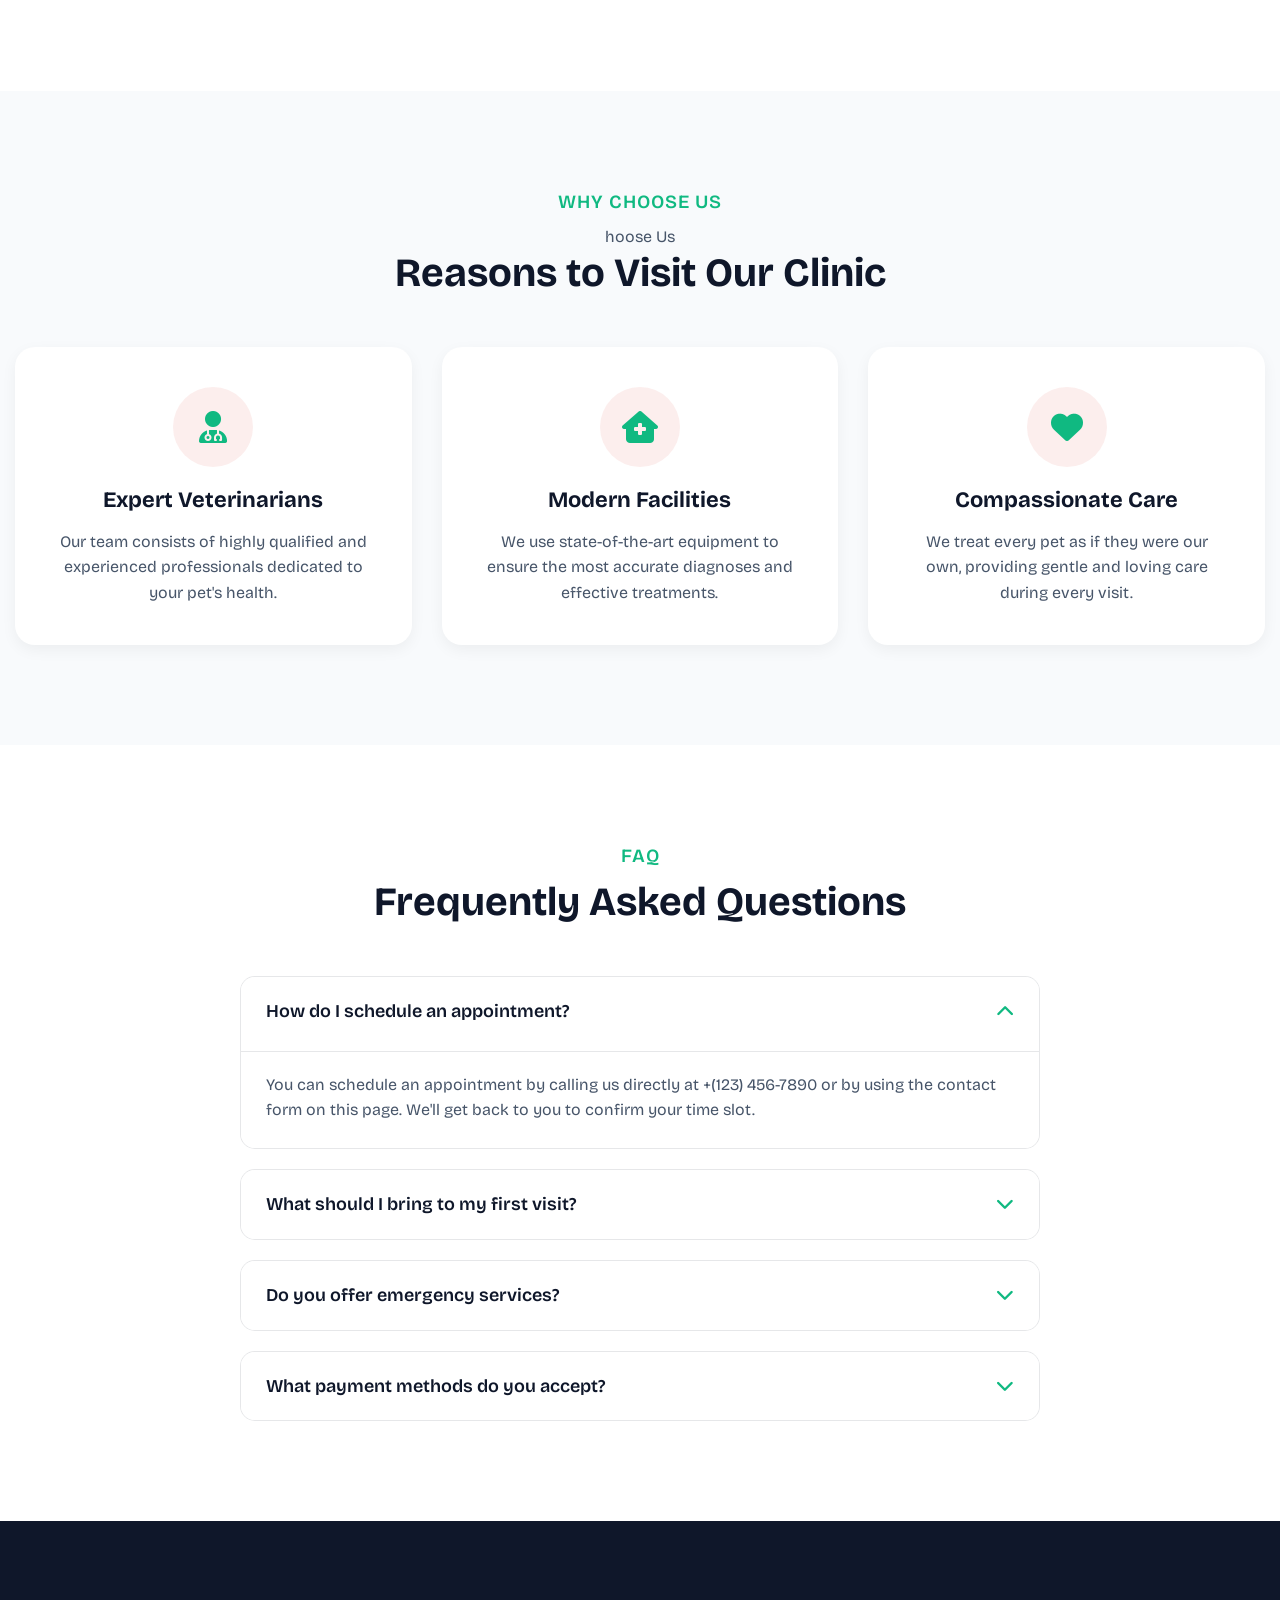
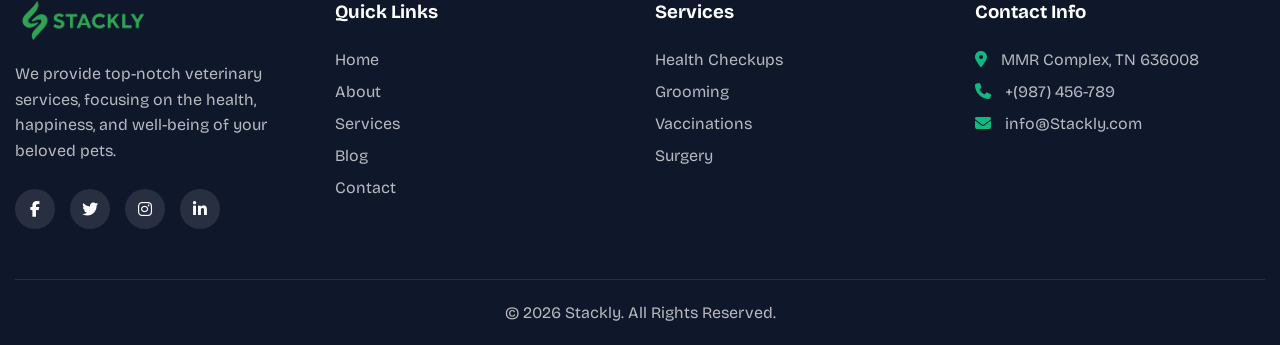
<file: contact.html>
<!DOCTYPE html>
<html lang="en">
<head>
    <meta charset="UTF-8">
    <meta name="viewport" content="width=device-width, initial-scale=1.0">
    <title>Contact - Stackly</title>
    <!-- Google Fonts -->
    <link rel="preconnect" href="https://fonts.googleapis.com">
    <link rel="preconnect" href="https://fonts.gstatic.com" crossorigin>
    <link href="https://fonts.googleapis.com/css2?family=Bricolage+Grotesque:opsz,wght@12..96,200..800&display=swap" rel="stylesheet">
    <!-- Font Awesome -->
    <link rel="stylesheet" href="https://cdnjs.cloudflare.com/ajax/libs/font-awesome/6.4.0/css/all.min.css">
    <!-- Custom CSS -->
    <link rel="stylesheet" href="css/style.css">
    <link href="https://unpkg.com/aos@2.3.1/dist/aos.css" rel="stylesheet">
</head>
<body>
    <!-- Background Animation -->
    

    <!-- Header Start -->
    <header class="main-header">
        <div class="container header-container">
            <!-- Logo -->
            <a href="index.html" class="logo">
                <img src="images/logo_0045.webp" alt="Stackly Logo">
            </a>

            <!-- Navigation -->
            <nav class="main-nav">

                <ul class="nav-menu">
                    <li><a href="index.html">Home</a></li>
                    <li><a href="about.html">About</a></li>
                    <li><a href="services.html">Services</a></li>
                    <li><a href="blog.html">Blog</a></li>
                    
                    <li><a href="contact.html" class="active">Contact</a></li>
                      <li class="mobile-login" style="text-align: center; margin-top: 10px;"><a href="login.html" class="btn btn-highlighted" style="color: white !important; display: inline-flex !important; align-items: center; padding: 12px 30px !important; font-size: 18px !important; border-radius: 50px !important;"><i class="fa-solid fa-user" style="margin-right: 8px;"></i>Login</a></li>
                  </ul>
            </nav>

            <!-- Header Action -->
            <div class="header-action">
                <button class="mobile-toggle"><i class="fa-solid fa-bars"></i></button>
            </div>
        </div>
    </header>
    <!-- Header End -->

    <!-- Page Banner Start -->
    <section class="page-banner" style="position: relative; background: #2D4263; padding: 180px 0 100px; text-align: center;">
    <!-- Floating Paws Animation -->
    <div class="paw-animation-container" style="position: absolute; top: 0; left: 0; width: 100%; height: 100%; overflow: hidden; z-index: 1;">
        <svg class="paw paw-1" viewBox="0 0 512 512" xmlns="http://www.w3.org/2000/svg"><path d="M226.5 92.9c14.3 73.1-.1 134-32.2 136.2-32.1 2.2-69.8-55.2-84.1-128.3-14.3-73.1.1-134 32.2-136.2 32.1-2.2 69.8 55.2 84.1 128.3zm-143.1 77.2c-31.5 5.8-63.5-35-71.5-91.1-8-56.1 11-106.1 42.5-111.9 31.5-5.8 63.5 35 71.5 91.1 8 56.1-11 106.1-42.5 111.9zm345.5-111.9c31.5 5.8 50.5 55.8 42.5 111.9-8 56.1-40 96.9-71.5 91.1-31.5-5.8-50.5-55.8-42.5-111.9 8-56.1 40-96.9 71.5-91.1zm-83.4 205.5c-32.1-2.2-76.2-63.1-61.9-136.2 14.3-73.1 52-130.5 84.1-128.3 32.1 2.2 17.9 63.1 3.6 136.2-14.3 73.1-52 130.5-84.1 128.3zM256 276.9c-88.7 0-149.3 53.6-173.8 111.8-19.4 46-5.8 112 55.4 121.2 56.7 8.5 84.5-38.3 118.4-38.3 33.5 0 61.1 46.9 118.4 38.3 61.2-9.2 74.8-75.2 55.4-121.2-24.5-58.2-85.1-111.8-173.8-111.8z" fill="rgba(255,255,255,0.07)"/></svg>
        <svg class="paw paw-2" viewBox="0 0 512 512" xmlns="http://www.w3.org/2000/svg"><path d="M226.5 92.9c14.3 73.1-.1 134-32.2 136.2-32.1 2.2-69.8-55.2-84.1-128.3-14.3-73.1.1-134 32.2-136.2 32.1-2.2 69.8 55.2 84.1 128.3zm-143.1 77.2c-31.5 5.8-63.5-35-71.5-91.1-8-56.1 11-106.1 42.5-111.9 31.5-5.8 63.5 35 71.5 91.1 8 56.1-11 106.1-42.5 111.9zm345.5-111.9c31.5 5.8 50.5 55.8 42.5 111.9-8 56.1-40 96.9-71.5 91.1-31.5-5.8-50.5-55.8-42.5-111.9 8-56.1 40-96.9 71.5-91.1zm-83.4 205.5c-32.1-2.2-76.2-63.1-61.9-136.2 14.3-73.1 52-130.5 84.1-128.3 32.1 2.2 17.9 63.1 3.6 136.2-14.3 73.1-52 130.5-84.1 128.3zM256 276.9c-88.7 0-149.3 53.6-173.8 111.8-19.4 46-5.8 112 55.4 121.2 56.7 8.5 84.5-38.3 118.4-38.3 33.5 0 61.1 46.9 118.4 38.3 61.2-9.2 74.8-75.2 55.4-121.2-24.5-58.2-85.1-111.8-173.8-111.8z" fill="rgba(255,255,255,0.07)"/></svg>
        <svg class="paw paw-3" viewBox="0 0 512 512" xmlns="http://www.w3.org/2000/svg"><path d="M226.5 92.9c14.3 73.1-.1 134-32.2 136.2-32.1 2.2-69.8-55.2-84.1-128.3-14.3-73.1.1-134 32.2-136.2 32.1-2.2 69.8 55.2 84.1 128.3zm-143.1 77.2c-31.5 5.8-63.5-35-71.5-91.1-8-56.1 11-106.1 42.5-111.9 31.5-5.8 63.5 35 71.5 91.1 8 56.1-11 106.1-42.5 111.9zm345.5-111.9c31.5 5.8 50.5 55.8 42.5 111.9-8 56.1-40 96.9-71.5 91.1-31.5-5.8-50.5-55.8-42.5-111.9 8-56.1 40-96.9 71.5-91.1zm-83.4 205.5c-32.1-2.2-76.2-63.1-61.9-136.2 14.3-73.1 52-130.5 84.1-128.3 32.1 2.2 17.9 63.1 3.6 136.2-14.3 73.1-52 130.5-84.1 128.3zM256 276.9c-88.7 0-149.3 53.6-173.8 111.8-19.4 46-5.8 112 55.4 121.2 56.7 8.5 84.5-38.3 118.4-38.3 33.5 0 61.1 46.9 118.4 38.3 61.2-9.2 74.8-75.2 55.4-121.2-24.5-58.2-85.1-111.8-173.8-111.8z" fill="rgba(255,255,255,0.07)"/></svg>
        <svg class="paw paw-4" viewBox="0 0 512 512" xmlns="http://www.w3.org/2000/svg"><path d="M226.5 92.9c14.3 73.1-.1 134-32.2 136.2-32.1 2.2-69.8-55.2-84.1-128.3-14.3-73.1.1-134 32.2-136.2 32.1-2.2 69.8 55.2 84.1 128.3zm-143.1 77.2c-31.5 5.8-63.5-35-71.5-91.1-8-56.1 11-106.1 42.5-111.9 31.5-5.8 63.5 35 71.5 91.1 8 56.1-11 106.1-42.5 111.9zm345.5-111.9c31.5 5.8 50.5 55.8 42.5 111.9-8 56.1-40 96.9-71.5 91.1-31.5-5.8-50.5-55.8-42.5-111.9 8-56.1 40-96.9 71.5-91.1zm-83.4 205.5c-32.1-2.2-76.2-63.1-61.9-136.2 14.3-73.1 52-130.5 84.1-128.3 32.1 2.2 17.9 63.1 3.6 136.2-14.3 73.1-52 130.5-84.1 128.3zM256 276.9c-88.7 0-149.3 53.6-173.8 111.8-19.4 46-5.8 112 55.4 121.2 56.7 8.5 84.5-38.3 118.4-38.3 33.5 0 61.1 46.9 118.4 38.3 61.2-9.2 74.8-75.2 55.4-121.2-24.5-58.2-85.1-111.8-173.8-111.8z" fill="rgba(255,255,255,0.07)"/></svg>
        <svg class="paw paw-5" viewBox="0 0 512 512" xmlns="http://www.w3.org/2000/svg"><path d="M226.5 92.9c14.3 73.1-.1 134-32.2 136.2-32.1 2.2-69.8-55.2-84.1-128.3-14.3-73.1.1-134 32.2-136.2 32.1-2.2 69.8 55.2 84.1 128.3zm-143.1 77.2c-31.5 5.8-63.5-35-71.5-91.1-8-56.1 11-106.1 42.5-111.9 31.5-5.8 63.5 35 71.5 91.1 8 56.1-11 106.1-42.5 111.9zm345.5-111.9c31.5 5.8 50.5 55.8 42.5 111.9-8 56.1-40 96.9-71.5 91.1-31.5-5.8-50.5-55.8-42.5-111.9 8-56.1 40-96.9 71.5-91.1zm-83.4 205.5c-32.1-2.2-76.2-63.1-61.9-136.2 14.3-73.1 52-130.5 84.1-128.3 32.1 2.2 17.9 63.1 3.6 136.2-14.3 73.1-52 130.5-84.1 128.3zM256 276.9c-88.7 0-149.3 53.6-173.8 111.8-19.4 46-5.8 112 55.4 121.2 56.7 8.5 84.5-38.3 118.4-38.3 33.5 0 61.1 46.9 118.4 38.3 61.2-9.2 74.8-75.2 55.4-121.2-24.5-58.2-85.1-111.8-173.8-111.8z" fill="rgba(255,255,255,0.07)"/></svg>
        <svg class="paw paw-6" viewBox="0 0 512 512" xmlns="http://www.w3.org/2000/svg"><path d="M226.5 92.9c14.3 73.1-.1 134-32.2 136.2-32.1 2.2-69.8-55.2-84.1-128.3-14.3-73.1.1-134 32.2-136.2 32.1-2.2 69.8 55.2 84.1 128.3zm-143.1 77.2c-31.5 5.8-63.5-35-71.5-91.1-8-56.1 11-106.1 42.5-111.9 31.5-5.8 63.5 35 71.5 91.1 8 56.1-11 106.1-42.5 111.9zm345.5-111.9c31.5 5.8 50.5 55.8 42.5 111.9-8 56.1-40 96.9-71.5 91.1-31.5-5.8-50.5-55.8-42.5-111.9 8-56.1 40-96.9 71.5-91.1zm-83.4 205.5c-32.1-2.2-76.2-63.1-61.9-136.2 14.3-73.1 52-130.5 84.1-128.3 32.1 2.2 17.9 63.1 3.6 136.2-14.3 73.1-52 130.5-84.1 128.3zM256 276.9c-88.7 0-149.3 53.6-173.8 111.8-19.4 46-5.8 112 55.4 121.2 56.7 8.5 84.5-38.3 118.4-38.3 33.5 0 61.1 46.9 118.4 38.3 61.2-9.2 74.8-75.2 55.4-121.2-24.5-58.2-85.1-111.8-173.8-111.8z" fill="rgba(255,255,255,0.07)"/></svg>
    </div>
        <div class="container" style="position: relative; z-index: 2;">
            <h1 style="color: var(--white-color); font-size: 48px; margin-bottom: 10px;" data-aos="fade-up">Contact Us</h1>
            <p data-aos="fade-up" data-aos-delay="200" style="color: var(--white-color); font-weight: 500;"><a href="index.html" style="color: var(--primary-color); text-decoration: none;">Home</a> <span style="margin: 0 10px; color: rgba(255,255,255,0.5);">/</span> Contact</p>
        </div>
    </section>
    <!-- Page Banner End -->

<!-- Contact Section -->
    <section class="contact-section" data-aos="fade-up" style="padding: 150px 0 100px;">
        <div class="container" style="display: flex; gap: 50px;">
            <div class="contact-details" style="flex: 1;">
                <h3 class="subtitle-dark">Contact Details</h3>
                <h2 class="title-dark" data-aos="fade-up">We're here to help your pets</h2>
                <p style="margin-bottom: 40px;">Reach out to us for appointments, inquiries, or emergencies. Our team is ready to assist you.</p>
                
                <div class="info-item" style="display: flex; gap: 20px; margin-bottom: 30px;">
                    <div style="background: var(--accent-color); width: 60px; height: 60px; border-radius: 50%; display: flex; align-items: center; justify-content: center; color: #fff; font-size: 24px;">
                        <i class="fa-solid fa-location-dot"></i>
                    </div>
                    <div>
                        <h3 style="margin-bottom: 5px;">Our Location</h3>
                        <p>MMR Complex, Salem, TN 636008</p>
                    </div>
                </div>
                
                <div class="info-item" style="display: flex; gap: 20px; margin-bottom: 30px;">
                    <div style="background: var(--accent-color); width: 60px; height: 60px; border-radius: 50%; display: flex; align-items: center; justify-content: center; color: #fff; font-size: 24px;">
                        <i class="fa-solid fa-phone"></i>
                    </div>
                    <div>
                        <h3 style="margin-bottom: 5px;">Phone Number</h3>
                        <p>+(983) 456-7890<br>+(987) 765-4321</p>
                    </div>
                </div>
                
                <div class="info-item" style="display: flex; gap: 20px; margin-bottom: 40px;">
                    <div style="background: var(--accent-color); width: 60px; height: 60px; border-radius: 50%; display: flex; align-items: center; justify-content: center; color: #fff; font-size: 24px;">
                        <i class="fa-solid fa-envelope"></i>
                    </div>
                    <div>
                        <h3 style="margin-bottom: 5px;">Email Address</h3>
                        <p>info@Stackly.com<br>support@Stackly.com</p>
                    </div>
                </div>
                
                <div class="social-links" style="display: flex; gap: 15px;">
                    <a href="404.html" style="background: var(--primary-color); color: #fff; width: 45px; height: 45px; border-radius: 50%; display: flex; align-items: center; justify-content: center; font-size: 18px; transition: 0.3s;"><i class="fa-brands fa-facebook-f"></i></a>
                    <a href="404.html" style="background: var(--primary-color); color: #fff; width: 45px; height: 45px; border-radius: 50%; display: flex; align-items: center; justify-content: center; font-size: 18px; transition: 0.3s;"><i class="fa-brands fa-twitter"></i></a>
                    <a href="404.html" style="background: var(--primary-color); color: #fff; width: 45px; height: 45px; border-radius: 50%; display: flex; align-items: center; justify-content: center; font-size: 18px; transition: 0.3s;"><i class="fa-brands fa-instagram"></i></a>
                </div>
            </div>
            
            <div class="contact-form-wrapper" style="flex: 1; background: var(--bg-color); padding: 50px; border-radius: 20px;">
                <h3 style="font-size: 24px; margin-bottom: 30px;">Send Us A Message</h3>
                <form class="contact-form" id="contactForm" onsubmit="validateContactForm(event)" novalidate>
                    <div style="margin-bottom: 20px;">
                        <input type="text" name="name" placeholder="Your Name" style="width: 100%; padding: 15px; border: 1px solid var(--divider-color); border-radius: 10px; font-family: inherit; font-size: 16px; background: #fff;" required>
                        <div class="error-message" style="color: #e74c3c; font-size: 13px; margin-top: 5px; display: none; text-align: left;">Please enter your name.</div>
                    </div>
                    <div style="margin-bottom: 20px;">
                        <input type="email" name="email" placeholder="Email Address" style="width: 100%; padding: 15px; border: 1px solid var(--divider-color); border-radius: 10px; font-family: inherit; font-size: 16px; background: #fff;" required>
                        <div class="error-message" style="color: #e74c3c; font-size: 13px; margin-top: 5px; display: none; text-align: left;">Please enter a valid email address.</div>
                    </div>
                    <div style="margin-bottom: 20px;">
                        <input type="text" name="subject" placeholder="Subject" style="width: 100%; padding: 15px; border: 1px solid var(--divider-color); border-radius: 10px; font-family: inherit; font-size: 16px; background: #fff;" required>
                        <div class="error-message" style="color: #e74c3c; font-size: 13px; margin-top: 5px; display: none; text-align: left;">Please enter a subject.</div>
                    </div>
                    <div style="margin-bottom: 20px;">
                        <textarea name="message" placeholder="Your Message" rows="5" style="width: 100%; padding: 15px; border: 1px solid var(--divider-color); border-radius: 10px; font-family: inherit; font-size: 16px; background: #fff;" required></textarea>
                        <div class="error-message" style="color: #e74c3c; font-size: 13px; margin-top: 5px; display: none; text-align: left;">Please enter your message.</div>
                    </div>
                    <button type="submit" class="btn btn-dark" style="width: 100%;">Submit Message</button>
                </form>
            </div>
        </div>
    </section>

    <!-- Map Section -->
    <div class="map-section">
        <iframe src="https://maps.google.com/maps?q=Salem%20Stackly%20Phase%201&t=&z=14&ie=UTF8&iwloc=&output=embed" width="100%" height="450" style="border:0; display: block;" allowfullscreen="" loading="lazy" referrerpolicy="no-referrer-when-downgrade"></iframe>
    </div>

    <!-- Why Visit Us Section -->
    <section class="why-visit-us" data-aos="fade-up" style="padding: 100px 0; background-color: var(--secondary-color);">
        <div class="container">
            <div class="section-title text-center" style="max-width: 700px; margin: 0 auto 50px;">
                <h3 class="subtitle" style="color: var(--accent-color); text-transform: uppercase; letter-spacing: 1px; margin-bottom: 10px; font-weight: 600;">Why Choose Us</h3>hoose Us</h3>
                <h2 style="font-size: 40px; color: var(--primary-color);" data-aos="fade-up">Reasons to Visit Our Clinic</h2>
            </div>
            <div style="display: grid; grid-template-columns: repeat(auto-fit, minmax(300px, 1fr)); gap: 30px;">
                <div style="background: var(--white-color); padding: 40px; border-radius: 20px; text-align: center; box-shadow: 0 5px 15px rgba(0,0,0,0.05);">
                    <div style="width: 80px; height: 80px; background: rgba(226, 94, 82, 0.1); border-radius: 50%; display: flex; align-items: center; justify-content: center; margin: 0 auto 20px; color: var(--accent-color); font-size: 32px;">
                        <i class="fa-solid fa-user-doctor"></i>
                    </div>
                    <h3 style="font-size: 22px; margin-bottom: 15px; color: var(--primary-color);">Expert Veterinarians</h3>
                    <p style="color: var(--text-color);">Our team consists of highly qualified and experienced professionals dedicated to your pet's health.</p>
                </div>
                <div style="background: var(--white-color); padding: 40px; border-radius: 20px; text-align: center; box-shadow: 0 5px 15px rgba(0,0,0,0.05);">
                    <div style="width: 80px; height: 80px; background: rgba(226, 94, 82, 0.1); border-radius: 50%; display: flex; align-items: center; justify-content: center; margin: 0 auto 20px; color: var(--accent-color); font-size: 32px;">
                        <i class="fa-solid fa-house-medical"></i>
                    </div>
                    <h3 style="font-size: 22px; margin-bottom: 15px; color: var(--primary-color);">Modern Facilities</h3>
                    <p style="color: var(--text-color);">We use state-of-the-art equipment to ensure the most accurate diagnoses and effective treatments.</p>
                </div>
                <div style="background: var(--white-color); padding: 40px; border-radius: 20px; text-align: center; box-shadow: 0 5px 15px rgba(0,0,0,0.05);">
                    <div style="width: 80px; height: 80px; background: rgba(226, 94, 82, 0.1); border-radius: 50%; display: flex; align-items: center; justify-content: center; margin: 0 auto 20px; color: var(--accent-color); font-size: 32px;">
                        <i class="fa-solid fa-heart"></i>
                    </div>
                    <h3 style="font-size: 22px; margin-bottom: 15px; color: var(--primary-color);">Compassionate Care</h3>
                    <p style="color: var(--text-color);">We treat every pet as if they were our own, providing gentle and loving care during every visit.</p>
                </div>
            </div>
        </div>
    </section>

    <!-- FAQ Section -->
    <section class="faq-section" data-aos="fade-up" style="padding: 100px 0; background-color: var(--bg-color);">
        <div class="container">
            <div class="section-title text-center" style="max-width: 700px; margin: 0 auto 50px;">
                <h3 class="subtitle" style="color: var(--accent-color); text-transform: uppercase; letter-spacing: 1px; margin-bottom: 10px; font-weight: 600;">FAQ</h3>
                <h2 style="font-size: 40px; color: var(--primary-color);" data-aos="fade-up">Frequently Asked Questions</h2>
            </div>
            
            <div style="max-width: 800px; margin: 0 auto; display: flex; flex-direction: column; gap: 20px;">
                <!-- FAQ Item 1 -->
                <div style="border: 1px solid var(--divider-color); border-radius: 15px; overflow: hidden; background: var(--white-color);">
                    <details style="background: var(--white-color);" open>
                        <summary style="padding: 20px 25px; font-size: 18px; font-weight: 600; color: var(--primary-color); cursor: pointer; list-style: none; display: flex; justify-content: space-between; align-items: center;">
                            How do I schedule an appointment?
                            <i class="fa-solid fa-chevron-down" style="color: var(--accent-color);"></i>
                        </summary>
                        <div style="padding: 0 25px 25px; color: var(--text-color); border-top: 1px solid var(--divider-color); margin-top: 5px; padding-top: 20px;">
                            You can schedule an appointment by calling us directly at +(123) 456-7890 or by using the contact form on this page. We'll get back to you to confirm your time slot.
                        </div>
                    </details>
                </div>
                <!-- FAQ Item 2 -->
                <div style="border: 1px solid var(--divider-color); border-radius: 15px; overflow: hidden; background: var(--white-color);">
                    <details style="background: var(--white-color);">
                        <summary style="padding: 20px 25px; font-size: 18px; font-weight: 600; color: var(--primary-color); cursor: pointer; list-style: none; display: flex; justify-content: space-between; align-items: center;">
                            What should I bring to my first visit?
                            <i class="fa-solid fa-chevron-down" style="color: var(--accent-color);"></i>
                        </summary>
                        <div style="padding: 0 25px 25px; color: var(--text-color); border-top: 1px solid var(--divider-color); margin-top: 5px; padding-top: 20px;">
                            Please bring any previous medical records, vaccination history, and details about your pet's current diet and medications. If you have any specific concerns, write them down so we don't forget to address them!
                        </div>
                    </details>
                </div>
                <!-- FAQ Item 3 -->
                <div style="border: 1px solid var(--divider-color); border-radius: 15px; overflow: hidden; background: var(--white-color);">
                    <details style="background: var(--white-color);">
                        <summary style="padding: 20px 25px; font-size: 18px; font-weight: 600; color: var(--primary-color); cursor: pointer; list-style: none; display: flex; justify-content: space-between; align-items: center;">
                            Do you offer emergency services?
                            <i class="fa-solid fa-chevron-down" style="color: var(--accent-color);"></i>
                        </summary>
                        <div style="padding: 0 25px 25px; color: var(--text-color); border-top: 1px solid var(--divider-color); margin-top: 5px; padding-top: 20px;">
                            Yes, we provide emergency care during our regular business hours. For after-hours emergencies, please call our main number for instructions on how to reach our affiliated 24-hour emergency hospital.
                        </div>
                    </details>
                </div>
                <!-- FAQ Item 4 -->
                <div style="border: 1px solid var(--divider-color); border-radius: 15px; overflow: hidden; background: var(--white-color);">
                    <details style="background: var(--white-color);">
                        <summary style="padding: 20px 25px; font-size: 18px; font-weight: 600; color: var(--primary-color); cursor: pointer; list-style: none; display: flex; justify-content: space-between; align-items: center;">
                            What payment methods do you accept?
                            <i class="fa-solid fa-chevron-down" style="color: var(--accent-color);"></i>
                        </summary>
                        <div style="padding: 0 25px 25px; color: var(--text-color); border-top: 1px solid var(--divider-color); margin-top: 5px; padding-top: 20px;">
                            We accept cash, all major credit cards (Visa, MasterCard, AmEx), and most pet insurance plans. We also offer CareCredit financing for unexpected medical expenses.
                        </div>
                    </details>
                </div>
            </div>
            
            <style>
                details > summary::-webkit-details-marker {
                    display: none;
                }
                details[open] summary i {
                    transform: rotate(180deg);
                    transition: transform 0.3s ease;
                }
                details summary i {
                    transition: transform 0.3s ease;
                }
            </style>
        </div>
    </section>


<!-- Footer Start -->

    <footer class="main-footer" style="background-color: var(--primary-color); color: var(--white-color); padding: 80px 0 20px;">
        <div class="container">
            <div class="footer-grid" style="display: grid; grid-template-columns: repeat(4, 1fr); gap: 30px; margin-bottom: 50px;">
                <div class="footer-widget">
                    <img src="images/logo_0045.webp" alt="Stackly Logo" style="margin-bottom: 20px; height: 40px;">
                    <p style="color: rgba(255,255,255,0.7);">We provide top-notch veterinary services, focusing on the health, happiness, and well-being of your beloved pets.</p>
                    <div class="social-links" style="display: flex; gap: 15px; margin-top: 25px;">
                        <a href="404.html" style="background: rgba(255,255,255,0.1); color: var(--white-color); width: 40px; height: 40px; border-radius: 50%; display: flex; align-items: center; justify-content: center; font-size: 16px; transition: var(--transition);" onmouseover="this.style.background='var(--accent-color)'" onmouseout="this.style.background='rgba(255,255,255,0.1)'"><i class="fa-brands fa-facebook-f"></i></a>
                        <a href="404.html" style="background: rgba(255,255,255,0.1); color: var(--white-color); width: 40px; height: 40px; border-radius: 50%; display: flex; align-items: center; justify-content: center; font-size: 16px; transition: var(--transition);" onmouseover="this.style.background='var(--accent-color)'" onmouseout="this.style.background='rgba(255,255,255,0.1)'"><i class="fa-brands fa-twitter"></i></a>
                        <a href="404.html" style="background: rgba(255,255,255,0.1); color: var(--white-color); width: 40px; height: 40px; border-radius: 50%; display: flex; align-items: center; justify-content: center; font-size: 16px; transition: var(--transition);" onmouseover="this.style.background='var(--accent-color)'" onmouseout="this.style.background='rgba(255,255,255,0.1)'"><i class="fa-brands fa-instagram"></i></a>
                        <a href="404.html" style="background: rgba(255,255,255,0.1); color: var(--white-color); width: 40px; height: 40px; border-radius: 50%; display: flex; align-items: center; justify-content: center; font-size: 16px; transition: var(--transition);" onmouseover="this.style.background='var(--accent-color)'" onmouseout="this.style.background='rgba(255,255,255,0.1)'"><i class="fa-brands fa-linkedin-in"></i></a>
                    </div>
                </div>
                <div class="footer-widget">
                    <h3 style="color: var(--white-color); margin-bottom: 20px;">Quick Links</h3>
                    <ul style="color: rgba(255,255,255,0.7); line-height: 2;">
                         <li><a href="home.html">Home</a></li>
                        <li><a href="about.html">About</a></li>
                        <li><a href="services.html">Services</a></li>
                        <li><a href="blog.html">Blog</a></li>
                        <li><a href="contact.html">Contact</a></li>
                      </ul>
                </div>
                <div class="footer-widget">
                    <h3 style="color: var(--white-color); margin-bottom: 20px;">Services</h3>
                    <ul style="color: rgba(255,255,255,0.7); line-height: 2;">
                        <li><a href="404.html">Health Checkups</a></li>
                        <li><a href="404.html">Grooming</a></li>
                        <li><a href="404.html">Vaccinations</a></li>
                        <li><a href="404.html">Surgery</a></li>
                    </ul>
                </div>
                <div class="footer-widget">
                    <h3 style="color: var(--white-color); margin-bottom: 20px;">Contact Info</h3>
                    <ul style="color: rgba(255,255,255,0.7); line-height: 2;">
                        <li><i class="fa-solid fa-location-dot" style="color: var(--accent-color); margin-right: 10px;"></i> MMR Complex, TN 636008</li>
                        <li><i class="fa-solid fa-phone" style="color: var(--accent-color); margin-right: 10px;"></i> +(987) 456-789</li>
                        <li><i class="fa-solid fa-envelope" style="color: var(--accent-color); margin-right: 10px;"></i> info@Stackly.com</li>
                    </ul>
                </div>
            </div>
            <div class="footer-bottom" style="border-top: 1px solid var(--dark-divider-color); padding-top: 20px; text-align: center; color: rgba(255,255,255,0.7);">
                <p>&copy; 2026 Stackly. All Rights Reserved.</p>
            </div>
        </div>
    </footer>
    <!-- Footer End -->

    <!-- JavaScript -->
    <script src="js/main.js"></script>
    <script src="https://unpkg.com/aos@2.3.1/dist/aos.js"></script>
    <script>
        AOS.init({
            duration: 800,
            once: true,
            offset: 100
        });
    </script>
<script>
function validateContactForm(event) {
    event.preventDefault();
    let isValid = true;
    const form = event.target;
    const inputs = form.querySelectorAll('input, textarea');
    
    // reset previous errors
    form.querySelectorAll('.error-message').forEach(el => el.style.display = 'none');
    inputs.forEach(input => input.style.borderColor = 'var(--divider-color)');
    
    inputs.forEach(input => {
        if (!input.value.trim()) {
            isValid = false;
            input.style.borderColor = '#e74c3c';
            let errorMsg = input.nextElementSibling;
            if (errorMsg && errorMsg.classList.contains('error-message')) {
                errorMsg.style.display = 'block';
            }
        }
    });
    
    if (isValid) {
        window.location.href = '404.html';
    }
}
</script>
</body>
</html>
</file>
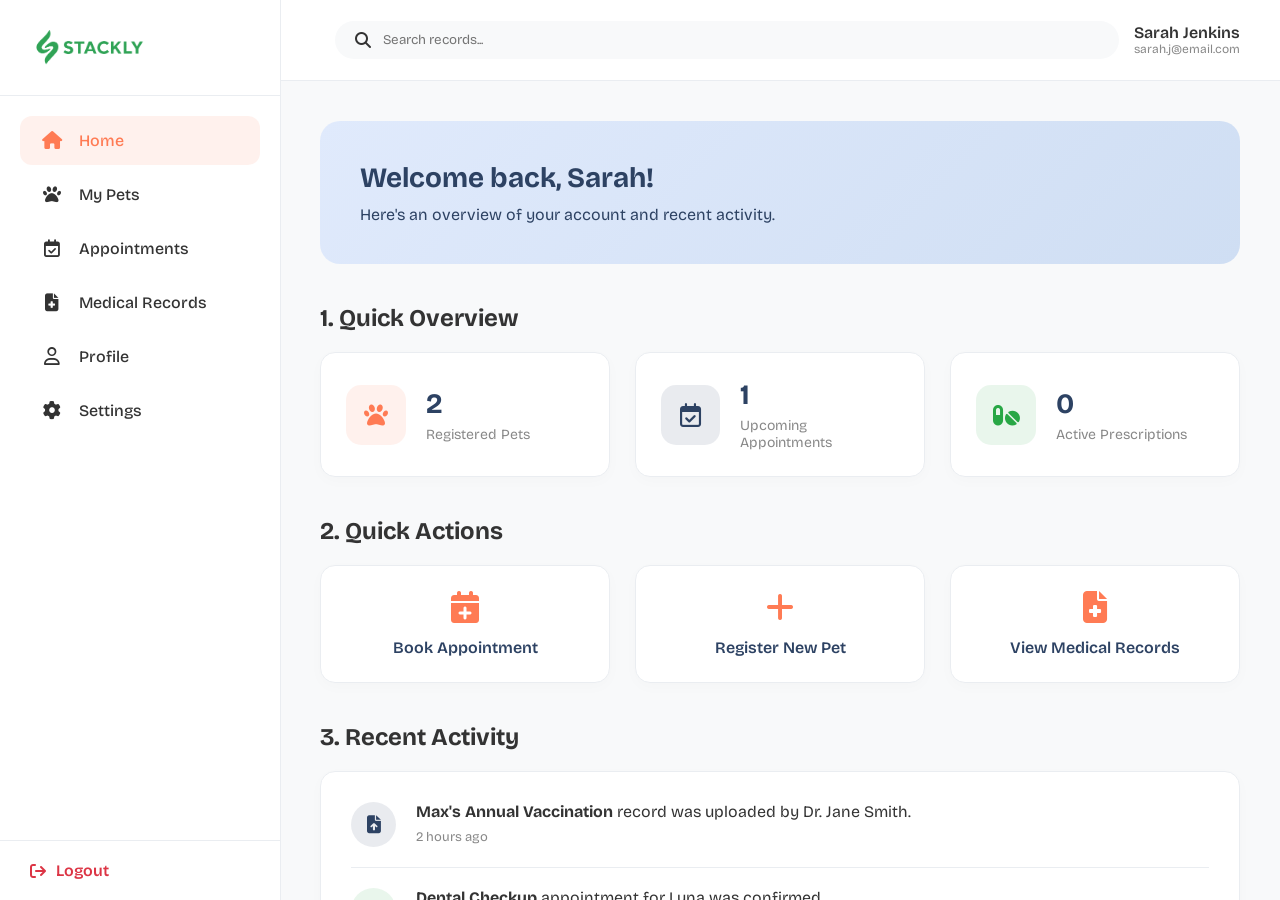
<file: customer_dashboard.html>
<!DOCTYPE html>
<html lang="en">
<head>
    <meta charset="UTF-8">
    <meta name="viewport" content="width=device-width, initial-scale=1.0">
    <title>Customer Dashboard - Stackly</title>
    <link rel="preconnect" href="https://fonts.googleapis.com">
    <link rel="preconnect" href="https://fonts.gstatic.com" crossorigin>
    <link href="https://fonts.googleapis.com/css2?family=Bricolage+Grotesque:opsz,wght@12..96,200..800&display=swap" rel="stylesheet">
    <link rel="stylesheet" href="https://cdnjs.cloudflare.com/ajax/libs/font-awesome/6.4.0/css/all.min.css">
    <link rel="stylesheet" href="css/dashboard.css">
    <link href="https://unpkg.com/aos@2.3.1/dist/aos.css" rel="stylesheet">
</head>
<body class="dashboard-page">

    <!-- Sidebar -->
    <aside class="dash-sidebar">
        <div class="sidebar-header">
            <img src="images/logo_0045.webp" alt="Stackly Logo">
        </div>
        <div class="sidebar-menu">
            <ul>
    <li><a href="#" data-section="home" class="active"><i class="fa-solid fa-house"></i> Home</a></li>
    <li><a href="#" data-section="mypets"><i class="fa-solid fa-paw"></i> My Pets</a></li>
    <li><a href="#" data-section="appointments"><i class="fa-regular fa-calendar-check"></i> Appointments</a></li>
    <li><a href="#" data-section="medicalrecords"><i class="fa-solid fa-file-medical"></i> Medical Records</a></li>
    <li><a href="#" data-section="profile"><i class="fa-regular fa-user"></i> Profile</a></li>
    <li><a href="#" data-section="settings"><i class="fa-solid fa-gear"></i> Settings</a></li>
</ul>
        </div>
        <div class="sidebar-footer">
            <a href="login.html"><i class="fa-solid fa-arrow-right-from-bracket"></i> Logout</a>
        </div>
    </aside>

    <!-- Main Content -->
    <main class="dash-main">
        <!-- Topbar -->
        <header class="dash-topbar">
            <div class="topbar-left" style="display: flex; align-items: center; width: 100%; flex: 1; justify-content: space-between;">
                <a href="index.html" class="topbar-logo"><img src="images/logo_0045.webp" alt="Stackly Logo"></a>
                <div class="topbar-search" style="flex: 1; margin: 0 15px;">
                    <i class="fa-solid fa-search"></i>
                    <input type="text" placeholder="Search records...">
                </div>
                <button id="sidebar-toggle" class="sidebar-toggle" style="margin-left: auto;"><i class="fa-solid fa-bars"></i></button>
            </div>
            <div class="topbar-user">
                <div style="display: flex; flex-direction: column; line-height: 1.2;">
                    <span id="dynamic-name">Sarah Jenkins</span>
                    <span id="dynamic-email" style="font-size: 12px; color: var(--dash-muted); font-weight: 400;">sarah.j@email.com</span>
                </div>
            </div>
        </header>

        <!-- Content Area -->
        <div class="dash-content">
    <section id="section-home" class="dashboard-section active" data-aos="fade-up">
        <div class="page-header" style="background: linear-gradient(135deg, #e0eafc 0%, #cfdef3 100%); padding: 40px; border-radius: 20px; color: var(--dash-secondary);">
    <div>
        <h1 style="margin-bottom: 10px;">Welcome back, Sarah!</h1>
        <p style="margin: 0; font-size: 16px;">Here's an overview of your account and recent activity.</p>
    </div>
</div>

<!-- Section 1: Quick Overview Stats -->
<h2 style="margin: 40px 0 20px;" data-aos="fade-up">1. Quick Overview</h2>
<div class="stats-grid">
    <div class="stat-card">
        <div class="stat-icon primary">
            <i class="fa-solid fa-paw"></i>
        </div>
        <div class="stat-info">
            <h3>2</h3>
            <p>Registered Pets</p>
        </div>
    </div>
    <div class="stat-card">
        <div class="stat-icon secondary">
            <i class="fa-regular fa-calendar-check"></i>
        </div>
        <div class="stat-info">
            <h3>1</h3>
            <p>Upcoming Appointments</p>
        </div>
    </div>
    <div class="stat-card">
        <div class="stat-icon success">
            <i class="fa-solid fa-pills"></i>
        </div>
        <div class="stat-info">
            <h3>0</h3>
            <p>Active Prescriptions</p>
        </div>
    </div>
</div>

<!-- Section 2: Quick Action Shortcuts -->
<h2 style="margin: 40px 0 20px;" data-aos="fade-up">2. Quick Actions</h2>
<div class="shortcuts-grid">
    <a href="404.html" class="shortcut-card" onclick="document.querySelector('[data-section=\'appointments\']').click()">
        <i class="fa-solid fa-calendar-plus"></i>
        <span>Book Appointment</span>
    </a>
    <a href="404.html" class="shortcut-card" onclick="document.querySelector('[data-section=\'mypets\']').click()">
        <i class="fa-solid fa-plus"></i>
        <span>Register New Pet</span>
    </a>
    <a href="404.html" class="shortcut-card" onclick="document.querySelector('[data-section=\'medicalrecords\']').click()">
        <i class="fa-solid fa-file-medical"></i>
        <span>View Medical Records</span>
    </a>
</div>

<!-- Section 3: Recent Activity Feed -->
<h2 style="margin: 40px 0 20px;" data-aos="fade-up">3. Recent Activity</h2>
<div class="table-card" style="padding: 30px;">
    <div class="activity-feed">
        <div class="activity-item">
            <div class="activity-icon"><i class="fa-solid fa-file-arrow-up"></i></div>
            <div class="activity-details">
                <p><strong>Max's Annual Vaccination</strong> record was uploaded by Dr. Jane Smith.</p>
                <span>2 hours ago</span>
            </div>
        </div>
        <div class="activity-item">
            <div class="activity-icon" style="background: rgba(40, 167, 69, 0.1); color: #28a745;"><i class="fa-regular fa-calendar-check"></i></div>
            <div class="activity-details">
                <p><strong>Dental Checkup</strong> appointment for Luna was confirmed.</p>
                <span>Yesterday at 4:30 PM</span>
            </div>
        </div>
        <div class="activity-item">
            <div class="activity-icon" style="background: rgba(255, 123, 84, 0.1); color: var(--dash-primary);"><i class="fa-solid fa-paw"></i></div>
            <div class="activity-details">
                <p><strong>Luna</strong> was successfully registered to your account.</p>
                <span>Oct 12, 2025</span>
            </div>
        </div>
    </div>
</div>
    </section>
    <section id="section-mypets" class="dashboard-section" data-aos="fade-up" style="display: none;">
        
            <div class="page-header">
                <div>
                    <h1 style="margin-bottom: 10px;">My Pets</h1>
                    <p style="margin: 0; font-size: 16px; color: var(--dash-muted);">Manage your furry friends, add new ones, and check their health reminders.</p>
                </div>
            </div>

            <!-- Section 1: My Registered Pets -->
            <h2 style="margin: 30px 0 20px;" data-aos="fade-up">1. My Registered Pets</h2>
            <div class="pets-grid">
                <div class="pet-card">
                    <img src="images/about-us-image.webp" alt="Max">
                    <div class="pet-card-body">
                        <h3>Max</h3>
                        <p>Golden Retriever â€¢ 3 Years Old</p>
                        <a href="404.html" style="color: var(--dash-primary); font-weight: 600; text-decoration: none;">View Records</a>
                    </div>
                </div>
                <div class="pet-card">
                    <img src="images/gallery-image-1.webp" alt="Luna">
                    <div class="pet-card-body">
                        <h3>Luna</h3>
                        <p>Persian Cat â€¢ 2 Years Old</p>
                        <a href="404.html" style="color: var(--dash-primary); font-weight: 600; text-decoration: none;">View Records</a>
                    </div>
                </div>
            </div>

            <!-- Section 2: Add a New Pet Form -->
            <h2 style="margin: 40px 0 20px;" data-aos="fade-up">2. Add a New Pet</h2>
            <div class="table-card" style="padding: 30px;">
                <form class="pet-form">
                    <div class="form-grid" style="display: grid; grid-template-columns: 1fr 1fr; gap: 20px; margin-bottom: 20px;">
                        <div>
                            <label style="display: block; margin-bottom: 8px; font-weight: 600;">Pet Name</label>
                            <input type="text" placeholder="e.g. Bella" style="width: 100%; padding: 12px; border: 1px solid var(--dash-border); border-radius: 8px; outline: none; font-family: inherit;">
                        </div>
                        <div>
                            <label style="display: block; margin-bottom: 8px; font-weight: 600;">Species</label>
                            <select style="width: 100%; padding: 12px; border: 1px solid var(--dash-border); border-radius: 8px; outline: none; background: #fff; font-family: inherit;">
                                <option>Dog</option>
                                <option>Cat</option>
                                <option>Bird</option>
                                <option>Other</option>
                            </select>
                        </div>
                        <div>
                            <label style="display: block; margin-bottom: 8px; font-weight: 600;">Breed</label>
                            <input type="text" placeholder="e.g. Bulldog" style="width: 100%; padding: 12px; border: 1px solid var(--dash-border); border-radius: 8px; outline: none; font-family: inherit;">
                        </div>
                        <div>
                            <label style="display: block; margin-bottom: 8px; font-weight: 600;">Age (Years)</label>
                            <input type="number" placeholder="e.g. 2" style="width: 100%; padding: 12px; border: 1px solid var(--dash-border); border-radius: 8px; outline: none; font-family: inherit;">
                        </div>
                    </div>
                    <button onclick="window.location.href='404.html'" type="button" class="btn-primary" style="border-radius: 8px; width: 100%; justify-content: center;"><i class="fa-solid fa-plus"></i> Register Pet</button>
                </form>
            </div>

            <!-- Section 3: Upcoming Health Reminders -->
            <h2 style="margin: 40px 0 20px;" data-aos="fade-up">3. Upcoming Health Reminders</h2>
            <div class="table-responsive">
                <table>
                    <thead>
                        <tr>
                            <th>Pet</th>
                            <th>Reminder Type</th>
                            <th>Due Date</th>
                            <th>Status</th>
                        </tr>
                    </thead>
                    <tbody>
                        <tr>
                            <td><strong>Max</strong></td>
                            <td>Annual Vaccination</td>
                            <td>Oct 25, 2026</td>
                            <td><span class="status pending">Upcoming</span></td>
                        </tr>
                        <tr>
                            <td><strong>Luna</strong></td>
                            <td>Dental Checkup</td>
                            <td>Nov 12, 2026</td>
                            <td><span class="status pending">Upcoming</span></td>
                        </tr>
                        <tr>
                            <td><strong>Max</strong></td>
                            <td>Flea & Tick Prevention</td>
                            <td>Oct 15, 2026</td>
                            <td><span class="status confirmed">Completed</span></td>
                        </tr>
                    </tbody>
                </table>
            </div>

        
    </section>
    <section id="section-appointments" class="dashboard-section" data-aos="fade-up" style="display: none;">
        <div class="page-header">
    <div>
        <h1 style="margin-bottom: 10px;">Appointments</h1>
        <p style="margin: 0; font-size: 16px; color: var(--dash-muted);">Manage your upcoming visits, book new appointments, and view history.</p>
    </div>
</div>

<!-- Section 1: Upcoming Appointments -->
<h2 style="margin: 40px 0 20px;" data-aos="fade-up">1. Upcoming Appointments</h2>
<div class="appointments-grid">
    <div class="appointment-card">
        <div class="apt-header">
            <span class="status pending">Upcoming</span>
            <h4>Tomorrow</h4>
        </div>
        <div class="apt-body">
            <h3>Max</h3>
            <p><i class="fa-solid fa-syringe"></i> Annual Vaccination</p>
            <p><i class="fa-regular fa-clock"></i> 10:00 AM - 10:30 AM</p>
            <p><i class="fa-solid fa-user-doctor"></i> Dr. Jane Smith</p>
        </div>
        <div class="apt-footer">
            <button onclick="window.location.href='404.html'" class="btn-outline">Reschedule</button>
            <button onclick="window.location.href='404.html'" class="btn-outline" style="color: #dc3545; border-color: #dc3545;">Cancel</button>
        </div>
    </div>
    <div class="appointment-card">
        <div class="apt-header">
            <span class="status pending">Upcoming</span>
            <h4>Nov 12, 2026</h4>
        </div>
        <div class="apt-body">
            <h3>Luna</h3>
            <p><i class="fa-solid fa-tooth"></i> Dental Checkup</p>
            <p><i class="fa-regular fa-clock"></i> 02:00 PM - 03:00 PM</p>
            <p><i class="fa-solid fa-user-doctor"></i> Dr. Emily Chen</p>
        </div>
        <div class="apt-footer">
            <button onclick="window.location.href='404.html'" class="btn-outline">Reschedule</button>
            <button onclick="window.location.href='404.html'" class="btn-outline" style="color: #dc3545; border-color: #dc3545;">Cancel</button>
        </div>
    </div>
</div>

<!-- Section 2: Book a New Appointment Form -->
<h2 style="margin: 40px 0 20px;" data-aos="fade-up">2. Book a New Appointment</h2>
<div class="table-card" style="padding: 30px;">
    <form class="pet-form">
        <div class="form-grid" style="display: grid; grid-template-columns: 1fr 1fr; gap: 20px; margin-bottom: 20px;">
            <div>
                <label style="display: block; margin-bottom: 8px; font-weight: 600;">Select Pet</label>
                <select style="width: 100%; padding: 12px; border: 1px solid var(--dash-border); border-radius: 8px; outline: none; background: #fff; font-family: inherit;">
                    <option>Max</option>
                    <option>Luna</option>
                </select>
            </div>
            <div>
                <label style="display: block; margin-bottom: 8px; font-weight: 600;">Service Type</label>
                <select style="width: 100%; padding: 12px; border: 1px solid var(--dash-border); border-radius: 8px; outline: none; background: #fff; font-family: inherit;">
                    <option>General Checkup</option>
                    <option>Vaccination</option>
                    <option>Dental Care</option>
                    <option>Grooming</option>
                    <option>Emergency</option>
                </select>
            </div>
            <div>
                <label style="display: block; margin-bottom: 8px; font-weight: 600;">Preferred Date</label>
                <input type="date" style="width: 100%; padding: 12px; border: 1px solid var(--dash-border); border-radius: 8px; outline: none; font-family: inherit;">
            </div>
            <div>
                <label style="display: block; margin-bottom: 8px; font-weight: 600;">Preferred Time</label>
                <input type="time" style="width: 100%; padding: 12px; border: 1px solid var(--dash-border); border-radius: 8px; outline: none; font-family: inherit;">
            </div>
        </div>
        <div>
            <label style="display: block; margin-bottom: 8px; font-weight: 600;">Additional Notes (Optional)</label>
            <textarea placeholder="Let us know if your pet is experiencing any specific symptoms..." style="width: 100%; padding: 12px; border: 1px solid var(--dash-border); border-radius: 8px; outline: none; font-family: inherit; height: 100px; margin-bottom: 20px; resize: vertical;"></textarea>
        </div>
        <button onclick="window.location.href='404.html'" type="button" class="btn-primary" style="border-radius: 8px; width: 100%; justify-content: center;"><i class="fa-solid fa-calendar-check"></i> Confirm Booking</button>
    </form>
</div>

<!-- Section 3: Appointment History -->
<h2 style="margin: 40px 0 20px;" data-aos="fade-up">3. Appointment History</h2>
<div class="table-responsive">
    <table>
        <thead>
            <tr>
                <th>Date</th>
                <th>Pet</th>
                <th>Service</th>
                <th>Doctor</th>
                <th>Status</th>
            </tr>
        </thead>
        <tbody>
            <tr>
                <td>May 14, 2026</td>
                <td>Max</td>
                <td>General Checkup</td>
                <td>Dr. John Doe</td>
                <td><span class="status confirmed">Completed</span></td>
            </tr>
            <tr>
                <td>Oct 15, 2025</td>
                <td>Max</td>
                <td>Flea & Tick Prevention</td>
                <td>Dr. Jane Smith</td>
                <td><span class="status confirmed">Completed</span></td>
            </tr>
            <tr>
                <td>Aug 02, 2025</td>
                <td>Luna</td>
                <td>Initial Consultation</td>
                <td>Dr. Emily Chen</td>
                <td><span class="status confirmed">Completed</span></td>
            </tr>
        </tbody>
    </table>
</div>
    </section>
    <section id="section-medicalrecords" class="dashboard-section" data-aos="fade-up" style="display: none;">
        <div class="page-header">
    <div>
        <h1 style="margin-bottom: 10px;">Medical Records</h1>
        <p style="margin: 0; font-size: 16px; color: var(--dash-muted);">Access prescriptions, vaccinations, and lab reports.</p>
    </div>
</div>

<!-- Section 1: Active Prescriptions -->
<h2 style="margin: 40px 0 20px;" data-aos="fade-up">1. Active Prescriptions</h2>
<div class="prescriptions-grid">
    <div class="prescription-card">
        <div class="rx-icon">
            <i class="fa-solid fa-pills"></i>
        </div>
        <div class="rx-details">
            <h3>Heartgard Plus</h3>
            <p class="rx-pet">For: <strong>Max</strong></p>
            <p class="rx-dosage">Dosage: 1 chewable per month</p>
            <p class="rx-doctor">Prescribed by: Dr. Jane Smith</p>
        </div>
        <div class="rx-action">
            <button onclick="window.location.href='404.html'" class="btn-primary" style="padding: 10px 20px; font-size: 14px;"><i class="fa-solid fa-rotate-right"></i> Request Refill</button>
        </div>
    </div>
    <div class="prescription-card">
        <div class="rx-icon">
            <i class="fa-solid fa-prescription-bottle-medical"></i>
        </div>
        <div class="rx-details">
            <h3>Clavamox Drops</h3>
            <p class="rx-pet">For: <strong>Luna</strong></p>
            <p class="rx-dosage">Dosage: 1ml twice daily for 7 days</p>
            <p class="rx-doctor">Prescribed by: Dr. Emily Chen</p>
        </div>
        <div class="rx-action">
            <button class="btn-primary" style="padding: 10px 20px; font-size: 14px; background: #6c757d; border-color: #6c757d;" disabled><i class="fa-solid fa-check"></i> Refill Processing</button>
        </div>
    </div>
</div>

<!-- Section 2: Vaccination History -->
<h2 style="margin: 40px 0 20px;" data-aos="fade-up">2. Vaccination History</h2>
<div class="table-responsive">
    <table>
        <thead>
            <tr>
                <th>Vaccine</th>
                <th>Pet</th>
                <th>Date Administered</th>
                <th>Next Due Date</th>
                <th>Status</th>
            </tr>
        </thead>
        <tbody>
            <tr>
                <td><strong>Rabies (3-Year)</strong></td>
                <td>Max</td>
                <td>Oct 25, 2025</td>
                <td>Oct 25, 2028</td>
                <td><span class="status confirmed">Up to Date</span></td>
            </tr>
            <tr>
                <td><strong>Bordetella</strong></td>
                <td>Max</td>
                <td>May 14, 2025</td>
                <td>May 14, 2026</td>
                <td><span class="status pending">Due Soon</span></td>
            </tr>
            <tr>
                <td><strong>FVRCP</strong></td>
                <td>Luna</td>
                <td>Aug 02, 2025</td>
                <td>Aug 02, 2026</td>
                <td><span class="status confirmed">Up to Date</span></td>
            </tr>
        </tbody>
    </table>
</div>

<!-- Section 3: Lab Reports & Documents -->
<h2 style="margin: 40px 0 20px;" data-aos="fade-up">3. Lab Reports & Documents</h2>
<div class="table-responsive">
    <table>
        <thead>
            <tr>
                <th>Record Date</th>
                <th>Pet</th>
                <th>Document Type</th>
                <th>Veterinarian</th>
                <th>Download</th>
            </tr>
        </thead>
        <tbody>
            <tr>
                <td>May 14, 2026</td>
                <td>Max</td>
                <td>Visit Summary & Vitals</td>
                <td>Dr. John Doe</td>
                <td><a href="404.html" class="btn-primary" style="padding: 8px 15px; font-size: 14px;"><i class="fa-solid fa-download"></i> PDF</a></td>
            </tr>
            <tr>
                <td>Nov 12, 2025</td>
                <td>Luna</td>
                <td>Dental X-Ray Results</td>
                <td>Dr. Emily Chen</td>
                <td><a href="404.html" class="btn-primary" style="padding: 8px 15px; font-size: 14px;"><i class="fa-solid fa-download"></i> PDF</a></td>
            </tr>
            <tr>
                <td>Oct 25, 2025</td>
                <td>Max</td>
                <td>Annual Blood Panel</td>
                <td>Dr. Jane Smith</td>
                <td><a href="404.html" class="btn-primary" style="padding: 8px 15px; font-size: 14px;"><i class="fa-solid fa-download"></i> PDF</a></td>
            </tr>
        </tbody>
    </table>
</div>
    </section>
    <section id="section-profile" class="dashboard-section" data-aos="fade-up" style="display: none;">
        <div class="page-header">
    <div>
        <h1 style="margin-bottom: 10px;">My Profile</h1>
        <p style="margin: 0; font-size: 16px; color: var(--dash-muted);">Update your personal information, address, and emergency contacts.</p>
    </div>
</div>

<!-- Section 1: Personal Information -->
<h2 style="margin: 40px 0 20px;" data-aos="fade-up">1. Personal Information</h2>
<div class="table-card" style="padding: 30px;">
    <div style="display: flex; align-items: center; gap: 20px; margin-bottom: 30px; padding-bottom: 30px; border-bottom: 1px solid var(--dash-border);">
        <img src="images/author-2.webp" alt="Profile Picture" style="width: 100px; height: 100px; border-radius: 50%; object-fit: cover;">
        <div>
            <button onclick="window.location.href='404.html'" class="btn-outline" style="margin-bottom: 10px;"><i class="fa-solid fa-camera"></i> Change Photo</button>
            <p style="margin: 0; font-size: 13px; color: var(--dash-muted);">JPG or PNG no larger than 5MB</p>
        </div>
    </div>
    <form class="pet-form">
        <div class="form-grid" style="display: grid; grid-template-columns: 1fr 1fr; gap: 20px; margin-bottom: 20px;">
            <div>
                <label style="display: block; margin-bottom: 8px; font-weight: 600;">First Name</label>
                <input type="text" value="Sarah" style="width: 100%; padding: 12px; border: 1px solid var(--dash-border); border-radius: 8px; outline: none; font-family: inherit;">
            </div>
            <div>
                <label style="display: block; margin-bottom: 8px; font-weight: 600;">Last Name</label>
                <input type="text" value="Jenkins" style="width: 100%; padding: 12px; border: 1px solid var(--dash-border); border-radius: 8px; outline: none; font-family: inherit;">
            </div>
            <div>
                <label style="display: block; margin-bottom: 8px; font-weight: 600;">Email Address</label>
                <input type="email" value="sarah.j@example.com" style="width: 100%; padding: 12px; border: 1px solid var(--dash-border); border-radius: 8px; outline: none; font-family: inherit;">
            </div>
            <div>
                <label style="display: block; margin-bottom: 8px; font-weight: 600;">Phone Number</label>
                <input type="tel" value="(555) 123-4567" style="width: 100%; padding: 12px; border: 1px solid var(--dash-border); border-radius: 8px; outline: none; font-family: inherit;">
            </div>
        </div>
        <button onclick="window.location.href='404.html'" type="button" class="btn-primary" style="border-radius: 8px;"><i class="fa-solid fa-save"></i> Save Changes</button>
    </form>
</div>

<!-- Section 2: Address & Billing -->
<h2 style="margin: 40px 0 20px;" data-aos="fade-up">2. Address & Billing</h2>
<div class="profile-grid" style="display: grid; grid-template-columns: 2fr 1fr; gap: 25px;">
    <div class="table-card" style="padding: 30px;">
        <h3 style="margin-top: 0; margin-bottom: 20px; color: var(--dash-secondary);">Home Address</h3>
        <form class="pet-form">
            <div style="margin-bottom: 20px;">
                <label style="display: block; margin-bottom: 8px; font-weight: 600;">Street Address</label>
                <input type="text" value="123 Maple Street, Apt 4B" style="width: 100%; padding: 12px; border: 1px solid var(--dash-border); border-radius: 8px; outline: none; font-family: inherit;">
            </div>
            <div class="form-grid" style="display: grid; grid-template-columns: 2fr 1fr 1fr; gap: 20px; margin-bottom: 20px;">
                <div>
                    <label style="display: block; margin-bottom: 8px; font-weight: 600;">City</label>
                    <input type="text" value="Seattle" style="width: 100%; padding: 12px; border: 1px solid var(--dash-border); border-radius: 8px; outline: none; font-family: inherit;">
                </div>
                <div>
                    <label style="display: block; margin-bottom: 8px; font-weight: 600;">State</label>
                    <input type="text" value="WA" style="width: 100%; padding: 12px; border: 1px solid var(--dash-border); border-radius: 8px; outline: none; font-family: inherit;">
                </div>
                <div>
                    <label style="display: block; margin-bottom: 8px; font-weight: 600;">Zip Code</label>
                    <input type="text" value="98101" style="width: 100%; padding: 12px; border: 1px solid var(--dash-border); border-radius: 8px; outline: none; font-family: inherit;">
                </div>
            </div>
            <button onclick="window.location.href='404.html'" type="button" class="btn-outline" style="border-radius: 8px;"><i class="fa-solid fa-location-dot"></i> Update Address</button>
        </form>
    </div>
    
    <div class="table-card" style="padding: 30px; display: flex; flex-direction: column;">
        <h3 style="margin-top: 0; margin-bottom: 20px; color: var(--dash-secondary);">Payment Method</h3>
        <div style="background: linear-gradient(135deg, #2d4263 0%, #1a2639 100%); border-radius: 12px; padding: 20px; color: white; margin-bottom: 20px; flex-grow: 1; box-shadow: 0 10px 20px rgba(0,0,0,0.1);">
            <div style="display: flex; justify-content: space-between; align-items: center; margin-bottom: 20px;">
                <i class="fa-brands fa-cc-visa" style="font-size: 32px;"></i>
                <span style="font-size: 12px; text-transform: uppercase; letter-spacing: 1px; background: rgba(255,255,255,0.2); padding: 4px 8px; border-radius: 4px;">Primary</span>
            </div>
            <p style="font-family: monospace; font-size: 18px; margin: 0 0 10px 0; letter-spacing: 2px;">**** **** **** 4242</p>
            <div style="display: flex; justify-content: space-between; font-size: 12px; color: rgba(255,255,255,0.7);">
                <span id="dynamic-name">Sarah Jenkins</span>
                <span>Exp: 12/28</span>
            </div>
        </div>
        <button onclick="window.location.href='404.html'" class="btn-outline" style="width: 100%; justify-content: center;"><i class="fa-solid fa-credit-card"></i> Manage Billing</button>
    </div>
</div>

<!-- Section 3: Emergency Contacts -->
<h2 style="margin: 40px 0 20px;" data-aos="fade-up">3. Emergency Contacts</h2>
<div class="table-card">
    <div class="table-header" style="display: flex; justify-content: space-between; align-items: center;">
        <h3 style="margin: 0;">Authorized Contacts</h3>
        <button onclick="window.location.href='404.html'" class="btn-primary" style="padding: 8px 15px; font-size: 14px;"><i class="fa-solid fa-plus"></i> Add Contact</button>
    </div>
    <div class="table-responsive">
        <table>
            <thead>
                <tr>
                    <th>Name</th>
                    <th>Relationship</th>
                    <th>Phone Number</th>
                    <th>Actions</th>
                </tr>
            </thead>
            <tbody>
                <tr>
                    <td><strong>Mark Jenkins</strong></td>
                    <td>Spouse</td>
                    <td>(555) 987-6543</td>
                    <td>
                        <a href="404.html" style="color: var(--dash-primary); margin-right: 15px;"><i class="fa-solid fa-pen"></i></a>
                        <a href="404.html" style="color: #dc3545;"><i class="fa-solid fa-trash"></i></a>
                    </td>
                </tr>
                <tr>
                    <td><strong>Emily Chen</strong></td>
                    <td>Pet Sitter</td>
                    <td>(555) 111-2222</td>
                    <td>
                        <a href="404.html" style="color: var(--dash-primary); margin-right: 15px;"><i class="fa-solid fa-pen"></i></a>
                        <a href="404.html" style="color: #dc3545;"><i class="fa-solid fa-trash"></i></a>
                    </td>
                </tr>
            </tbody>
        </table>
    </div>
</div>
    </section>
    <section id="section-settings" class="dashboard-section" data-aos="fade-up" style="display: none;">
        <div class="page-header">
    <div>
        <h1 style="margin-bottom: 10px;">Account Settings</h1>
        <p style="margin: 0; font-size: 16px; color: var(--dash-muted);">Manage your notification preferences, security, and account data.</p>
    </div>
</div>

<!-- Section 1: Notification Preferences -->
<h2 style="margin: 40px 0 20px;" data-aos="fade-up">1. Notification Preferences</h2>
<div class="table-card" style="padding: 30px;">
    <div style="display: flex; justify-content: space-between; align-items: center; padding-bottom: 20px; border-bottom: 1px solid var(--dash-border); margin-bottom: 20px;">
        <div>
            <h4 style="margin: 0 0 5px 0; color: var(--dash-secondary);">Appointment Reminders</h4>
            <p style="margin: 0; font-size: 14px; color: var(--dash-muted);">Receive SMS and Email reminders 24 hours before your visit.</p>
        </div>
        <label class="toggle-switch">
            <input type="checkbox" checked>
            <span class="slider"></span>
        </label>
    </div>
    
    <div style="display: flex; justify-content: space-between; align-items: center; padding-bottom: 20px; border-bottom: 1px solid var(--dash-border); margin-bottom: 20px;">
        <div>
            <h4 style="margin: 0 0 5px 0; color: var(--dash-secondary);">Health & Vaccination Alerts</h4>
            <p style="margin: 0; font-size: 14px; color: var(--dash-muted);">Get notified when your pet is due for a checkup or vaccine.</p>
        </div>
        <label class="toggle-switch">
            <input type="checkbox" checked>
            <span class="slider"></span>
        </label>
    </div>
    
    <div style="display: flex; justify-content: space-between; align-items: center;">
        <div>
            <h4 style="margin: 0 0 5px 0; color: var(--dash-secondary);">Clinic News & Offers</h4>
            <p style="margin: 0; font-size: 14px; color: var(--dash-muted);">Occasional updates regarding holiday hours and special promotions.</p>
        </div>
        <label class="toggle-switch">
            <input type="checkbox">
            <span class="slider"></span>
        </label>
    </div>
</div>

<!-- Section 2: Security & Privacy -->
<h2 style="margin: 40px 0 20px;" data-aos="fade-up">2. Security & Privacy</h2>
<div class="table-card" style="padding: 30px;">
    <div style="display: flex; flex-wrap: wrap; gap: 20px; align-items: center; justify-content: space-between; padding-bottom: 30px; border-bottom: 1px solid var(--dash-border); margin-bottom: 30px;">
        <div>
            <h4 style="margin: 0 0 10px 0; color: var(--dash-secondary);"><i class="fa-solid fa-shield-halved" style="color: #28a745; margin-right: 8px;"></i> Password Settings</h4>
            <p style="margin: 0; font-size: 14px; color: var(--dash-muted);">Last changed: 3 months ago</p>
        </div>
        <button onclick="window.location.href='404.html'" class="btn-outline"><i class="fa-solid fa-lock"></i> Update Password</button>
    </div>
    
    <div style="display: flex; flex-wrap: wrap; gap: 20px; align-items: center; justify-content: space-between; padding-bottom: 30px; border-bottom: 1px solid var(--dash-border); margin-bottom: 30px;">
        <div>
            <h4 style="margin: 0 0 10px 0; color: var(--dash-secondary);">Two-Factor Authentication (2FA)</h4>
            <p style="margin: 0; font-size: 14px; color: var(--dash-muted);">Add an extra layer of security to your account.</p>
        </div>
        <label class="toggle-switch">
            <input type="checkbox">
            <span class="slider"></span>
        </label>
    </div>

    <div>
        <h4 style="margin: 0 0 15px 0; color: var(--dash-secondary);">Recent Login Activity</h4>
        <div style="background: rgba(45, 66, 99, 0.03); padding: 15px; border-radius: 8px; font-size: 14px; display: flex; justify-content: space-between;">
            <div>
                <strong>MacBook Pro - Safari</strong><br>
                <span style="color: var(--dash-muted);">Seattle, WA • IP: 192.168.1.1</span>
            </div>
            <span style="color: #28a745; font-weight: 600;">Current Session</span>
        </div>
    </div>
</div>

<!-- Section 3: Account Preferences -->
<h2 style="margin: 40px 0 20px;" data-aos="fade-up">3. Account Preferences</h2>
<div class="table-card" style="padding: 30px;">
    <div class="form-grid" style="display: grid; grid-template-columns: 1fr 1fr; gap: 20px; margin-bottom: 40px; padding-bottom: 40px; border-bottom: 1px solid var(--dash-border);">
        <div>
            <label style="display: block; margin-bottom: 8px; font-weight: 600;">Display Language</label>
            <select style="width: 100%; padding: 12px; border: 1px solid var(--dash-border); border-radius: 8px; outline: none; background: #fff; font-family: inherit;">
                <option>English (US)</option>
                <option>Spanish (ES)</option>
                <option>French (FR)</option>
            </select>
        </div>
        <div>
            <label style="display: block; margin-bottom: 8px; font-weight: 600;">Timezone</label>
            <select style="width: 100%; padding: 12px; border: 1px solid var(--dash-border); border-radius: 8px; outline: none; background: #fff; font-family: inherit;">
                <option>Pacific Time (PT)</option>
                <option>Mountain Time (MT)</option>
                <option>Central Time (CT)</option>
                <option>Eastern Time (ET)</option>
            </select>
        </div>
    </div>

    <div>
        <h4 style="margin: 0 0 10px 0; color: #dc3545;">Danger Zone</h4>
        <p style="margin: 0 0 20px 0; font-size: 14px; color: var(--dash-muted);">Export your data or permanently delete your account. These actions cannot be easily undone.</p>
        <div style="display: flex; gap: 15px; flex-wrap: wrap;">
            <button onclick="window.location.href='404.html'" class="btn-outline" style="border-color: var(--dash-secondary); color: var(--dash-secondary);"><i class="fa-solid fa-file-export"></i> Export All Data</button>
            <button onclick="window.location.href='404.html'" class="btn-outline" style="border-color: #dc3545; color: #dc3545;"><i class="fa-solid fa-trash"></i> Deactivate Account</button>
        </div>
    </div>
</div>
    </section>
</div>
    </main>

            <script>
        // Load User Profile from Login
        const userName = localStorage.getItem('userName');
        const userEmail = localStorage.getItem('userEmail');
        
        if (userName) document.getElementById('dynamic-name').textContent = userName;
        if (userEmail) document.getElementById('dynamic-email').textContent = userEmail;
        // Sidebar Mobile Toggle
        const sidebarToggle = document.getElementById('sidebar-toggle');
        const sidebar = document.querySelector('.dash-sidebar');
        
        if (sidebarToggle && sidebar) {
            sidebarToggle.addEventListener('click', function(e) {
                e.stopPropagation();
                sidebar.classList.toggle('active');
            });

            document.addEventListener('click', function(event) {
                if (window.innerWidth <= 991) {
                    const isClickInsideSidebar = sidebar.contains(event.target);
                    const isClickOnToggle = sidebarToggle.contains(event.target);
                    
                    if (!isClickInsideSidebar && !isClickOnToggle && sidebar.classList.contains('active')) {
                        sidebar.classList.remove('active');
                    }
                }
            });
            
            sidebar.addEventListener('click', function(e) {
                e.stopPropagation();
            });
        }

        // SPA Navigation Logic
        const navLinks = document.querySelectorAll('.sidebar-menu a');
        const sections = document.querySelectorAll('.dashboard-section');

        navLinks.forEach(link => {
            link.addEventListener('click', function(e) {
                e.preventDefault();
                
                // Remove active class from all links
                navLinks.forEach(l => l.classList.remove('active'));
                
                // Add active class to clicked link
                this.classList.add('active');
                
                // Get target section id
                const targetId = 'section-' + this.getAttribute('data-section');
                
                // Hide all sections with fade out, then show target with fade in
                sections.forEach(sec => {
                    if (sec.id === targetId) {
                        sec.style.display = 'block';
                        // small delay to allow display block to apply before opacity transition
                        setTimeout(() => { sec.style.opacity = '1'; }, 10);
                    } else {
                        sec.style.opacity = '0';
                        setTimeout(() => { sec.style.display = 'none'; }, 300); // Wait for fade out
                    }
                });

                // On mobile, close sidebar after clicking
                if(window.innerWidth <= 991) {
                    sidebar.classList.remove('active');
                }
            });
        });
    </script>
    <script src="https://unpkg.com/aos@2.3.1/dist/aos.js"></script>
    <script>
        AOS.init({
            duration: 800,
            once: true,
            offset: 100
        });
    </script>
</body>
</html>
</file>
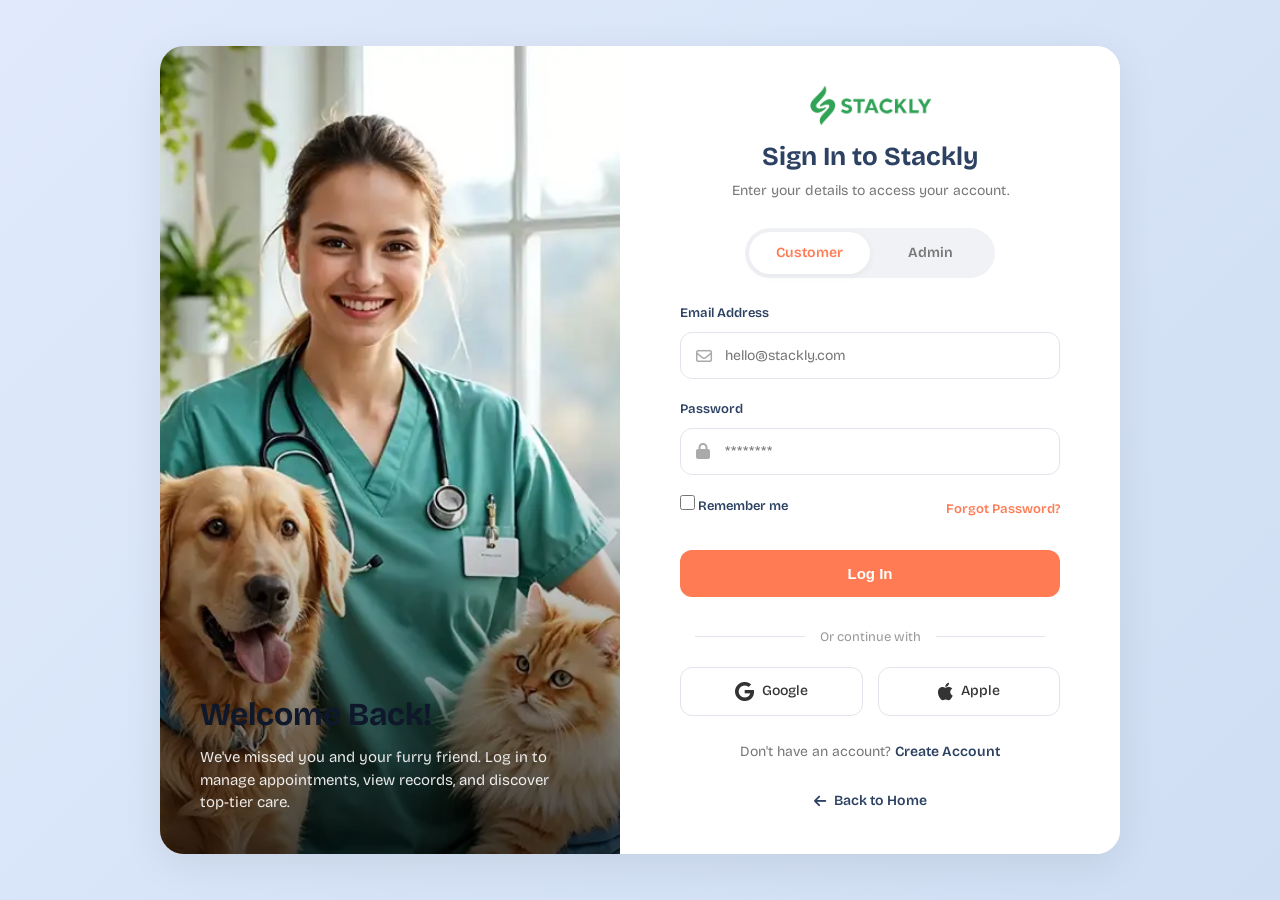
<file: login.html>
<!DOCTYPE html>
<html lang="en">
<head>
    <meta charset="UTF-8">
    <meta name="viewport" content="width=device-width, initial-scale=1.0">
    <title>Login - Stackly</title>
    <link rel="preconnect" href="https://fonts.googleapis.com">
    <link rel="preconnect" href="https://fonts.gstatic.com" crossorigin>
    <link href="https://fonts.googleapis.com/css2?family=Bricolage+Grotesque:opsz,wght@12..96,200..800&display=swap" rel="stylesheet">
    <link rel="stylesheet" href="https://cdnjs.cloudflare.com/ajax/libs/font-awesome/6.4.0/css/all.min.css">
    <link rel="stylesheet" href="css/style.css">
    <link rel="stylesheet" href="css/login.css">
    <link href="https://unpkg.com/aos@2.3.1/dist/aos.css" rel="stylesheet">
</head>
<body class="login-page">
    <div class="login-wrapper">
        <div class="login-container">
            <div class="login-image-section">
                <div class="overlay-text">
                    <h2 data-aos="fade-up">Welcome Back!</h2>
                    <p>We've missed you and your furry friend. Log in to manage appointments, view records, and discover top-tier care.</p>
                </div>
            </div>
            
            <div class="login-form-section">
                <div class="login-header">
                    <img src="images/logo_0045.webp" alt="Stackly Logo" class="login-logo">
                    <h3>Sign In to Stackly</h3>
                    <p>Enter your details to access your account.</p>
                </div>
                
                <div class="role-selection-wrapper">
                    <div class="role-toggle">
                        <input type="radio" name="role" id="role-customer" value="customer" checked>
                        <label for="role-customer">Customer</label>
                        <input type="radio" name="role" id="role-admin" value="admin">
                        <label for="role-admin">Admin</label>
                        <div class="role-slider"></div>
                    </div>
                </div>
                
                <form class="login-form" id="loginForm" action="#" method="POST">
                    <div class="input-group">
                        <label for="email">Email Address</label>
                        <div class="input-icon-wrapper">
                            <i class="fa-regular fa-envelope"></i>
                            <input type="email" id="email" name="email" placeholder="hello@stackly.com" required pattern="[a-z0-9._%+-]+@[a-z0-9.-]+\.[a-z]{2,}$">
                        </div>
                        <div class="error-message" id="emailError" style="color: #ff4d4f; font-size: 12px; margin-top: 5px; display: none;">Please enter a valid email address.</div>
                    </div>
                    
                    <div class="input-group">
                        <label for="password">Password</label>
                        <div class="input-icon-wrapper">
                            <i class="fa-solid fa-lock"></i>
                            <input type="password" id="password" name="password" placeholder="********" required minlength="8">
                        </div>
                        <div class="error-message" id="passwordError" style="color: #ff4d4f; font-size: 12px; margin-top: 5px; display: none;">Password must be at least 8 characters.</div>
                    </div>
                    
                    <div class="form-actions">
                        <label class="remember-me">
                            <input type="checkbox" name="remember">
                            <span>Remember me</span>
                        </label>
                        <a href="404.html" class="forgot-password">Forgot Password?</a>
                    </div>
                    
                    <button type="submit" class="btn btn-login">Log In</button>
                    
                    <div class="social-login">
                        <p>Or continue with</p>
                        <div class="social-icons">
                            <a href="404.html" class="social-btn"><i class="fa-brands fa-google" style="font-size: 20px; margin-right: 8px;"></i> Google</a>
                            <a href="404.html" class="social-btn"><i class="fa-brands fa-apple" style="font-size: 20px; margin-right: 8px;"></i> Apple</a>
                        </div>
                    </div>
                </form>
                
                <p class="signup-link">Don't have an account? <a href="signup.html">Create Account</a></p>
                <div style="text-align: center; margin-top: 20px;">
                    <a href="index.html" style="color: var(--primary-color); font-weight: 600; text-decoration: none; display: inline-flex; align-items: center; gap: 8px;">
                        <i class="fa-solid fa-arrow-left"></i> Back to Home
                    </a>
                </div>
            </div>
        </div>
    </div>

    <script>
        const emailInput = document.getElementById('email');
        const passwordInput = document.getElementById('password');
        const emailError = document.getElementById('emailError');
        const passwordError = document.getElementById('passwordError');

        emailInput.addEventListener('input', function() {
            if (this.value.length > 0 && (this.validity.typeMismatch || this.validity.patternMismatch)) {
                emailError.style.display = 'block';
            } else {
                emailError.style.display = 'none';
            }
        });

        passwordInput.addEventListener('input', function() {
            if (this.value.length > 0 && this.value.length < 8) {
                passwordError.style.display = 'block';
            } else {
                passwordError.style.display = 'none';
            }
        });

        document.getElementById('loginForm').addEventListener('submit', function(e) {
            e.preventDefault();
            
            const email = emailInput.value;
            const password = passwordInput.value;
            
            if (password.length < 8) {
                passwordError.style.display = 'block';
                return;
            }
            
            let name = email.split('@')[0].split('.').map(word => word.charAt(0).toUpperCase() + word.slice(1)).join(' ');
            
            const role = document.querySelector('input[name="role"]:checked').value;
            if (role === 'admin' && !name.toLowerCase().startsWith("dr.")) {
                name = "Dr. " + name;
            }
            
            localStorage.setItem('userEmail', email);
            localStorage.setItem('userName', name);
            
            if (role === 'admin') {
                window.location.href = 'admin_dashboard.html';
            } else {
                window.location.href = 'customer_dashboard.html';
            }
        });
    </script>
    <script src="https://unpkg.com/aos@2.3.1/dist/aos.js"></script>
    <script>
        AOS.init({
            duration: 800,
            once: true,
            offset: 100
        });
    </script>
</body>
</html>
</file>
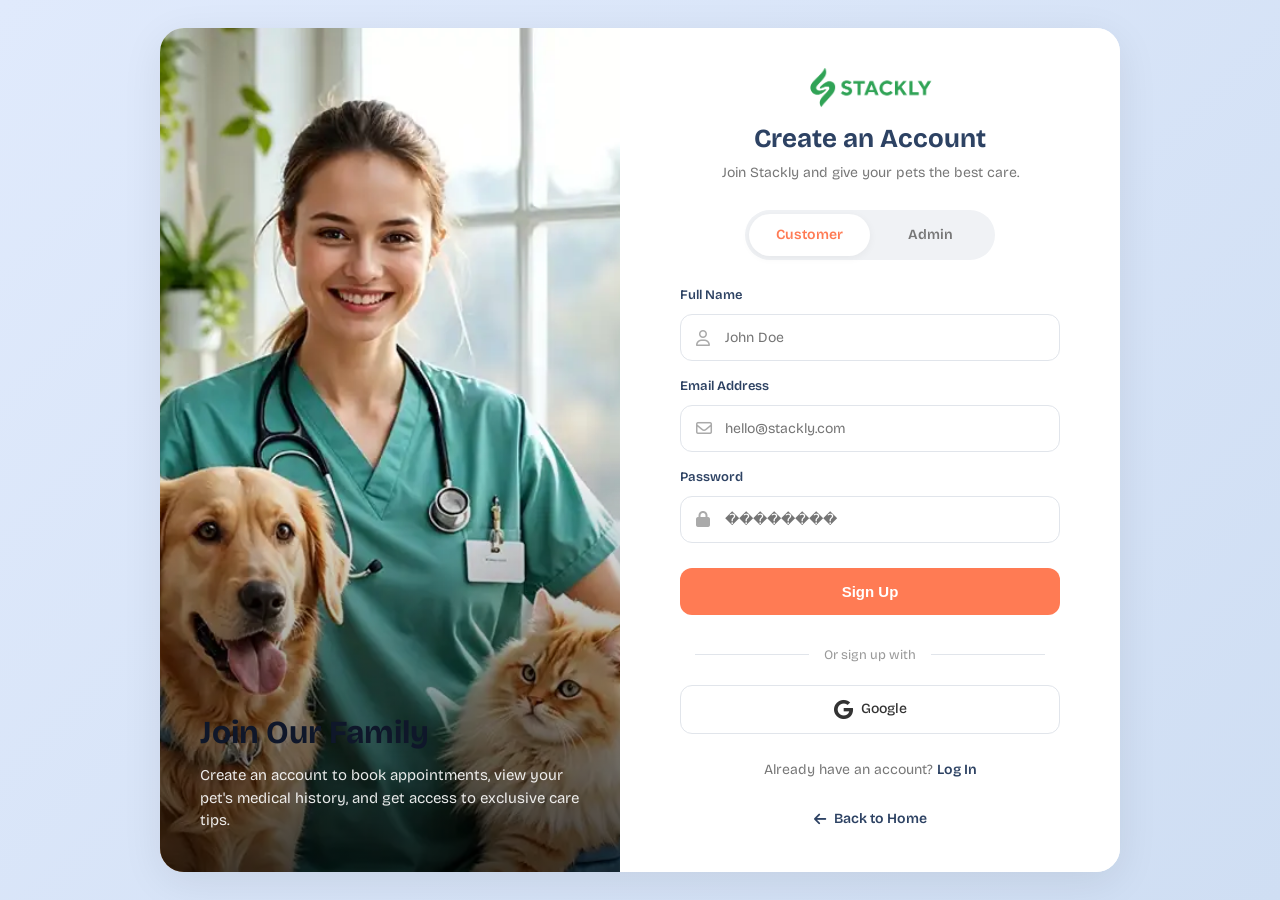
<file: signup.html>
<!DOCTYPE html>
<html lang="en">
<head>
    <meta charset="UTF-8">
    <meta name="viewport" content="width=device-width, initial-scale=1.0">
    <title>Sign Up - Stackly</title>
    <!-- Google Fonts -->
    <link rel="preconnect" href="https://fonts.googleapis.com">
    <link rel="preconnect" href="https://fonts.gstatic.com" crossorigin>
    <link href="https://fonts.googleapis.com/css2?family=Bricolage+Grotesque:opsz,wght@12..96,200..800&display=swap" rel="stylesheet">
    <!-- Font Awesome -->
    <link rel="stylesheet" href="https://cdnjs.cloudflare.com/ajax/libs/font-awesome/6.4.0/css/all.min.css">
    <!-- Custom CSS -->
    <link rel="stylesheet" href="css/style.css">
    <link rel="stylesheet" href="css/login.css">
    <link href="https://unpkg.com/aos@2.3.1/dist/aos.css" rel="stylesheet">
</head>
<body class="login-page">
    <!-- Background Animation -->
    

    

    <div class="login-wrapper">
        <div class="login-container">
            <div class="login-image-section">
                <div class="overlay-text">
                    <h2 data-aos="fade-up">Join Our Family</h2>
                    <p>Create an account to book appointments, view your pet's medical history, and get access to exclusive care tips.</p>
                </div>
            </div>
            
            <div class="login-form-section">
                <div class="login-header" style="margin-bottom: 25px;">
                    <img src="images/logo_0045.webp" alt="Stackly Logo" class="login-logo">
                    <h3>Create an Account</h3>
                    <p>Join Stackly and give your pets the best care.</p>
                </div>
                
                <div class="role-selection-wrapper">
                    <div class="role-toggle">
                        <input type="radio" name="role" id="role-customer" value="customer" checked>
                        <label for="role-customer">Customer</label>
                        <input type="radio" name="role" id="role-admin" value="admin">
                        <label for="role-admin">Admin</label>
                        <div class="role-slider"></div>
                    </div>
                </div>
                
                <form class="login-form" id="signupForm" action="#" method="POST">
                    <div class="input-group" style="margin-bottom: 15px;">
                        <label for="fullname">Full Name</label>
                        <div class="input-icon-wrapper">
                            <i class="fa-regular fa-user"></i>
                            <input type="text" id="fullname" name="fullname" placeholder="John Doe" required>
                        </div>
                    </div>
                    
                    <div class="input-group" style="margin-bottom: 15px;">
                        <label for="email">Email Address</label>
                        <div class="input-icon-wrapper">
                            <i class="fa-regular fa-envelope"></i>
                            <input type="email" id="email" name="email" placeholder="hello@stackly.com" required pattern="[a-z0-9._%+-]+@[a-z0-9.-]+\.[a-z]{2,}$">
                        </div>
                        <div class="error-message" id="emailError" style="color: #ff4d4f; font-size: 12px; margin-top: 5px; display: none;">Please enter a valid email address.</div>
                    </div>
                    
                    <div class="input-group" style="margin-bottom: 25px;">
                        <label for="password">Password</label>
                        <div class="input-icon-wrapper">
                            <i class="fa-solid fa-lock"></i>
                            <input type="password" id="password" name="password" placeholder="��������" required>
                        </div>
                        <div class="error-message" id="passwordError" style="color: #ff4d4f; font-size: 12px; margin-top: 5px; display: none;">Password must be at least 8 characters.</div>
                    </div>
                    
                    <button type="submit" class="btn btn-login">Sign Up</button>
                    
                    <div class="social-login">
                        <p>Or sign up with</p>
                        <div class="social-icons">
                            <a href="404.html" class="social-btn"><i class="fa-brands fa-google" style="font-size: 20px; margin-right: 8px;"></i> Google</a>
                        </div>
                    </div>
                </form>
                
                <p class="signup-link">Already have an account? <a href="login.html">Log In</a></p>
                <div style="text-align: center; margin-top: 20px;">
                    <a href="index.html" style="color: var(--primary-color); font-weight: 600; text-decoration: none; display: inline-flex; align-items: center; gap: 8px;">
                        <i class="fa-solid fa-arrow-left"></i> Back to Home
                    </a>
                </div>
            </div>
        </div>
    </div>

    <script>
        const emailInput = document.getElementById('email');
        const passwordInput = document.getElementById('password');
        const emailError = document.getElementById('emailError');
        const passwordError = document.getElementById('passwordError');

        emailInput.addEventListener('input', function() {
            if (this.value.length > 0 && (this.validity.typeMismatch || this.validity.patternMismatch)) {
                emailError.style.display = 'block';
            } else {
                emailError.style.display = 'none';
            }
        });

        passwordInput.addEventListener('input', function() {
            if (this.value.length > 0 && this.value.length < 8) {
                passwordError.style.display = 'block';
            } else {
                passwordError.style.display = 'none';
            }
        });

        document.getElementById('signupForm').addEventListener('submit', function(e) {
            e.preventDefault();
            
            const password = passwordInput.value;
            if (password.length < 8) {
                passwordError.style.display = 'block';
                return;
            }
            
            window.location.href = 'login.html';
        });
    </script>
    <script src="https://unpkg.com/aos@2.3.1/dist/aos.js"></script>
    <script>
        AOS.init({
            duration: 800,
            once: true,
            offset: 100
        });
    </script>
</body>
</html>
</file>
<file: css/style.css>
:root {
    --primary-color: #0F172A; /* Deep Navy */
    --secondary-color: #F8FAFC; /* Soft Cream/White */
    --bg-color: #FFFFFF;
    --text-color: #475569; /* Slate Gray */
    --accent-color: #10B981; /* Fresh Green */
    --white-color: #FFFFFF;
    --divider-color: rgba(15, 23, 42, 0.1);
    --dark-divider-color: rgba(255, 255, 255, 0.1);
    --default-font: "Bricolage Grotesque", sans-serif;
    
    /* Premium Additions */
    --gradient-highlight: linear-gradient(135deg, #0F172A 0%, #3B82F6 100%);
    --gradient-accent: linear-gradient(135deg, #10B981 0%, #059669 100%);
    --glass-bg: rgba(255, 255, 255, 0.85);
    --premium-shadow: 0 10px 30px -5px rgba(15, 23, 42, 0.08);
    --hover-shadow: 0 20px 40px -5px rgba(15, 23, 42, 0.12);
    --premium-radius: 24px;
    
    --transition: all 0.4s cubic-bezier(0.4, 0, 0.2, 1);
}

* {
    margin: 0;
    padding: 0;
    box-sizing: border-box;
}

body {
    font-family: var(--default-font);
    font-size: 16px;
    font-weight: 400;
    line-height: 1.6;
    color: var(--text-color);
    background: var(--bg-color);
    overflow-x: hidden;
}

h1, h2, h3, h4, h5, h6 {
    color: var(--primary-color);
    font-weight: 700;
    line-height: 1.2;
    margin-bottom: 15px;
}

a {
    text-decoration: none;
    color: inherit;
    transition: var(--transition);
}

ul {
    list-style: none;
}

img {
    max-width: 100%;
    height: auto;
    display: block;
}

.container {
    width: 100%;
    max-width: 1320px;
    margin: 0 auto;
    padding: 0 15px;
}

/* Button Styles */
.btn {
    display: inline-flex;
    align-items: center;
    justify-content: center;
    gap: 8px;
    padding: 15px 35px;
    border-radius: 50px;
    font-weight: 600;
    text-align: center;
    cursor: pointer;
    transition: var(--transition);
}

.btn i {
    transition: transform 0.3s ease;
}

.btn-highlighted {
    background: var(--gradient-accent);
    color: var(--white-color);
    border: none;
    box-shadow: 0 4px 15px rgba(16, 185, 129, 0.3);
}

.btn-highlighted:hover {
    transform: translateY(-2px);
    box-shadow: 0 8px 25px rgba(16, 185, 129, 0.4);
    color: var(--white-color);
}

.btn-highlighted:hover i {
    transform: translateX(4px);
}

/* Header */
.main-header {
    background-color: transparent;
    padding: 20px 0;
    position: fixed;
    top: 0;
    left: 0;
    width: 100%;
    z-index: 1000;
    transition: var(--transition);
    border-bottom: 1px solid transparent;
}

.main-header.scrolled {
    background-color: var(--glass-bg);
    backdrop-filter: blur(12px);
    -webkit-backdrop-filter: blur(12px);
    padding: 15px 0;
    box-shadow: 0 5px 20px rgba(15, 23, 42, 0.05);
    border-bottom: 1px solid rgba(255, 255, 255, 0.2);
}

.header-container {
    display: flex;
    justify-content: space-between;
    align-items: center;
}

.logo img {
    height: 40px;
}

.main-nav .nav-menu {
    display: flex;
    align-items: center;
    gap: 30px;
}

.main-nav .nav-menu a {
    color: var(--accent-color); /* Green */
    font-weight: 600;
    position: relative;
}

.main-nav .nav-menu a:hover,
.main-nav .nav-menu a.active {
    color: #EF4444; /* Light Red */
}

.header-action {
    display: flex;
    align-items: center;
    gap: 20px;
}

.mobile-toggle {
    display: none;
    background: none;
    border: none;
    font-size: 24px;
    color: var(--accent-color);
    cursor: pointer;
}

/* Hero Section */
.hero {
    padding: 180px 0 100px;
    background-color: var(--primary-color);
    background-image: linear-gradient(rgba(15, 23, 42, 0.85), rgba(15, 23, 42, 0.95)), url('../images/hero-bg.webp');
    background-size: cover;
    background-position: center;
    background-repeat: no-repeat;
    color: var(--white-color);
    position: relative;
}

.hero-container {
    display: flex;
    align-items: center;
    justify-content: space-between;
    gap: 50px;
}

.hero-content {
    flex: 1;
    max-width: 600px;
}

.hero .section-title h3.subtitle {
    color: var(--accent-color);
    font-size: 18px;
    text-transform: uppercase;
    letter-spacing: 1px;
    margin-bottom: 20px;
}

.hero .section-title h1 {
    color: var(--white-color);
    font-size: 65px;
    margin-bottom: 25px;
}

.hero .section-title p {
    color: rgba(255, 255, 255, 0.8);
    font-size: 18px;
    margin-bottom: 40px;
}

.hero-actions {
    display: flex;
    align-items: center;
    gap: 30px;
    margin-bottom: 50px;
}

.video-play {
    display: flex;
    align-items: center;
    gap: 15px;
}

.video-play .play-btn {
    width: 60px;
    height: 60px;
    background-color: var(--white-color);
    color: var(--primary-color);
    border-radius: 50%;
    display: flex;
    align-items: center;
    justify-content: center;
    font-size: 20px;
}

.video-play .play-btn:hover {
    background-color: var(--accent-color);
    color: var(--white-color);
}

.video-play span {
    font-weight: 600;
}

.hero-client-box {
    display: flex;
    align-items: center;
    gap: 20px;
    background: rgba(255,255,255,0.05);
    padding: 20px;
    border-radius: 15px;
    border: 1px solid var(--dark-divider-color);
}

.client-images {
    display: flex;
}

.client-images img {
    width: 50px;
    height: 50px;
    border-radius: 50%;
    border: 3px solid var(--primary-color);
    margin-left: -15px;
}

.client-images img:first-child {
    margin-left: 0;
}

.client-content p {
    font-size: 14px;
    color: rgba(255,255,255,0.7);
    line-height: 1.4;
}

.hero-image {
    flex: 1;
}
.hero-image img {
    width: 100%;
}

@media (max-width: 991px) {
    .main-nav {
        display: none;
    }
    .mobile-toggle {
        display: block;
    }
    .header-action .btn {
        display: none !important;
    }
    .hero-container {
        flex-direction: column;
        text-align: center;
    }
    .hero-actions {
        justify-content: center;
        flex-wrap: wrap;
    }
    .client-images {
        justify-content: center;
    }
    .hero .section-title h1 {
        font-size: 45px;
    }
}

/* About Us Section */
.about-us {
    padding: 100px 0;
}

.about-container {
    display: flex;
    gap: 50px;
    align-items: center;
}

.about-image-box {
    flex: 1;
    position: relative;
}

.about-image img {
    border-radius: 20px;
}

.experience-box {
    position: absolute;
    bottom: -30px;
    left: -30px;
    background-color: var(--accent-color);
    color: var(--white-color);
    padding: 30px;
    border-radius: 15px;
    text-align: center;
}

.experience-box h2 {
    color: var(--white-color);
    font-size: 48px;
    margin-bottom: 5px;
}

.happy-customer-box {
    position: absolute;
    top: 50px;
    right: -40px;
    background-color: var(--white-color);
    padding: 20px;
    border-radius: 15px;
    box-shadow: 0 10px 30px rgba(0,0,0,0.1);
    display: flex;
    align-items: center;
    gap: 15px;
}

.about-content {
    flex: 1;
}

.subtitle-dark {
    color: var(--accent-color);
    font-size: 18px;
    text-transform: uppercase;
    letter-spacing: 1px;
}

.title-dark {
    font-size: 45px;
    margin-bottom: 20px;
}

.about-body {
    margin-top: 40px;
}

.about-item {
    display: flex;
    gap: 20px;
    margin-bottom: 30px;
}

.about-item .icon {
    width: 60px;
    height: 60px;
    background-color: var(--secondary-color);
    border-radius: 50%;
    display: flex;
    align-items: center;
    justify-content: center;
}

.about-item .text h3 {
    font-size: 20px;
    margin-bottom: 10px;
}

.about-footer {
    margin-top: 40px;
}

.btn-dark {
    background-color: var(--primary-color);
    color: var(--white-color);
    border: 2px solid var(--primary-color);
}

.btn-dark:hover {
    background-color: transparent;
    color: var(--primary-color);
}

/* Services Section */
.bg-section {
    background-color: var(--secondary-color);
    padding: 100px 0;
}

.text-center {
    text-align: center;
    max-width: 700px;
    margin: 0 auto 50px;
}

.services-grid {
    display: grid;
    grid-template-columns: repeat(4, 1fr);
    gap: 30px;
}

.service-card {
    background-color: var(--white-color);
    border-radius: 15px;
    padding: 30px;
    transition: var(--transition);
    border: 1px solid var(--divider-color);
}

.service-card:hover {
    box-shadow: 0 10px 30px rgba(0,0,0,0.05);
    transform: translateY(-5px);
}

.service-header {
    display: flex;
    justify-content: space-between;
    align-items: flex-start;
    margin-bottom: 30px;
}

.service-header h3 {
    font-size: 22px;
    max-width: 150px;
}

.service-link {
    width: 40px;
    height: 40px;
    background-color: var(--secondary-color);
    border-radius: 50%;
    display: flex;
    align-items: center;
    justify-content: center;
    transition: var(--transition);
}

.service-link:hover {
    background-color: var(--accent-color);
}

.service-card .icon-box img {
    width: 60px;
}

.cta-card {
    grid-column: span 2;
    background-color: var(--primary-color);
    color: var(--white-color);
    display: flex;
    align-items: center;
    justify-content: space-between;
    padding: 40px;
}

.cta-card h3 {
    color: var(--white-color);
    font-size: 28px;
}

.cta-card .phone {
    font-size: 18px;
    font-weight: 600;
    margin: 20px 0;
}

.cta-card .phone a {
    color: var(--accent-color);
}

@media (max-width: 1199px) {
    .services-grid {
        grid-template-columns: repeat(3, 1fr);
    }
}

@media (max-width: 991px) {
    .about-container {
        flex-direction: column;
    }
    .about-image-box {
        margin-bottom: 50px;
    }
    .services-grid {
        grid-template-columns: repeat(2, 1fr);
    }
    .cta-card {
        flex-direction: column;
        text-align: center;
    }
}

@media (max-width: 767px) {
    .services-grid {
        grid-template-columns: 1fr;
    }
    .cta-card {
        grid-column: span 1;
    }
}

/* Why Choose Us Section */
.why-choose-us {
    padding: 100px 0;
}

.why-choose-image-box {
    flex: 1;
    position: relative;
    display: flex;
    gap: 30px;
}

.why-choose-image-box .image-1,
.why-choose-image-box .image-2 {
    position: relative;
    flex: 1;
}

.why-choose-image-box img {
    border-radius: 15px;
}

.personalized-caring {
    position: absolute;
    bottom: -30px;
    left: -30px;
    background-color: var(--white-color);
    padding: 20px;
    border-radius: 15px;
    box-shadow: 0 10px 30px rgba(0,0,0,0.1);
    display: flex;
    align-items: center;
    gap: 15px;
    z-index: 10;
}

.personalized-caring h2 {
    font-size: 32px;
    margin-bottom: 0;
}

.contact-circle {
    position: absolute;
    bottom: -30px;
    right: -30px;
    z-index: 10;
    transition: var(--transition);
}

.contact-circle:hover {
    transform: scale(1.1);
}

.why-choose-footer {
    display: flex;
    align-items: center;
    gap: 30px;
    margin-top: 40px;
}

.contact-info {
    display: flex;
    align-items: center;
    gap: 15px;
}

.contact-info .invert-icon {
    filter: invert(1);
    width: 40px;
    background-color: var(--primary-color);
    border-radius: 50%;
    padding: 10px;
}

.contact-info h3 {
    margin-bottom: 0;
    font-size: 20px;
}

.contact-info p {
    font-size: 14px;
}

/* Intro Video Section */
.intro-video {
    padding: 50px 0;
}

.video-container {
    max-width: 95%;
    margin: 0 auto;
}

.video-box {
    position: relative;
    border-radius: 30px;
    overflow: hidden;
}

.video-box .video-bg { width: 100%; aspect-ratio: 21/9; height: auto; object-fit: cover; object-position: center top; }

.video-play-circle {
    position: absolute;
    top: 50%;
    left: 50%;
    transform: translate(-50%, -50%);
    transition: var(--transition);
}

.video-play-circle:hover {
    transform: translate(-50%, -50%) scale(1.1);
}

/* Responsive Video Section */
@media (max-width: 991px) { .video-box .video-bg { aspect-ratio: 16/9; }
}
@media (max-width: 767px) { .video-box .video-bg { aspect-ratio: 16/9; }
    .video-play-circle i {
        font-size: 60px !important;
    }
}
@media (max-width: 576px) { .video-box .video-bg { aspect-ratio: 16/9; }
    .video-play-circle i {
        font-size: 50px !important;
    }
}

/* Features Section */
.features {
    padding: 100px 0;
}

.features-grid {
    display: grid;
    grid-template-columns: repeat(3, 1fr);
    gap: 30px;
}

.feature-item {
    background-color: var(--secondary-color);
    border-radius: 20px;
    padding: 40px 40px 0 40px;
    overflow: hidden;
    transition: all 0.4s cubic-bezier(0.175, 0.885, 0.32, 1.275);
    border: 1px solid transparent;
}

.feature-item:hover {
    transform: translateY(-12px) scale(1.02);
    box-shadow: 0 20px 40px rgba(15, 23, 42, 0.1);
    border-color: rgba(16, 185, 129, 0.2);
    background: linear-gradient(145deg, var(--white-color), var(--secondary-color));
}

.feature-item .feature-image img {
    transition: transform 0.5s cubic-bezier(0.175, 0.885, 0.32, 1.275);
}

.feature-item:hover .feature-image img {
    transform: translateY(-15px) scale(1.05);
}

.feature-item .icon i {
    transition: all 0.4s ease;
}

.feature-item:hover .icon i {
    transform: scale(1.2) rotate(10deg);
}

.feature-header {
    display: flex;
    gap: 20px;
    margin-bottom: 30px;
}

.feature-header .icon img {
    width: 60px;
}

.feature-header .content h3 {
    font-size: 22px;
}

.feature-image img {
    width: 100%;
    border-radius: 20px 20px 0 0;
    margin-bottom: -10px;
}

@media (max-width: 991px) {
    .why-choose-image-box {
        flex-direction: column;
    }
    .features-grid {
        grid-template-columns: repeat(2, 1fr);
    }
}

@media (max-width: 767px) {
    .features-grid {
        grid-template-columns: 1fr;
    }
    .why-choose-footer {
        flex-direction: column;
        align-items: flex-start;
    }
}

/* Popular Product Section */
.our-product {
    padding: 100px 0;
}

.product-grid {
    display: grid;
    grid-template-columns: repeat(4, 1fr);
    gap: 30px;
}

.product-item {
    background-color: var(--white-color);
    border-radius: 15px;
    padding: 20px;
    border: 1px solid var(--divider-color);
    transition: all 0.4s cubic-bezier(0.175, 0.885, 0.32, 1.275);
    position: relative;
}

.product-item:hover {
    box-shadow: 0 20px 40px rgba(15, 23, 42, 0.1);
    transform: translateY(-15px);
    border-color: rgba(16, 185, 129, 0.3);
}

.product-img img {
    border-radius: 10px;
    margin-bottom: 20px;
    transition: transform 0.5s cubic-bezier(0.175, 0.885, 0.32, 1.275);
}

.product-item:hover .product-img img {
    transform: scale(1.08);
}

.product-content .stars {
    color: #F8B849;
    font-size: 14px;
    margin-bottom: 10px;
}

.product-content h3 {
    font-size: 18px;
    margin-bottom: 10px;
}

.product-content p {
    font-size: 20px;
    color: var(--accent-color);
    font-weight: 600;
}

.product-content p span {
    font-size: 14px;
    color: #999;
    text-decoration: line-through;
    margin-left: 10px;
}

/* Pricing Section */
.our-pricing {
    padding: 100px 0;
}

@media (max-width: 1199px) {
    .product-grid {
        grid-template-columns: repeat(2, 1fr);
    }
    .pricing-grid {
        grid-template-columns: repeat(2, 1fr) !important;
    }
}

@media (max-width: 991px) {
    .pricing-header-row {
        flex-direction: column;
        align-items: flex-start !important;
    }
}

@media (max-width: 767px) {
    .product-grid, .pricing-grid {
        grid-template-columns: 1fr !important;
    }
    .pricing-card.highlighted {
        transform: scale(1) !important;
    }
}

/* Footer Section */
.footer-widget ul li a {
    transition: var(--transition);
}

.footer-widget ul li a:hover {
    color: var(--accent-color);
    padding-left: 5px;
}

@media (max-width: 991px) {
    .footer-grid {
        grid-template-columns: repeat(2, 1fr) !important;
    }
    .faq-container {
        flex-direction: column;
    }
    .testimonial-row {
        flex-direction: column;
    }
}

@media (max-width: 767px) {
    .footer-grid {
        grid-template-columns: 1fr !important;
    }
}

/* ==========================================================================
   Inner Pages Specific Styles (About, Services, Blog, Contact)
   ========================================================================== */

/* Team Section */
.team-card {
    transition: all 0.3s ease;
}
.team-card:hover {
    transform: translateY(-10px);
    box-shadow: 0 15px 30px rgba(0,0,0,0.1);
}

/* Blog Section */
.blog-card {
    transition: all 0.3s ease;
    background-color: var(--white-color);
}
.blog-card:hover {
    transform: translateY(-5px);
    box-shadow: 0 10px 20px rgba(0,0,0,0.05);
}
.blog-card h3:hover, .recent-post h4 a:hover {
    color: var(--accent-color);
}
.featured-article {
    padding: 30px;
    border-radius: 20px;
    background-color: var(--bg-color);
    border: 1px solid var(--divider-color);
}
.sidebar-widget ul li a {
    transition: 0.3s;
}
.sidebar-widget ul li a:hover {
    color: var(--accent-color) !important;
}

/* Contact Section */
.info-item i {
    animation: pulse 2s infinite;
}
@keyframes pulse {
    0% { transform: scale(1); }
    50% { transform: scale(1.1); }
    100% { transform: scale(1); }
}
.social-links a:hover {
    background-color: var(--accent-color) !important;
    transform: translateY(-3px);
}
.contact-form input:focus, .contact-form textarea:focus {
    outline: none;
    border-color: var(--accent-color) !important;
    box-shadow: 0 0 0 3px rgba(255, 123, 84, 0.1);
}

/* Responsive adjustments for Inner Pages */
@media (max-width: 991px) {
    .mission-vision .container,
    .blog-section .container,
    .contact-section .container {
        flex-direction: column;
    }
    .team-section .container > div {
        grid-template-columns: repeat(2, 1fr) !important;
    }
    .blog-grid {
        grid-template-columns: 1fr !important;
    }
}
@media (max-width: 576px) {
    .team-section .container > div {
        grid-template-columns: 1fr !important;
    }
}

/* ==========================================================================
   Animated SVG Wave (Footer)
   ========================================================================== */
.footer-wave-container {
    position: relative;
    width: 100%;
    height: 100px;
    margin-bottom: -5px; /* Prevent gap */
    background: transparent;
    overflow: hidden;
}

.footer-wave {
    position: absolute;
    width: 100%;
    height: 100px;
    bottom: 0;
    left: 0;
}

/* Animation */
.parallax > use {
    animation: move-forever 25s cubic-bezier(.55,.5,.45,.5) infinite;
}
.parallax > use:nth-child(1) {
    animation-delay: -2s;
    animation-duration: 7s;
}
.parallax > use:nth-child(2) {
    animation-delay: -3s;
    animation-duration: 10s;
}
.parallax > use:nth-child(3) {
    animation-delay: -4s;
    animation-duration: 13s;
}
.parallax > use:nth-child(4) {
    animation-delay: -5s;
    animation-duration: 20s;
}
@keyframes move-forever {
    0% {
        transform: translate3d(-90px,0,0);
    }
    100% {
        transform: translate3d(85px,0,0);
    }
}
/* Mobile adjustments */
@media (max-width: 768px) {
    .footer-wave-container {
        height: 60px;
    }
    .footer-wave {
        height: 60px;
    color: #999;
    text-decoration: line-through;
    margin-left: 10px;
}

/* Pricing Section */
.our-pricing {
    padding: 100px 0;
}

@media (max-width: 1199px) {
    .product-grid {
        grid-template-columns: repeat(2, 1fr);
    }
    .pricing-grid {
        grid-template-columns: repeat(2, 1fr) !important;
    }
}

@media (max-width: 991px) {
    .pricing-header-row {
        flex-direction: column;
        align-items: flex-start !important;
    }
}

@media (max-width: 767px) {
    .product-grid, .pricing-grid {
        grid-template-columns: 1fr !important;
    }
    .pricing-card.highlighted {
        transform: scale(1) !important;
    }
}

/* Footer Section */
.footer-widget ul li a {
    transition: var(--transition);
}

.footer-widget ul li a:hover {
    color: var(--accent-color);
    padding-left: 5px;
}

@media (max-width: 991px) {
    .footer-grid {
        grid-template-columns: repeat(2, 1fr) !important;
    }
    .faq-container {
        flex-direction: column;
    }
    .testimonial-row {
        flex-direction: column;
    }
}

@media (max-width: 767px) {
    .footer-grid {
        grid-template-columns: 1fr !important;
    }
}

/* ==========================================================================
   Inner Pages Specific Styles (About, Services, Blog, Contact)
   ========================================================================== */

/* Team Section */
.team-card {
    transition: all 0.3s ease;
}
.team-card:hover {
    transform: translateY(-10px);
    box-shadow: 0 15px 30px rgba(0,0,0,0.1);
}

/* Blog Section */
.blog-card {
    transition: all 0.3s ease;
    background-color: var(--white-color);
}
.blog-card:hover {
    transform: translateY(-5px);
    box-shadow: 0 10px 20px rgba(0,0,0,0.05);
}
.blog-card h3:hover, .recent-post h4 a:hover {
    color: var(--accent-color);
}
.featured-article {
    padding: 30px;
    border-radius: 20px;
    background-color: var(--bg-color);
    border: 1px solid var(--divider-color);
}
.sidebar-widget ul li a {
    transition: 0.3s;
}
.sidebar-widget ul li a:hover {
    color: var(--accent-color) !important;
}

/* Contact Section */
.info-item i {
    animation: pulse 2s infinite;
}
@keyframes pulse {
    0% { transform: scale(1); }
    50% { transform: scale(1.1); }
    100% { transform: scale(1); }
}
.social-links a:hover {
    background-color: var(--accent-color) !important;
    transform: translateY(-3px);
}
.contact-form input:focus, .contact-form textarea:focus {
    outline: none;
    border-color: var(--accent-color) !important;
    box-shadow: 0 0 0 3px rgba(255, 123, 84, 0.1);
}

/* Responsive adjustments for Inner Pages */
@media (max-width: 991px) {
    .mission-vision .container,
    .blog-section .container,
    .contact-section .container {
        flex-direction: column;
    }
    .team-section .container > div {
        grid-template-columns: repeat(2, 1fr) !important;
    }
    .blog-grid {
        grid-template-columns: 1fr !important;
    }
}
@media (max-width: 576px) {
    .team-section .container > div {
        grid-template-columns: 1fr !important;
    }
}

/* ==========================================================================
   Animated SVG Wave (Footer)
   ========================================================================== */
.footer-wave-container {
    position: relative;
    width: 100%;
    height: 100px;
    margin-bottom: -5px; /* Prevent gap */
    background: transparent;
    overflow: hidden;
}

.footer-wave {
    position: absolute;
    width: 100%;
    height: 100px;
    bottom: 0;
    left: 0;
}

/* Animation */
.parallax > use {
    animation: move-forever 25s cubic-bezier(.55,.5,.45,.5) infinite;
}
.parallax > use:nth-child(1) {
    animation-delay: -2s;
    animation-duration: 7s;
}
.parallax > use:nth-child(2) {
    animation-delay: -3s;
    animation-duration: 10s;
}
.parallax > use:nth-child(3) {
    animation-delay: -4s;
    animation-duration: 13s;
}
.parallax > use:nth-child(4) {
    animation-delay: -5s;
    animation-duration: 20s;
}
@keyframes move-forever {
    0% {
        transform: translate3d(-90px,0,0);
    }
    100% {
        transform: translate3d(85px,0,0);
    }
}
/* Mobile adjustments */
@media (max-width: 768px) {
    .footer-wave-container {
        height: 60px;
    }
    .footer-wave {
        height: 60px;
    }
}

/* ==========================================================================
   Background Video Styles
   ========================================================================== */
.video-background-wrapper {
    position: absolute;
    top: 0;
    left: 0;
    width: 100%;
    height: 100%;
    overflow: hidden;
    z-index: 0;
    pointer-events: none; /* Let clicks pass through */
}

.hero-video {
    position: absolute;
    top: 50%;
    left: 50%;
    min-width: 100%;
    min-height: 100%;
    width: auto;
    height: auto;
    transform: translate(-50%, -50%);
    object-fit: cover;
}

/* Dark overlay to ensure text is readable */
.video-overlay {
    position: absolute;
    top: 0;
    left: 0;
    width: 100%;
    height: 100%;
    background: rgba(0, 0, 0, 0.6); /* Adjust opacity for darker/lighter overlay */
    z-index: 1;
}

/* Ensure the main hero content sits above the video and overlay */
.hero-container {
    position: relative;
    z-index: 2;
}



/* Universal 3D Button Effect */
button, .btn, .btn-primary, .btn-outline, .btn-login, .social-btn, .btn-dark, .btn-highlighted, a.btn {
    box-shadow: 0 6px 0 rgba(0, 0, 0, 0.3), 0 10px 20px rgba(0,0,0,0.15) !important;
    transition: transform 0.15s cubic-bezier(0.4, 0, 0.2, 1), box-shadow 0.15s cubic-bezier(0.4, 0, 0.2, 1) !important;
    transform: translateY(0);
}

button:active, .btn:active, .btn-primary:active, .btn-outline:active, .btn-login:active, .social-btn:active, .btn-dark:active, .btn-highlighted:active, a.btn:active {
    transform: translateY(6px) !important;
    box-shadow: 0 0px 0 rgba(0, 0, 0, 0), 0 2px 5px rgba(0,0,0,0.1) !important;
}

/* Exclude structural toggles */
.sidebar-toggle, .mobile-toggle, .back-home-btn {
    box-shadow: none !important;
    transform: none !important;
}
.sidebar-toggle:active, .mobile-toggle:active, .back-home-btn:active {
    transform: scale(0.95) !important;
    box-shadow: none !important;
}

/* --- UNIVERSAL MOBILE RESPONSIVENESS (320px & up) --- */
@media (max-width: 767px) {
    /* Layout structural breaks */
    .container, .dashboard-container { padding-left: 15px !important; padding-right: 15px !important; width: 100% !important; box-sizing: border-box !important; }
    body { overflow-x: hidden !important; }
    
    /* Flex layouts to columns */
    .faq-container, .testimonial-row, .about-content, .contact-row, .footer-content, .pricing-header-row, .header, .dashboard-stats, .dash-header-right, .table-header {
        flex-direction: column !important;
        gap: 20px !important;
        align-items: flex-start !important;
    }
    
    /* Specific blocks that had inline flex */
    .faq-container > div, .testimonial-row > div, .about-content > div {
        flex: 1 1 100% !important;
        padding: 0 !important;
        margin: 0 !important;
        width: 100% !important;
    }
    
    /* Grids to single column */
    .services-grid, .blog-grid, .feature-grid, .team-grid {
        display: grid !important;
        grid-template-columns: 1fr !important;
        gap: 20px !important;
    }
    
    /* Typography scale-down */
    h1 { font-size: 32px !important; line-height: 1.2 !important; }
    h2, .title-dark { font-size: 26px !important; line-height: 1.3 !important; }
    h3, .subtitle-dark, .subtitle { font-size: 18px !important; line-height: 1.4 !important; }
    p { font-size: 15px !important; }
    
    /* Sections spacing */
    section { padding-bottom: 40px !important; }
    .hero { padding: 120px 15px 40px !important; background-position: center !important; }
    .cta-box, .bg-section { padding-bottom: 40px !important; padding-left: 15px !important; padding-right: 15px !important; background-position: center !important; }
    
    /* Images */
    .cta-image img, .hero-image img, .about-image img, .testimonial-author img { max-width: 100% !important; height: auto !important; }
    
    /* Form inputs and buttons */
    input, textarea, select { font-size: 14px !important; }
    .btn, button { width: 100% !important; box-sizing: border-box !important; text-align: center !important; justify-content: center !important; display: flex !important; }
    
    /* Auth Containers */
    .login-container, .signup-container { width: 100% !important; padding: 25px 15px !important; border-radius: 0 !important; margin: 0 !important; box-shadow: none !important; }
    body.login-page, body.signup-page { background: #fff !important; padding: 0 !important; align-items: flex-start !important; }
    
    /* Dashboard specific */
    .stat-card { width: 100% !important; margin-bottom: 15px !important; }
    .main-content { margin-left: 0 !important; padding: 15px !important; width: 100% !important; }
    .dash-sidebar { transform: translateX(-100%); }
    .dash-sidebar.active { transform: translateX(0); width: 280px !important; }
    table { display: block !important; overflow-x: auto !important; white-space: nowrap !important; }
    
    /* Error 404 */
    .error-404-container { padding: 20px !important; margin: 0 15px !important; }
    .error-404-container h1 { font-size: 70px !important; }
    .error-404-container p { font-size: 16px !important; }
}

@media (max-width: 350px) {
    /* Extreme small screen (320px) tweaks */
    h1 { font-size: 26px !important; }
    h2, .title-dark { font-size: 22px !important; }
    .accordion-header { font-size: 14px !important; padding: 15px !important; }
    .btn { font-size: 13px !important; padding: 10px 15px !important; }
    .stat-card h3 { font-size: 22px !important; }
    .logo img { max-height: 40px !important; }
}
/* COMPREHENSIVE MOBILE RESPONSIVENESS FIXES */
html, body {
    max-width: 100%;
    overflow-x: hidden !important;
}

img, video, canvas, iframe {
    max-width: 100% !important;
    height: auto !important;
}

.container {
    max-width: 100% !important;
    padding-left: 15px !important;
    padding-right: 15px !important;
    box-sizing: border-box !important;
}

/* Enhanced Mobile Menu */
@media (max-width: 991px) {
    .main-nav {
        display: none;
        position: absolute;
        top: 100%;
        left: 0;
        width: 100%;
        height: 100vh;
        overflow-y: auto;
        background-color: var(--white-color);
        box-shadow: 0 5px 15px rgba(0,0,0,0.1);
        padding: 40px 0 120px 0;
        z-index: 999;
    }
    
    .main-nav.active {
        display: block !important;
    }

    .main-nav .nav-menu {
        flex-direction: column;
        align-items: center;
        gap: 30px;
        width: 100%;
    }
    
    .main-nav .nav-menu a {
        font-size: 22px !important;
        display: block;
        padding: 5px 20px;
    }
    
    .hero-actions, .about-container, .why-choose-footer, .pricing-header-row, .footer-widget-row {
        flex-direction: column !important;
        align-items: center !important;
        text-align: center !important;
    }

    .client-images img {
        max-width: 40px !important;
        height: 40px !important;
    }
}

/* Max 767px */
@media (max-width: 767px) {
    .services-grid, .blog-grid, .feature-grid, .team-grid, .product-grid, .pricing-grid, .footer-grid, .gallery-grid {
        display: grid !important;
        grid-template-columns: 1fr !important;
        gap: 20px !important;
    }
    .cta-card {
        flex-direction: column !important;
        text-align: center !important;
    }
    .contact-form, .contact-info {
        width: 100% !important;
        padding: 15px !important;
    }
}

/* Extreme small screen up to 480px and minimum 320px */
@media (max-width: 480px) {
    h1 { font-size: 28px !important; line-height: 1.2 !important; }
    h2, .title-dark { font-size: 24px !important; line-height: 1.45 !important; margin-top: 10px !important; }
    h3, .subtitle-dark, .subtitle { font-size: 18px !important; line-height: 1.4 !important; }
    p, a, li, span { font-size: 15px !important; word-wrap: break-word !important; }
    
    section { padding-bottom: 40px !important; }
    .hero { padding: 120px 15px 40px !important; background-position: center !important; }
    .cta-box, .bg-section { padding-bottom: 40px !important; padding-left: 15px !important; padding-right: 15px !important; background-position: center !important; }
    
    .btn, button { width: 100% !important; box-sizing: border-box !important; text-align: center !important; justify-content: center !important; display: flex !important; }
    
    input, textarea, select { font-size: 14px !important; width: 100% !important; box-sizing: border-box !important; }
    
    .about-image-box, .hero-image { display: block !important; width: 100% !important; margin-top: 30px; }
    .hero-client-box { flex-direction: column; text-align: center; }
}

@media (max-width: 350px) {
    h1 { font-size: 24px !important; }
    h2, .title-dark { font-size: 20px !important; }
    .btn { font-size: 13px !important; padding: 10px 15px !important; }
    .stat-card h3 { font-size: 20px !important; }
    .logo img { max-height: 35px !important; }
}




/* --- PREMIUM REDESIGN UTILITIES --- */
.glass-card {
    background: var(--glass-bg);
    backdrop-filter: blur(16px);
    -webkit-backdrop-filter: blur(16px);
    border: 1px solid rgba(255, 255, 255, 0.4);
    box-shadow: var(--premium-shadow);
    border-radius: var(--premium-radius);
    transition: var(--transition);
    overflow: hidden;
    position: relative;
}

.glass-card:hover {
    transform: translateY(-5px);
    box-shadow: var(--hover-shadow);
}

.glass-card::before {
    content: '';
    position: absolute;
    top: 0; left: 0; width: 100%; height: 4px;
    background: var(--gradient-highlight);
    opacity: 0;
    transition: var(--transition);
}

.glass-card:hover::before {
    opacity: 1;
}

/* Background Blobs */
.blob {
    position: absolute;
    filter: blur(80px);
    z-index: -1;
    opacity: 0.4;
    border-radius: 50%;
    pointer-events: none;
}
.blob-1 {
    top: -10%; left: -10%;
    width: 400px; height: 400px;
    background: rgba(16, 185, 129, 0.3); /* Fresh Green */
    animation: floatBlob 15s ease-in-out infinite alternate;
}
.blob-2 {
    bottom: -10%; right: -5%;
    width: 500px; height: 500px;
    background: rgba(59, 130, 246, 0.2); /* Soft Blue */
    animation: floatBlob 20s ease-in-out infinite alternate-reverse;
}

@keyframes floatBlob {
    0% { transform: translate(0, 0) scale(1); }
    50% { transform: translate(30px, 50px) scale(1.1); }
    100% { transform: translate(-20px, 20px) scale(0.9); }
}

/* Hover Zoom Image */
.img-zoom-hover {
    overflow: hidden;
    border-radius: var(--premium-radius);
}
.img-zoom-hover img {
    transition: transform 0.6s cubic-bezier(0.4, 0, 0.2, 1);
}
.img-zoom-hover:hover img {
    transform: scale(1.05);
}

/* Specific Card Upgrades */
.service-card {
    border-radius: var(--premium-radius);
    box-shadow: var(--premium-shadow);
    background: var(--white-color);
    transition: var(--transition);
    border: 1px solid rgba(0,0,0,0.02);
}
.service-card:hover {
    transform: translateY(-8px);
    box-shadow: var(--hover-shadow);
    border-color: rgba(16,185,129,0.2);
}
.service-card:hover .service-icon {
    transform: translateY(-5px);
}
.service-card .service-icon {
    transition: var(--transition);
}
.service-img {
    border-radius: var(--premium-radius) var(--premium-radius) 0 0;
    overflow: hidden;
}
.service-img img {
    transition: transform 0.5s ease;
}
.service-card:hover .service-img img {
    transform: scale(1.05);
}

/* Feature Icon Animations */
.feature-card:hover .icon-bounce i { animation: bounceIcon 0.5s ease; }
.feature-card:hover .icon-slide i { transform: translateX(5px); transition: 0.3s; }
.feature-card:hover .icon-scale i { transform: scale(1.2); transition: 0.3s; }
.feature-card:hover .icon-rotate i { transform: rotate(15deg); transition: 0.3s; }

@keyframes bounceIcon {
    0%, 100% { transform: translateY(0); }
    50% { transform: translateY(-8px); }
}

/* Pricing Card Highlights */
.pricing-card.premium {
    position: relative;
    border: 2px solid var(--accent-color);
    transform: scale(1.05);
    box-shadow: 0 15px 35px rgba(16, 185, 129, 0.15);
    z-index: 2;
}
.pricing-card.premium::after {
    content: 'Most Popular';
    position: absolute;
    top: -15px;
    left: 50%;
    transform: translateX(-50%);
    background: var(--gradient-accent);
    color: white;
    padding: 5px 15px;
    border-radius: 20px;
    font-size: 12px;
    font-weight: 700;
}
@media (max-width: 768px) {
    .pricing-card.premium { transform: scale(1); margin: 20px 0; }
}

/* FAQ Enhancements */
.faq-item {
    border-radius: 12px;
    transition: var(--transition);
    overflow: hidden;
    margin-bottom: 15px;
}
.faq-item.active {
    background: var(--secondary-color);
    border-color: var(--accent-color);
}
.faq-item.active .faq-toggle {
    transform: rotate(180deg);
    color: var(--accent-color);
}
.faq-answer {
    max-height: 0;
    overflow: hidden;
    transition: max-height 0.4s ease, padding 0.4s ease;
    padding: 0 20px;
}
.faq-item.active .faq-answer {
    max-height: 500px;
    padding: 0 20px 20px;
}

/* Veterinary Thematic Animations */
.vet-decor {
    position: absolute;
    color: rgba(255, 255, 255, 0.15);
    z-index: 1;
    pointer-events: none;
}

.decor-paw-1 {
    top: 20%;
    left: 10%;
    font-size: 3rem;
    animation: floatPaw 6s ease-in-out infinite, rotatePaw 10s linear infinite;
}

.decor-paw-2 {
    bottom: 15%;
    right: 35%;
    font-size: 4rem;
    animation: floatPaw 8s ease-in-out infinite reverse, rotatePaw 12s linear infinite reverse;
}

.decor-bone {
    top: 30%;
    right: 15%;
    font-size: 2.5rem;
    transform: rotate(45deg);
    animation: floatBone 5s ease-in-out infinite;
}

.decor-heart {
    bottom: 25%;
    left: 40%;
    font-size: 2rem;
    color: rgba(239, 68, 68, 0.4);
    animation: pulseHeart 2s infinite;
}

@keyframes floatPaw {
    0%, 100% { transform: translateY(0) scale(1); }
    50% { transform: translateY(-20px) scale(1.05); }
}

@keyframes rotatePaw {
    from { transform: rotate(0deg); }
    to { transform: rotate(360deg); }
}

@keyframes floatBone {
    0%, 100% { transform: translateY(0) rotate(45deg); }
    50% { transform: translateY(-15px) rotate(60deg); }
}

@keyframes pulseHeart {
    0% { transform: scale(1); opacity: 0.4; }
    15% { transform: scale(1.3); opacity: 0.8; }
    30% { transform: scale(1); opacity: 0.4; }
    45% { transform: scale(1.3); opacity: 0.8; }
    100% { transform: scale(1); opacity: 0.4; }
}

/* =========================================
   Hero Sequence Animations (Premium)
========================================= */

@keyframes fadeInGradient {
    0% { background-color: rgba(15, 23, 42, 1); background-image: none; opacity: 0; }
    100% { opacity: 1; }
}

.hero-animated {
    animation: fadeInGradient 1.5s ease-in-out forwards;
}

@keyframes continuousFloating {
    0% { transform: translateY(0); }
    50% { transform: translateY(-15px); }
    100% { transform: translateY(0); }
}

.continuous-float {
    animation: continuousFloating 5s ease-in-out infinite;
}

/* Paw Particles Floating Up */
.paw-particles {
    position: absolute;
    top: 0; 
    left: 0; 
    width: 100%; 
    height: 100%;
    pointer-events: none;
    z-index: 1;
    overflow: hidden;
}

.particle {
    position: absolute;
    color: rgba(16, 185, 129, 0.15); /* Soft green paw */
    font-size: 2rem;
    animation: slowFloatUp 15s linear infinite;
    bottom: -100px; /* Start below the section */
}

@keyframes slowFloatUp {
    0% { transform: translateY(0) rotate(0deg); opacity: 0; }
    20% { opacity: 1; }
    80% { opacity: 1; }
    100% { transform: translateY(-120vh) rotate(360deg); opacity: 0; }
}

.p1 { left: 10%; animation-duration: 12s; animation-delay: 0s; font-size: 2rem; }
.p2 { left: 30%; animation-duration: 18s; animation-delay: 3s; font-size: 3.5rem; }
.p3 { left: 70%; animation-duration: 15s; animation-delay: 6s; font-size: 1.5rem; color: rgba(255,255,255,0.05); }
.p4 { left: 85%; animation-duration: 22s; animation-delay: 2s; font-size: 2.5rem; }

/* =========================================
   Electric Border Animation
========================================= */

@keyframes electricSpin {
    0% { transform: translate(-50%, -50%) rotate(0deg); }
    100% { transform: translate(-50%, -50%) rotate(360deg); }
}

.pricing-card.highlighted {
    position: relative;
    background: transparent !important;
    border: none !important; 
    z-index: 10;
    transform: scale(1.05); /* Keep it slightly larger */
    overflow: hidden; /* Important to clip the corners */
}

/* The spinning electric beam */
.pricing-card.highlighted::before {
    content: "";
    position: absolute;
    top: 50%;
    left: 50%;
    width: 250%;
    height: 250%;
    background: conic-gradient(from 0deg, transparent 70%, rgba(16, 185, 129, 0.8) 80%, #00FFCC 100%);
    animation: electricSpin 3s linear infinite;
    z-index: -2;
}

/* The inner card background (mask) */
.pricing-card.highlighted::after {
    content: "";
    position: absolute;
    inset: 3px; /* thickness of the electric border */
    background: var(--primary-color);
    border-radius: 12px;
    z-index: -1;
}

.pricing-card {
    transition: all 0.4s cubic-bezier(0.175, 0.885, 0.32, 1.275);
}

.pricing-card:not(.highlighted):hover {
    transform: translateY(-10px) scale(1.02);
    box-shadow: 0 20px 40px rgba(15, 23, 42, 0.1);
    border-color: rgba(16, 185, 129, 0.3) !important;
}

/* =========================================
   Smoky Text Animation
========================================= */

.smoky-text {
    animation: smokeClear 3.5s cubic-bezier(0.25, 1, 0.5, 1) forwards !important;
    opacity: 0;
    display: inline-block;
}

@keyframes smokeClear {
    0% {
        opacity: 0;
        filter: blur(25px);
        transform: translateY(30px) scale(1.1);
        letter-spacing: 12px;
    }
    100% {
        opacity: 1;
        filter: blur(0);
        transform: translateY(0) scale(1);
        letter-spacing: normal;
    }
}
/* CTA Card Mobile Fix */
@media (max-width: 991px) {
    .cta-card {
        display: flex !important;
        flex-direction: column !important;
        text-align: center !important;
        padding: 40px 20px 0 20px !important;
        overflow: hidden !important;
        background-color: var(--primary-color) !important;
        color: var(--white-color) !important;
    }
    .cta-content {
        width: 100% !important;
        margin-bottom: 30px !important;
        z-index: 2 !important;
        position: relative !important;
    }
    .cta-content h3 {
        font-size: 24px !important;
        line-height: 1.3 !important;
        margin-bottom: 15px !important;
        color: var(--white-color) !important;
    }
    .cta-content p {
        font-size: 14px !important;
        margin-bottom: 15px !important;
        color: rgba(255, 255, 255, 0.9) !important;
    }
    .cta-card .phone {
        color: var(--white-color) !important;
    }
    .cta-image {
        width: 100% !important;
        display: flex !important;
        justify-content: center !important;
        align-items: flex-end !important;
        z-index: 1 !important;
        margin-bottom: 0 !important;
    }
    .cta-image img {
        max-width: 100% !important;
        height: auto !important;
    }
}
/* Fix for Hero Client Box Overlap */
.client-images {
    flex-shrink: 0 !important;
}
.client-content {
    padding-left: 15px !important;
}

/* Mobile login menu item */
.mobile-login {
    display: none;
}
@media (max-width: 991px) {
    .mobile-login {
        display: block !important;
    }
}

/* Disable background scrolling when mobile menu is open */
html.no-scroll, body.no-scroll {
    overflow: hidden !important;
    height: 100vh !important;
}


/* Fix for password masking characters missing in Bricolage Grotesque */
input[type="password"] { font-family: system-ui, -apple-system, sans-serif !important; letter-spacing: 2px; }

/* FAQ Accordion Smooth Animation */
.accordion-body {
    max-height: 0;
    overflow: hidden;
    opacity: 0;
    transition: max-height 0.4s ease-in-out, opacity 0.4s ease-in-out, padding 0.4s ease-in-out;
    padding-top: 0 !important;
    padding-bottom: 0 !important;
}

.accordion-item.active .accordion-body {
    max-height: 500px; /* Arbitrary large max-height to allow content */
    opacity: 1;
    padding-bottom: 22px !important;
}

.accordion-header .fa-chevron-down {
    transition: transform 0.3s ease;
}

.accordion-item.active .accordion-header .fa-chevron-down {
    transform: rotate(180deg);
}

.accordion-header:hover {
    background-color: rgba(255, 123, 84, 0.05) !important;
}

.accordion-item.active .accordion-header {
    border-bottom: 1px solid #eaeaea !important;
}
</file>
<file: css/dashboard.css>
.topbar-logo { display: none; }
@media (max-width: 991px) { .topbar-logo { display: block; } .topbar-logo img { height: 35px; } }
/* Dashboard Specific Styles */
:root {
    --sidebar-width: 280px;
    --dash-bg: #f8f9fa;
    --card-bg: #ffffff;
    --dash-text: #333333;
    --dash-muted: #888888;
    --dash-border: #eaedf1;
    --dash-primary: #FF7B54;
    --dash-secondary: #2D4263;
}

body.dashboard-page {
    background-color: var(--dash-bg);
    margin: 0;
    font-family: 'Bricolage Grotesque', sans-serif;
    color: var(--dash-text);
    display: flex;
    height: 100vh;
    overflow: hidden;
}

/* Sidebar */
.dash-sidebar {
    width: var(--sidebar-width);
    background-color: var(--card-bg);
    border-right: 1px solid var(--dash-border);
    position: fixed;
    height: 100vh;
    display: flex;
    flex-direction: column;
    z-index: 100;
}

.sidebar-header {
    padding: 30px;
    border-bottom: 1px solid var(--dash-border);
    display: flex;
    align-items: center;
    gap: 15px;
}
.sidebar-header img {
    height: 35px;
}
.sidebar-header h2 {
    font-size: 24px;
    margin: 0;
    color: var(--dash-secondary);
}

.sidebar-menu {
    padding: 20px 0;
    flex: 1;
    overflow-y: auto;
}
.sidebar-menu ul {
    list-style: none;
    padding: 0;
    margin: 0;
}
.sidebar-menu li {
    padding: 0 20px;
    margin-bottom: 5px;
}
.sidebar-menu a {
    display: flex;
    align-items: center;
    gap: 15px;
    padding: 15px 20px;
    color: var(--dash-text);
    text-decoration: none;
    border-radius: 12px;
    font-weight: 500;
    transition: all 0.3s ease;
    outline: none;
}
.sidebar-menu a:hover, .sidebar-menu a.active {
    background-color: rgba(255, 123, 84, 0.1);
    color: var(--dash-primary);
}
.sidebar-menu a i {
    font-size: 18px;
    width: 24px;
    text-align: center;
}

.sidebar-footer {
    padding: 20px 30px;
    border-top: 1px solid var(--dash-border);
}
.sidebar-footer a {
    color: #dc3545;
    text-decoration: none;
    display: flex;
    align-items: center;
    gap: 10px;
    font-weight: 600;
}

/* Main Content */
.dash-main {
    flex: 1;
    margin-left: var(--sidebar-width);
    display: flex;
    flex-direction: column;
    min-height: 0;
    height: 100vh;
    overflow: hidden;
}

/* Topbar */
.dash-topbar {
    height: 80px;
    background-color: var(--card-bg);
    border-bottom: 1px solid var(--dash-border);
    display: flex;
    align-items: center;
    justify-content: space-between;
    padding: 0 40px;
    flex-shrink: 0;
}
.topbar-search {
    display: flex;
    align-items: center;
    background: var(--dash-bg);
    padding: 10px 20px;
    border-radius: 20px;
    width: 300px;
}
.topbar-search input {
    border: none;
    background: transparent;
    outline: none;
    margin-left: 10px;
    width: 100%;
    font-family: inherit;
}
.topbar-user {
    display: flex;
    align-items: center;
    gap: 15px;
}
.topbar-user img {
    width: 40px;
    height: 40px;
    border-radius: 50%;
    object-fit: cover;
}
.topbar-user span {
    font-weight: 600;
}

/* Content Area */
.dash-content {
    padding: 40px;
    flex: 1;
    overflow-y: auto;
    min-height: 0;
}
.page-header {
    display: flex;
    justify-content: space-between;
    align-items: center;
    margin-bottom: 30px;
}
.page-header h1 {
    font-size: 28px;
    margin: 0;
    color: var(--dash-secondary);
}
.btn-primary {
    background-color: var(--dash-primary);
    color: #fff;
    border: none;
    padding: 12px 25px;
    border-radius: 10px;
    font-weight: 600;
    cursor: pointer;
    text-decoration: none;
    display: inline-flex;
    align-items: center;
    gap: 8px;
    transition: 0.3s;
}
.btn-primary:hover {
    background-color: #e66a46;
}

/* Stats Cards */
.stats-grid {
    display: grid;
    grid-template-columns: repeat(3, 1fr);
    gap: 25px;
    margin-bottom: 40px;
}
.stat-card {
    background: var(--card-bg);
    border-radius: 15px;
    padding: 25px;
    border: 1px solid var(--dash-border);
    display: flex;
    align-items: center;
    gap: 20px;
    box-shadow: 0 4px 15px rgba(0,0,0,0.02);
}
.stat-icon {
    width: 60px;
    height: 60px;
    border-radius: 15px;
    display: flex;
    align-items: center;
    justify-content: center;
    font-size: 24px;
}
.stat-icon.primary { background: rgba(255, 123, 84, 0.1); color: var(--dash-primary); }
.stat-icon.secondary { background: rgba(45, 66, 99, 0.1); color: var(--dash-secondary); }
.stat-icon.success { background: rgba(40, 167, 69, 0.1); color: #28a745; }

.stat-info h3 {
    margin: 0;
    font-size: 28px;
    color: var(--dash-secondary);
}
.stat-info p {
    margin: 5px 0 0;
    color: var(--dash-muted);
    font-size: 14px;
}

/* Tables */
.table-card {
    background: var(--card-bg);
    border-radius: 15px;
    border: 1px solid var(--dash-border);
    padding: 25px;
    box-shadow: 0 4px 15px rgba(0,0,0,0.02);
}
.table-header {
    display: flex;
    justify-content: space-between;
    align-items: center;
    margin-bottom: 20px;
}
.table-header h3 {
    margin: 0;
    font-size: 20px;
}
table {
    width: 100%;
    border-collapse: collapse;
}
th, td {
    padding: 15px;
    text-align: left;
    border-bottom: 1px solid var(--dash-border);
}
th {
    color: var(--dash-muted);
    font-weight: 500;
}
.status {
    padding: 5px 12px;
    border-radius: 20px;
    font-size: 12px;
    font-weight: 600;
}
.status.confirmed { background: rgba(40, 167, 69, 0.1); color: #28a745; }
.status.pending { background: rgba(255, 193, 7, 0.1); color: #ffc107; }

/* Pets Grid (Customer Dashboard) */
.pets-grid {
    display: grid;
    grid-template-columns: repeat(3, 1fr);
    gap: 25px;
    margin-bottom: 40px;
}
.pet-card {
    background: var(--card-bg);
    border-radius: 15px;
    border: 1px solid var(--dash-border);
    overflow: hidden;
    text-align: center;
}
.pet-card img {
    width: 100%;
    height: 200px;
    object-fit: cover;
}
.pet-card-body {
    padding: 20px;
}
.pet-card-body h3 {
    margin: 0 0 5px;
    color: var(--dash-secondary);
}
.pet-card-body p {
    color: var(--dash-muted);
    margin: 0 0 15px;
    font-size: 14px;
}

/* Mobile Sidebar Toggle */
.sidebar-toggle {
    display: none;
    background: none;
    border: none;
    font-size: 24px;
    cursor: pointer;
    color: var(--dash-secondary);
}

/* Dashboard Responsiveness */
@media (max-width: 991px) {
    .dash-sidebar {
        transform: translateX(-100%);
        transition: transform 0.3s ease;
        box-shadow: 2px 0 15px rgba(0,0,0,0.1);
    }
    
    .dash-sidebar.active {
        transform: translateX(0);
    }
    
    .dash-main {
        margin-left: 0;
    }
    
    .dash-topbar {
        padding: 0 20px;
    }
    
    .sidebar-toggle {
        display: block;
    }
    
    .pets-grid, .stats-grid {
        grid-template-columns: 1fr;
    }
    
    .dash-content {
        padding: 20px;
    }
    
    .page-header {
        flex-direction: column;
        align-items: flex-start;
        gap: 15px;
    }
}


@media (max-width: 991px) {
    .form-grid {
        grid-template-columns: 1fr !important;
    }
}


/* SPA Section Transitions */
.dashboard-section {
    opacity: 1;
    transition: opacity 0.3s ease;
}


/* Shortcuts Grid */
.shortcuts-grid {
    display: grid;
    grid-template-columns: repeat(3, 1fr);
    gap: 25px;
    margin-bottom: 40px;
}
.shortcut-card {
    background: var(--card-bg);
    border-radius: 15px;
    padding: 25px;
    border: 1px solid var(--dash-border);
    display: flex;
    flex-direction: column;
    align-items: center;
    justify-content: center;
    gap: 15px;
    text-decoration: none;
    color: var(--dash-secondary);
    font-weight: 600;
    transition: all 0.3s ease;
    box-shadow: 0 4px 15px rgba(0,0,0,0.02);
}
.shortcut-card:hover {
    transform: translateY(-5px);
    border-color: var(--dash-primary);
    color: var(--dash-primary);
}
.shortcut-card i {
    font-size: 32px;
    color: var(--dash-primary);
}

/* Activity Feed */
.activity-feed {
    display: flex;
    flex-direction: column;
    gap: 20px;
}
.activity-item {
    display: flex;
    gap: 20px;
    align-items: flex-start;
    padding-bottom: 20px;
    border-bottom: 1px solid var(--dash-border);
}
.activity-item:last-child {
    border-bottom: none;
    padding-bottom: 0;
}
.activity-icon {
    width: 45px;
    height: 45px;
    border-radius: 50%;
    background: rgba(45, 66, 99, 0.1);
    color: var(--dash-secondary);
    display: flex;
    align-items: center;
    justify-content: center;
    font-size: 18px;
    flex-shrink: 0;
}
.activity-details p {
    margin: 0 0 5px 0;
    color: var(--dash-text);
}
.activity-details span {
    font-size: 13px;
    color: var(--dash-muted);
}

@media (max-width: 991px) {
    .shortcuts-grid {
        grid-template-columns: 1fr;
    }
}


/* Appointments Grid */
.appointments-grid {
    display: grid;
    grid-template-columns: repeat(2, 1fr);
    gap: 25px;
    margin-bottom: 40px;
}
.appointment-card {
    background: var(--card-bg);
    border-radius: 15px;
    border: 1px solid var(--dash-border);
    display: flex;
    flex-direction: column;
    box-shadow: 0 4px 15px rgba(0,0,0,0.02);
    overflow: hidden;
}
.apt-header {
    background: rgba(45, 66, 99, 0.03);
    padding: 20px;
    border-bottom: 1px solid var(--dash-border);
    display: flex;
    justify-content: space-between;
    align-items: center;
}
.apt-header h4 {
    margin: 0;
    color: var(--dash-secondary);
}
.apt-body {
    padding: 25px;
}
.apt-body h3 {
    margin: 0 0 15px 0;
    color: var(--dash-secondary);
}
.apt-body p {
    margin: 0 0 10px 0;
    color: var(--dash-text);
    display: flex;
    align-items: center;
    gap: 10px;
}
.apt-body p i {
    width: 20px;
    color: var(--dash-muted);
}
.apt-footer {
    padding: 20px;
    border-top: 1px solid var(--dash-border);
    display: flex;
    gap: 15px;
}
.apt-footer button {
    flex: 1;
    padding: 10px;
}

@media (max-width: 991px) {
    .appointments-grid {
        grid-template-columns: 1fr;
    }
}


/* Prescriptions Grid */
.prescriptions-grid {
    display: grid;
    grid-template-columns: repeat(2, 1fr);
    gap: 25px;
    margin-bottom: 40px;
}
.prescription-card {
    background: var(--card-bg);
    border-radius: 15px;
    padding: 25px;
    border: 1px solid var(--dash-border);
    display: flex;
    flex-direction: column;
    box-shadow: 0 4px 15px rgba(0,0,0,0.02);
}
.rx-icon {
    width: 50px;
    height: 50px;
    border-radius: 12px;
    background: rgba(255, 123, 84, 0.1);
    color: var(--dash-primary);
    display: flex;
    align-items: center;
    justify-content: center;
    font-size: 24px;
    margin-bottom: 20px;
}
.rx-details h3 {
    margin: 0 0 10px 0;
    color: var(--dash-secondary);
}
.rx-details p {
    margin: 0 0 5px 0;
    font-size: 14px;
    color: var(--dash-text);
}
.rx-action {
    margin-top: 20px;
    padding-top: 20px;
    border-top: 1px solid var(--dash-border);
    display: flex;
}
.rx-action button {
    width: 100%;
}

@media (max-width: 991px) {
    .prescriptions-grid {
        grid-template-columns: 1fr;
    }
}


@media (max-width: 991px) {
    .profile-grid {
        grid-template-columns: 1fr !important;
    }
}


/* Toggle Switch */
.toggle-switch {
    position: relative;
    display: inline-block;
    width: 50px;
    height: 28px;
}
.toggle-switch input {
    opacity: 0;
    width: 0;
    height: 0;
}
.slider {
    position: absolute;
    cursor: pointer;
    top: 0; left: 0; right: 0; bottom: 0;
    background-color: var(--dash-border);
    transition: .4s;
    border-radius: 34px;
}
.slider:before {
    position: absolute;
    content: "";
    height: 20px;
    width: 20px;
    left: 4px;
    bottom: 4px;
    background-color: white;
    transition: .4s;
    border-radius: 50%;
}
input:checked + .slider {
    background-color: var(--dash-primary);
}
input:checked + .slider:before {
    transform: translateX(22px);
}


/* Universal 3D Button Effect */
button, .btn, .btn-primary, .btn-outline, .btn-login, .social-btn, .btn-dark, .btn-highlighted, a.btn {
    box-shadow: 0 4px 0 rgba(0, 0, 0, 0.2) !important;
    transition: transform 0.1s ease, box-shadow 0.1s ease, background 0.3s ease !important;
    /* transform: translateY(0) is omitted to not override static positioning, but active state will translate */
}

button:active, .btn:active, .btn-primary:active, .btn-outline:active, .btn-login:active, .social-btn:active, .btn-dark:active, .btn-highlighted:active, a.btn:active {
    transform: translateY(4px) !important;
    box-shadow: 0 0px 0 rgba(0, 0, 0, 0) !important;
}

/* Exclude structural toggles */
.sidebar-toggle, .mobile-toggle, .back-home-btn {
    box-shadow: none !important;
    transform: none !important;
}
.sidebar-toggle:active, .mobile-toggle:active, .back-home-btn:active {
    transform: scale(0.95) !important;
    box-shadow: none !important;
}

/* --- UNIVERSAL MOBILE RESPONSIVENESS (320px & up) --- */
@media (max-width: 767px) {
    /* Layout structural breaks */
    .container, .dashboard-container { padding-left: 15px !important; padding-right: 15px !important; width: 100% !important; box-sizing: border-box !important; overflow-x: hidden !important; }
    body { overflow-x: hidden !important; }
    
    /* Flex layouts to columns */
    .faq-container, .testimonial-row, .about-content, .contact-row, .footer-content, .pricing-header-row, .header, .dashboard-stats, .dash-header-right {
        flex-direction: column !important;
        gap: 20px !important;
        align-items: flex-start !important;
    }
    
    /* Specific blocks that had inline flex */
    .faq-container > div, .testimonial-row > div, .about-content > div {
        flex: 1 1 100% !important;
        padding: 0 !important;
        margin: 0 !important;
        width: 100% !important;
    }
    
    /* Grids to single column */
    .services-grid, .blog-grid, .feature-grid, .team-grid {
        display: grid !important;
        grid-template-columns: 1fr !important;
        gap: 20px !important;
    }
    
    /* Typography scale-down */
    h1 { font-size: 32px !important; line-height: 1.2 !important; }
    h2, .title-dark { font-size: 26px !important; line-height: 1.3 !important; }
    h3, .subtitle-dark, .subtitle { font-size: 18px !important; line-height: 1.4 !important; }
    p { font-size: 15px !important; }
    
    /* Sections spacing */
    section { padding: 40px 0 !important; }
    .hero, .cta-box, .bg-section { padding: 40px 15px !important; background-position: center !important; }
    
    /* Images */
    .cta-image img, .hero-image img, .about-image img, .testimonial-author img { max-width: 100% !important; height: auto !important; }
    
    /* Form inputs and buttons */
    input, textarea, select { font-size: 14px !important; }
    .btn, button { width: 100% !important; box-sizing: border-box !important; text-align: center !important; justify-content: center !important; display: flex !important; }
    
    /* Auth Containers */
    .login-container, .signup-container { width: 100% !important; padding: 25px 15px !important; border-radius: 0 !important; margin: 0 !important; box-shadow: none !important; }
    body.login-page, body.signup-page { background: #fff !important; padding: 0 !important; align-items: flex-start !important; }
    
    /* Dashboard specific */
    .stat-card { width: 100% !important; margin-bottom: 15px !important; }
    .main-content { margin-left: 0 !important; padding: 15px !important; width: 100% !important; }
    .dash-sidebar { transform: translateX(-100%); }
    .dash-sidebar.active { transform: translateX(0); width: 280px !important; }
    table { display: block !important; overflow-x: auto !important; white-space: nowrap !important; }
    
    /* Error 404 */
    .error-404-container { padding: 20px !important; margin: 0 15px !important; }
    .error-404-container h1 { font-size: 70px !important; }
    .error-404-container p { font-size: 16px !important; }
}

@media (max-width: 350px) {
    /* Extreme small screen (320px) tweaks */
    h1 { font-size: 26px !important; }
    h2, .title-dark { font-size: 22px !important; }
    .accordion-header { font-size: 14px !important; padding: 15px !important; }
    .btn { font-size: 13px !important; padding: 10px 15px !important; }
    .stat-card h3 { font-size: 22px !important; }
    .logo img { max-height: 40px !important; }
}

/* COMPREHENSIVE DASHBOARD MOBILE RESPONSIVENESS FIXES */
@media (max-width: 991px) {
    .dash-main { margin-left: 0 !important; width: 100% !important; max-width: 100vw !important; overflow-x: hidden !important; box-sizing: border-box !important; }
    .dash-sidebar { position: fixed !important; top: 0; bottom: 0; left: -300px; z-index: 9999 !important; transition: left 0.3s ease !important; transform: none !important; width: 280px !important; }
    .dash-sidebar.active { left: 0 !important; box-shadow: 5px 0 15px rgba(0,0,0,0.1) !important; }
    .form-grid, .profile-grid, .shortcuts-grid, .appointments-grid, .prescriptions-grid { grid-template-columns: 1fr !important; }
    .sidebar-toggle { display: block !important; order: 2; }
    .topbar-logo { display: block; order: 1; }
    .topbar-logo img { height: 35px; }
    .topbar-user { display: none !important; }
    .topbar-left { width: 100% !important; flex: 1 !important; justify-content: space-between !important; } .sidebar-toggle { margin-left: auto !important; }
}

@media (max-width: 767px) {
    .dash-topbar { padding: 0 15px !important; height: auto !important; min-height: 70px !important; justify-content: space-between !important; align-items: center !important;}
    .topbar-search { display: none !important; } /* Hide search to save space on mobile */
    .dash-content { padding: 15px !important; overflow-x: hidden !important; }
    
    .dashboard-stats, .appt-grid, .rx-grid, .dash-grid, .stat-grid, .recent-activity { display: flex !important; flex-direction: column !important; gap: 15px !important; }
    .stat-card { width: 100% !important; }
    
    .dash-header, .table-header, .page-header, .apt-header { flex-direction: column !important; align-items: flex-start !important; gap: 15px !important; }
    .dash-header-right { width: 100% !important; flex-direction: column !important; gap: 10px !important; }
    .dash-header-right select, .dash-header-right button { width: 100% !important; }
    
    .apt-card, .rx-card, .pet-card, .record-card { width: 100% !important; box-sizing: border-box !important; }
    
    /* Responsive Table Wrapper */
    .table-responsive { width: 100% !important; overflow-x: auto !important; -webkit-overflow-scrolling: touch; display: block; border-radius: 8px; }
    table { width: 100% !important; min-width: 600px !important; white-space: nowrap !important; display: table !important; }
    
    .user-profile { margin-top: 15px; }
}

@media (max-width: 350px) {
    .dash-topbar h2 { font-size: 18px !important; }
    .stat-card h3 { font-size: 20px !important; }
    .apt-body h3, .rx-details h3 { font-size: 18px !important; }
}



/* Mobile Header Theme Color Override */
@media (max-width: 991px) {
    .dash-topbar {
        background-color: var(--dash-secondary) !important;
        border-bottom: none !important;
    }
    
    .sidebar-toggle {
        color: #ffffff !important;
    }
    
    .topbar-logo img {
        filter: brightness(0) invert(1) !important;
    }
}
</file>
<file: css/login.css>
/* Login Page Specific Styles */
:root {
    --login-bg-start: #e0eafc;
    --login-bg-end: #cfdef3;
    --login-primary: #FF7B54;
    --login-secondary: #2D4263;
    --login-gray: #f0f2f5;
    --text-dark: #333333;
    --text-light: #777777;
}

body.login-page {
    background: linear-gradient(135deg, var(--login-bg-start) 0%, var(--login-bg-end) 100%);
    min-height: 100vh;
    display: flex;
    align-items: center;
    justify-content: center;
    margin: 0;
    font-family: 'Bricolage Grotesque', sans-serif;
}

/* Remove animated shapes */
body.login-page::before,
body.login-page::after {
    display: none;
}

.back-home-btn {
    display: none; /* Removed the absolute positioned button */
}

.login-wrapper {
    width: 100%;
    max-width: 1000px;
    padding: 20px;
    display: flex;
    justify-content: center;
}

.login-container {
    display: flex;
    flex-direction: row;
    width: 100%;
    background: #ffffff;
    border-radius: 24px;
    box-shadow: 0 10px 40px rgba(0,0,0,0.08);
    overflow: hidden;
    min-height: 650px;
}

.login-image-section {
    flex: 1;
    background: url('../images/about-us-image.webp') center/cover no-repeat;
    position: relative;
    display: flex;
    align-items: flex-end;
    padding: 40px;
}

/* Subtle dark overlay at bottom for readable text */
.login-image-section::before {
    content: '';
    position: absolute;
    bottom: 0; left: 0; right: 0; height: 50%;
    background: linear-gradient(to top, rgba(0, 0, 0, 0.7) 0%, transparent 100%);
}

.overlay-text {
    position: relative;
    z-index: 1;
    color: #ffffff;
}

.overlay-text h2 {
    font-size: 32px;
    margin-bottom: 12px;
    font-weight: 700;
}

.overlay-text p {
    font-size: 15px;
    line-height: 1.5;
    opacity: 0.9;
    margin: 0;
}

.login-form-section {
    flex: 1;
    padding: 40px 60px;
    display: flex;
    flex-direction: column;
    justify-content: center;
    background: #ffffff;
}

.login-header {
    margin-bottom: 25px;
    text-align: center;
}

.login-logo {
    max-height: 40px !important;
    width: auto !important;
    margin: 0 auto 15px;
    display: block;
}

.login-header h3 {
    font-size: 26px;
    color: var(--login-secondary);
    margin-bottom: 8px;
    font-weight: 700;
}

.login-header p {
    color: var(--text-light);
    font-size: 14px;
    margin: 0;
}

/* Role Selection Toggle */
.role-selection-wrapper {
    margin-bottom: 25px;
    display: flex;
    justify-content: center;
}

.role-toggle {
    display: flex;
    background: var(--login-gray);
    border-radius: 30px;
    position: relative;
    padding: 4px;
    width: 250px;
}

.role-toggle input[type="radio"] {
    display: none;
}

.role-toggle label {
    flex: 1;
    text-align: center;
    padding: 10px 0;
    cursor: pointer;
    font-size: 14px;
    font-weight: 600;
    color: var(--text-light);
    z-index: 2;
    transition: color 0.3s ease;
    border-radius: 26px;
}

.role-slider {
    position: absolute;
    top: 4px;
    left: 4px;
    width: calc(50% - 4px);
    height: calc(100% - 8px);
    background: #ffffff;
    border-radius: 26px;
    transition: transform 0.3s ease;
    z-index: 1;
    box-shadow: 0 2px 8px rgba(0,0,0,0.05);
}

#role-customer:checked ~ label[for="role-customer"],
#role-admin:checked ~ label[for="role-admin"] {
    color: var(--login-primary);
}

#role-admin:checked ~ .role-slider {
    transform: translateX(100%);
}

.login-form .input-group {
    margin-bottom: 20px;
}

.login-form label:not(.remember-me label) {
    display: block;
    margin-bottom: 8px;
    color: var(--login-secondary);
    font-weight: 600;
    font-size: 13px;
}

.input-icon-wrapper {
    position: relative;
}

.input-icon-wrapper i {
    position: absolute;
    left: 16px;
    top: 50%;
    transform: translateY(-50%);
    color: #aaaaaa;
    font-size: 16px;
}

.login-form input[type="text"],
.login-form input[type="email"],
.login-form input[type="password"] {
    width: 100%;
    padding: 14px 14px 14px 44px;
    border: 1px solid #e1e5eb;
    border-radius: 12px;
    font-family: inherit;
    font-size: 14px;
    color: var(--text-dark);
    background: #ffffff;
    transition: all 0.3s ease;
    box-sizing: border-box;
}

.login-form input[type="text"]:focus,
.login-form input[type="email"]:focus,
.login-form input[type="password"]:focus {
    outline: none;
    border-color: var(--login-primary);
}

.login-form input:focus + i,
.input-icon-wrapper:focus-within i {
    color: var(--login-primary);
}

.form-actions {
    display: flex;
    justify-content: space-between;
    align-items: center;
    margin-bottom: 25px;
}

.remember-me {
    display: flex;
    align-items: center;
    gap: 8px;
    cursor: pointer;
    font-size: 13px;
    color: var(--text-light);
    font-weight: 500;
}

.remember-me input {
    accent-color: var(--login-primary);
    width: 15px;
    height: 15px;
    margin: 0;
}

.forgot-password {
    color: var(--login-primary);
    text-decoration: none;
    font-size: 13px;
    font-weight: 600;
}

.forgot-password:hover {
    text-decoration: underline;
}

.btn-login {
    width: 100%;
    padding: 15px;
    border: none;
    border-radius: 12px;
    background: var(--login-primary);
    color: #fff;
    font-size: 15px;
    font-weight: 600;
    cursor: pointer;
    transition: all 0.3s ease;
}

.btn-login:hover {
    background: #e66a46;
}

.social-login {
    margin-top: 30px;
    text-align: center;
}

.social-login p {
    color: #999;
    font-size: 13px;
    position: relative;
    margin-bottom: 20px;
    display: flex;
    align-items: center;
    justify-content: center;
}

.social-login p::before,
.social-login p::after {
    content: '';
    flex: 1;
    height: 1px;
    background: #e1e5eb;
    margin: 0 15px;
}

.social-icons {
    display: flex;
    gap: 15px;
}

.social-btn {
    flex: 1;
    display: flex;
    align-items: center;
    justify-content: center;
    padding: 12px;
    border: 1px solid #e1e5eb;
    border-radius: 12px;
    background: #ffffff;
    color: var(--text-dark);
    text-decoration: none;
    font-size: 14px;
    font-weight: 500;
    transition: all 0.3s ease;
}

.social-btn i {
    font-size: 18px;
    margin-right: 8px;
}

.social-btn:hover {
    background: #f8f9fa;
    border-color: #d1d5db;
}

.signup-link {
    text-align: center;
    margin-top: 25px;
    font-size: 14px;
    color: var(--text-light);
    margin-bottom: 0;
}

.signup-link a {
    color: var(--login-secondary);
    font-weight: 600;
    text-decoration: none;
}

.signup-link a:hover {
    text-decoration: underline;
}

/* Back to home at bottom */
.login-form-section > div:last-child {
    margin-top: 25px !important;
}
.login-form-section > div:last-child a {
    color: var(--login-secondary) !important;
    font-size: 14px;
}
.login-form-section > div:last-child a:hover {
    text-decoration: underline;
}

/* Responsive Styles */
@media (max-width: 992px) {
    .login-container {
        flex-direction: column;
        max-width: 500px;
        margin: 0 auto;
        min-height: auto;
    }
    
    .login-image-section {
        min-height: 250px;
        padding: 30px;
    }
    
    .login-image-section::before {
        height: 100%;
        background: linear-gradient(to top, rgba(0, 0, 0, 0.7) 0%, rgba(0,0,0,0.2) 100%);
    }
    
    .login-form-section {
        padding: 30px;
    }
}

@media (max-width: 576px) {
    .login-wrapper {
        padding: 15px;
    }
    
    .login-image-section {
        display: none;
    }
    
    .login-form-section {
        padding: 25px 20px;
    }
    
    .social-icons {
        flex-direction: column;
    }
}
</file>
